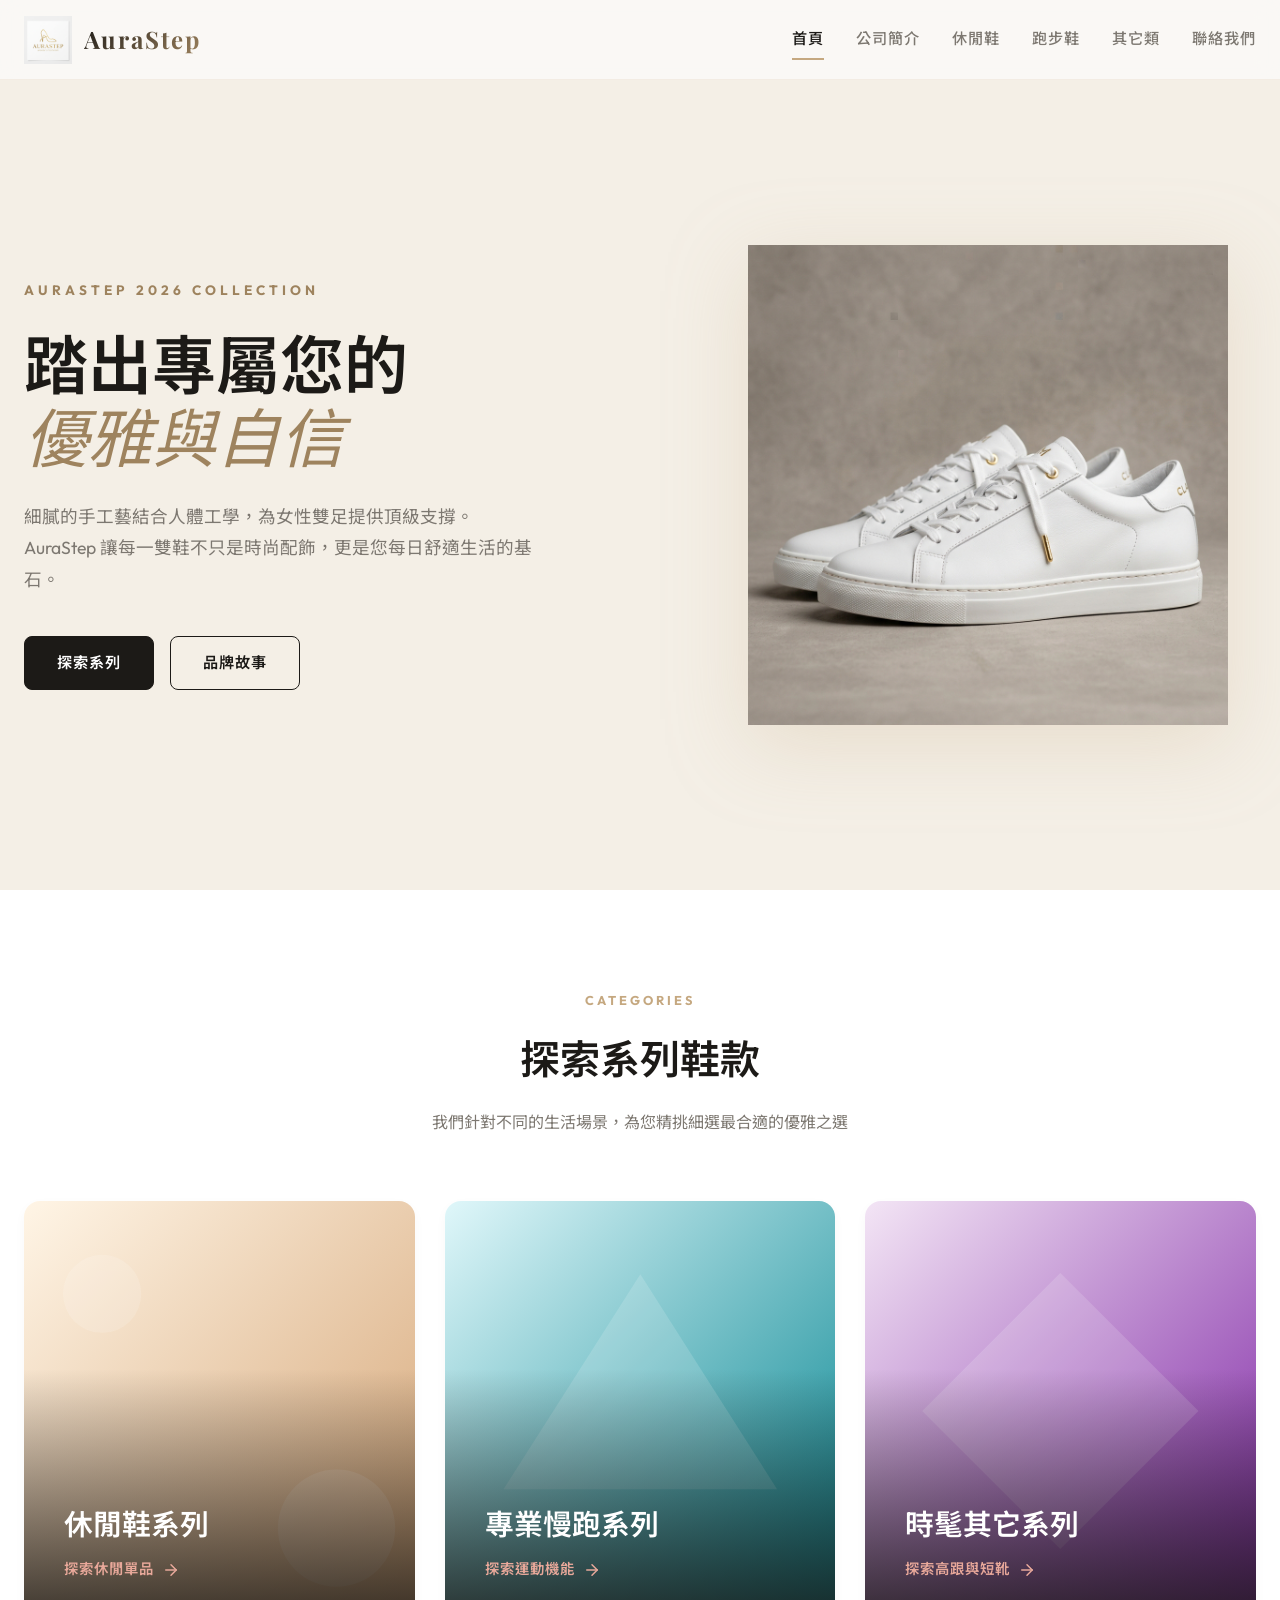
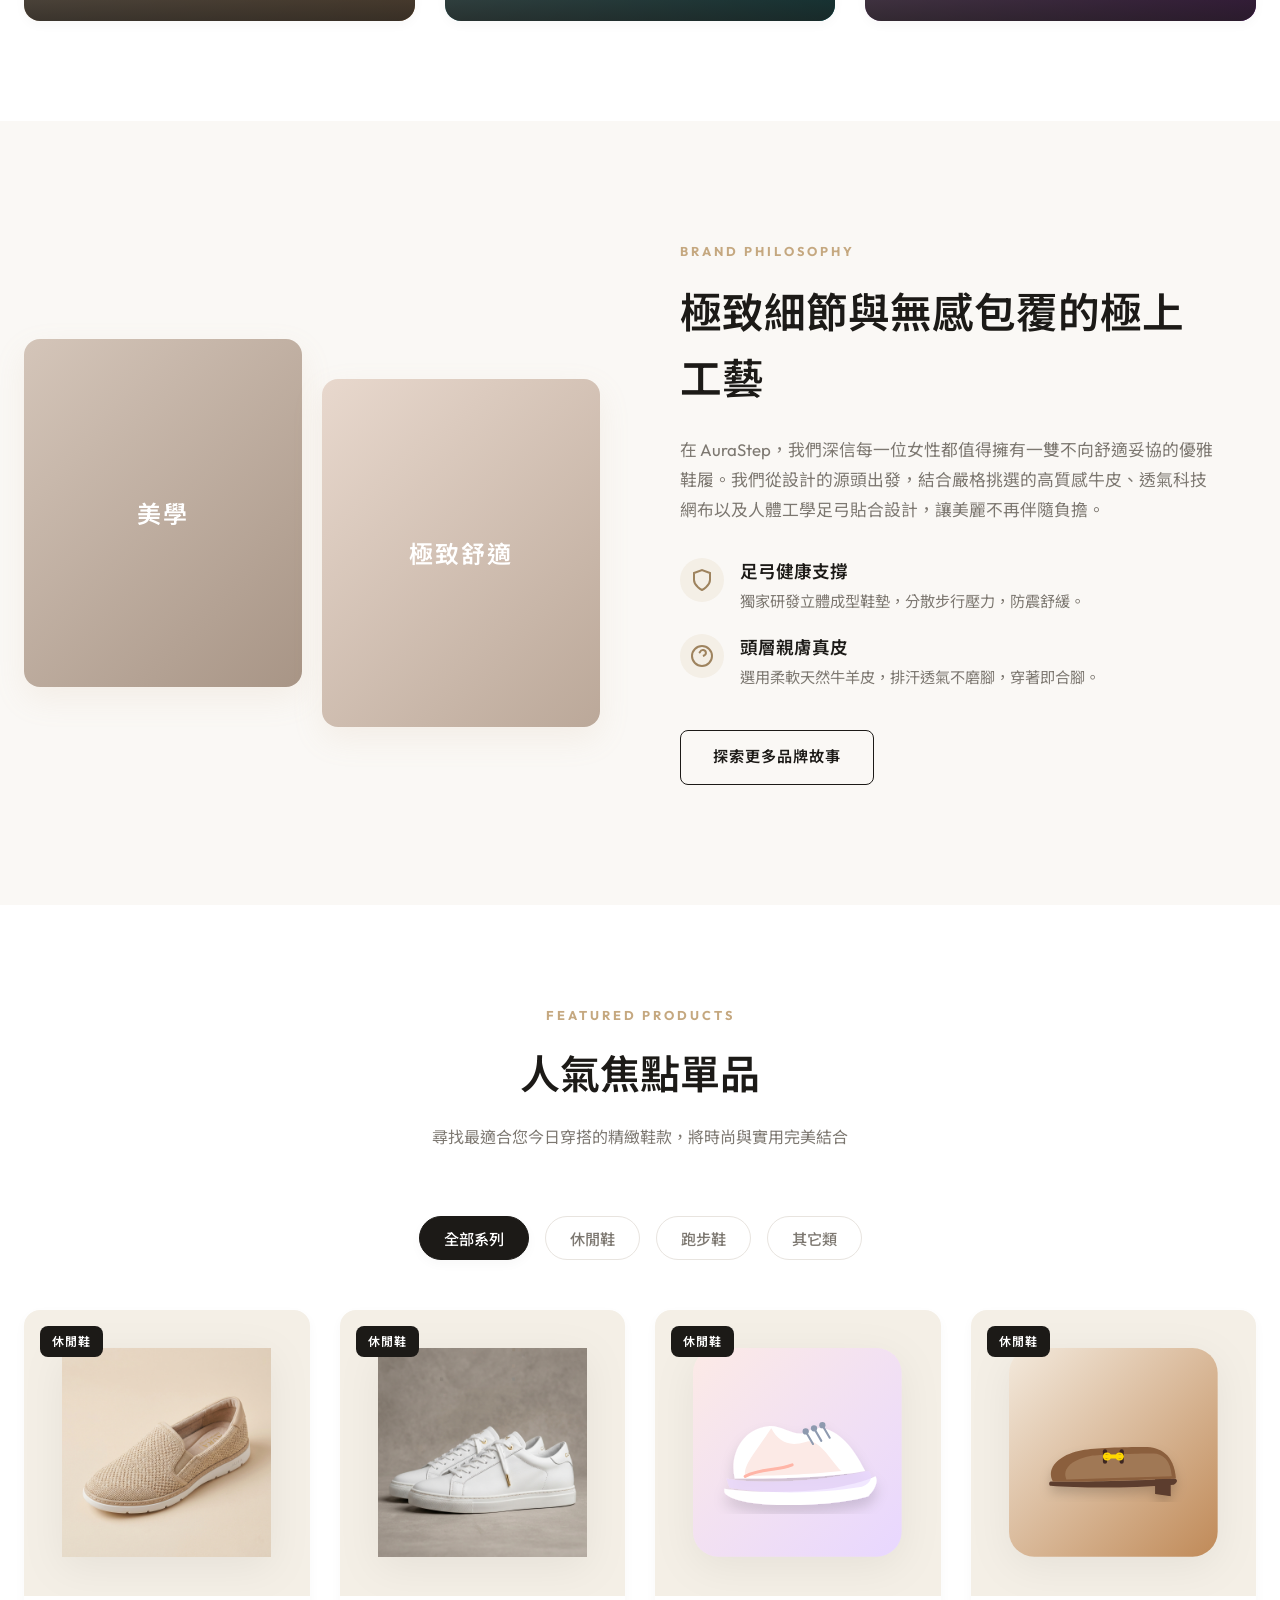
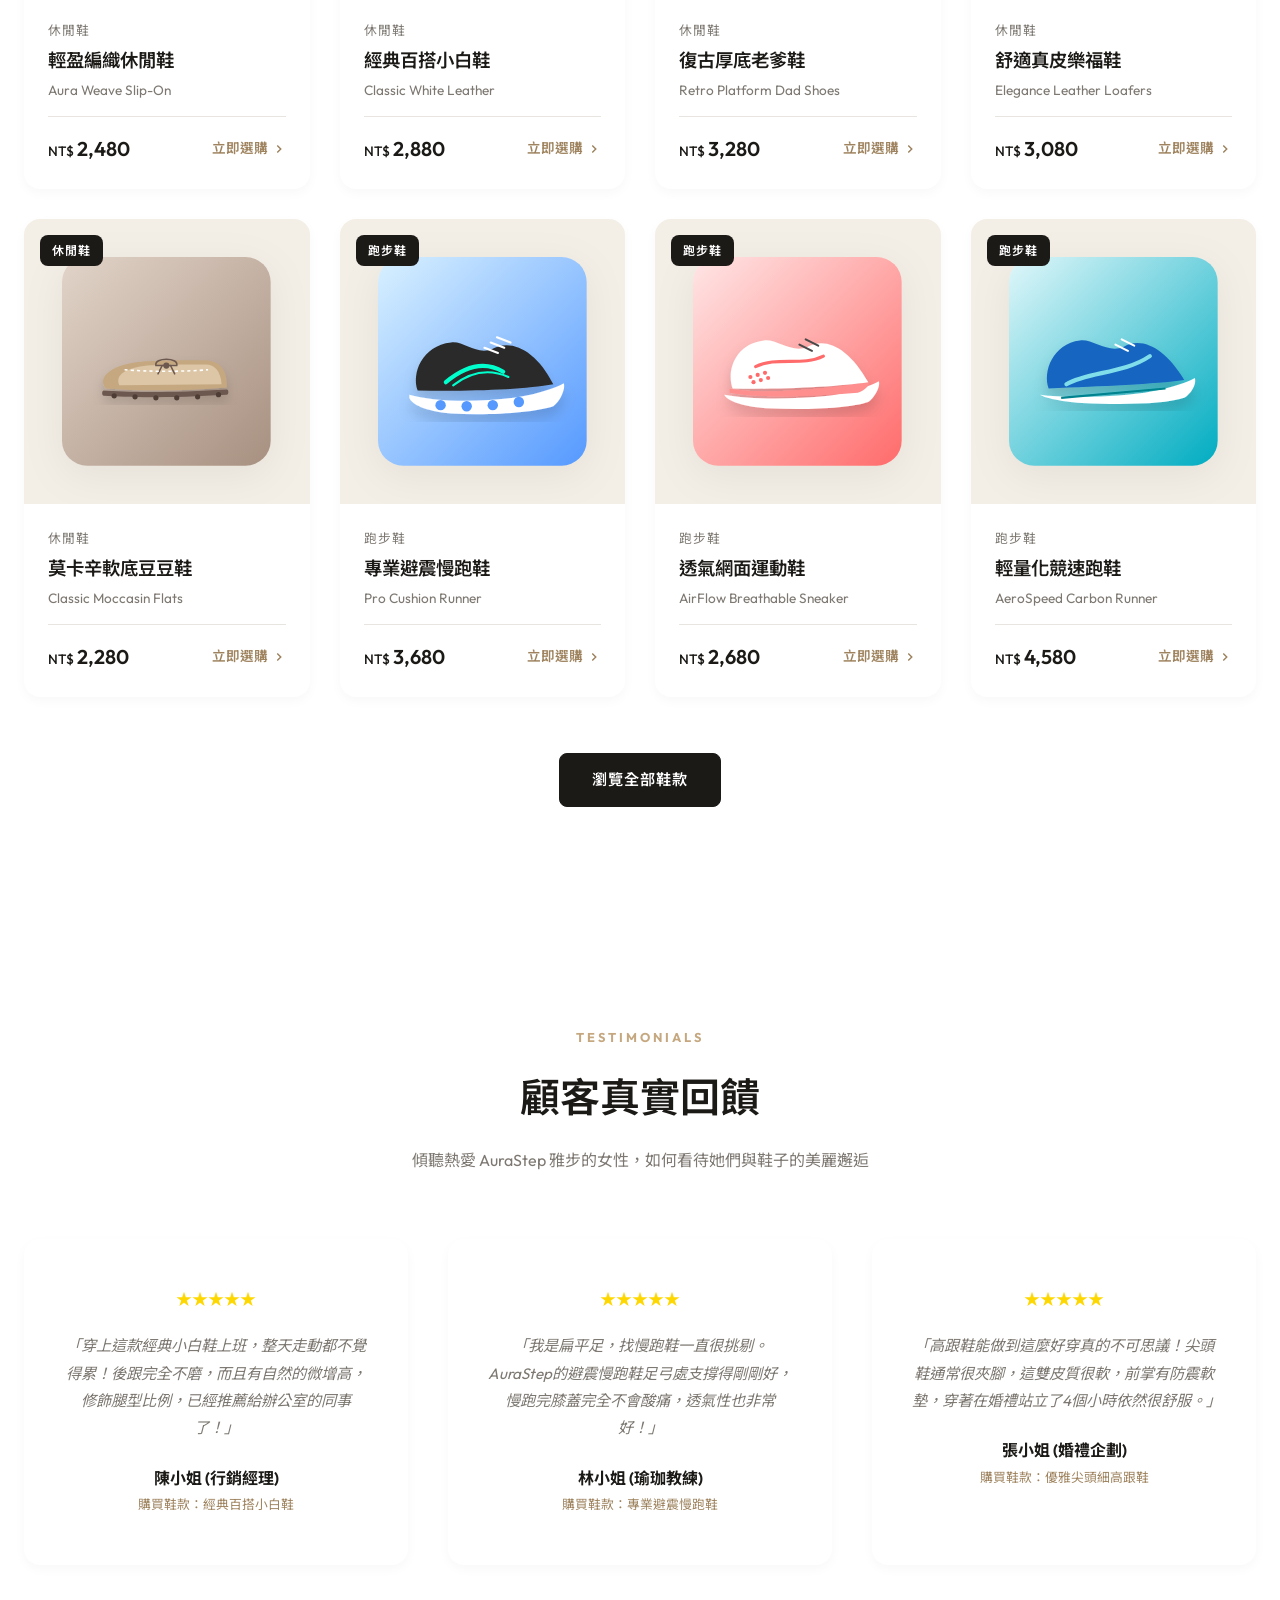
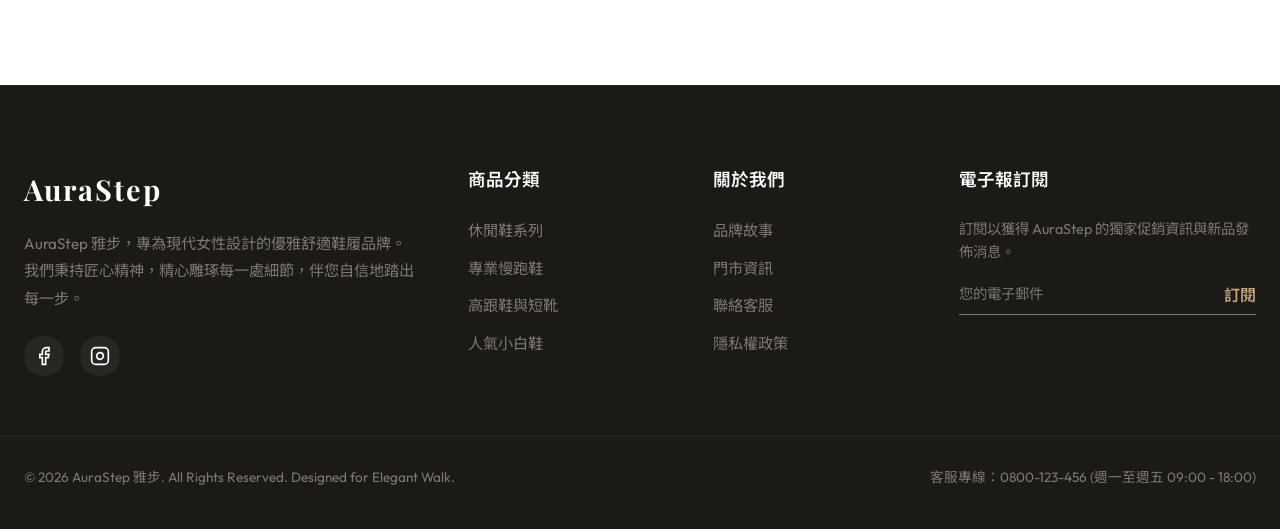
<file: index.html>
<!DOCTYPE html>
<html lang="zh-Hant-TW">
<head>
  <meta charset="UTF-8">
  <meta name="viewport" content="width=device-width, initial-scale=1.0">
  
  <title>若扉 | 女鞋品牌 - 首頁</title>
  <meta name="description" content="精選韓系女鞋、瑪莉珍鞋與百搭小白鞋，讓妳輕鬆打造日常時尚穿搭風格。">
  <meta name="keywords" content="韓系女鞋,厚底鞋,瑪莉珍鞋,小白鞋,流行鞋款,女鞋推薦,女生穿搭">

  <link rel="icon" type="image/png" href="assets/images/logo.png">
  <link rel="stylesheet" href="css/style.css">

  <meta name="google-site-verification" content="f9z-sGEvCYikyAD3snPyMpp1KVEAryxyFhTdiEW4kTY" />


</head>
<body>

  <!-- Header Section -->
  <header>
    <div class="container header-container">
      <div class="logo-wrapper">
        <a href="index.html">
          <img src="assets/images/logo.png" alt="AuraStep Logo" class="logo-img">
          <span class="logo-text">AuraStep</span>
        </a>
      </div>
      
      <!-- Hamburger Menu for Mobile -->
      <button class="hamburger" aria-label="Toggle navigation">
        <span></span>
        <span></span>
        <span></span>
      </button>

      <!-- Navigation links -->
      <nav class="nav-menu">
        <a href="index.html" class="nav-link active">首頁</a>
        <a href="about.html" class="nav-link">公司簡介</a>
        <a href="casual.html" class="nav-link">休閒鞋</a>
        <a href="running.html" class="nav-link">跑步鞋</a>
        <a href="others.html" class="nav-link">其它類</a>
        <a href="contact.html" class="nav-link">聯絡我們</a>
      </nav>
    </div>
  </header>

  <main>
    <!-- Hero Banner Section -->
    <section class="hero">
      <div class="container hero-grid">
        <div class="hero-content">
          <span class="hero-tag">AuraStep 2026 Collection</span>
          <h1 class="hero-title serif-title">
            踏出專屬您的<br>
            <span>優雅與自信</span>
          </h1>
          <p class="hero-description">
            細膩的手工藝結合人體工學，為女性雙足提供頂級支撐。AuraStep 讓每一雙鞋不只是時尚配飾，更是您每日舒適生活的基石。
          </p>
          <div class="hero-cta">
            <a href="casual.html" class="btn btn-primary">探索系列</a>
            <a href="about.html" class="btn btn-secondary">品牌故事</a>
          </div>
        </div>
        <div class="hero-image-wrapper">
          <div class="hero-circle-bg"></div>
          <img src="assets/images/products/雅步小白鞋.png" alt="休閒百搭小白鞋" title="休閒百搭小白鞋" class="hero-img">
        </div>
      </div>
    </section>

    <!-- Category Quick Links Section -->
    <section class="home-categories">
      <div class="container">
        <div class="section-header">
          <span class="section-tag">Categories</span>
          <h2 class="section-title serif-title">探索系列鞋款</h2>
          <p class="section-subtitle">我們針對不同的生活場景，為您精挑細選最合適的優雅之選</p>
        </div>

        <div class="category-grid">
          <!-- Card 1: Casual -->
          <a href="casual.html" class="category-card">
            <!-- Use SVG for card background simulation of custom pattern -->
            <div class="category-card-bg" style="background: linear-gradient(135deg, #FFF5E6 0%, #D4A373 100%);">
              <svg viewBox="0 0 100 100" style="opacity: 0.15; width:100%; height:100%;">
                <circle cx="20" cy="20" r="10" fill="#FFF"/>
                <circle cx="80" cy="80" r="15" fill="#FFF"/>
              </svg>
            </div>
            <div class="category-card-content">
              <h3 class="category-card-title serif-title">休閒鞋系列</h3>
              <span class="category-card-link">
                探索休閒單品 
                <svg width="18" height="18" viewBox="0 0 24 24" fill="none" stroke="currentColor" stroke-width="2" stroke-linecap="round" stroke-linejoin="round"><line x1="5" y1="12" x2="19" y2="12"></line><polyline points="12 5 19 12 12 19"></polyline></svg>
              </span>
            </div>
          </a>

          <!-- Card 2: Running -->
          <a href="running.html" class="category-card">
            <div class="category-card-bg" style="background: linear-gradient(135deg, #E0F7FA 0%, #00838F 100%);">
              <svg viewBox="0 0 100 100" style="opacity: 0.15; width:100%; height:100%;">
                <polygon points="50,15 15,70 85,70" fill="#FFF"/>
              </svg>
            </div>
            <div class="category-card-content">
              <h3 class="category-card-title serif-title">專業慢跑系列</h3>
              <span class="category-card-link">
                探索運動機能
                <svg width="18" height="18" viewBox="0 0 24 24" fill="none" stroke="currentColor" stroke-width="2" stroke-linecap="round" stroke-linejoin="round"><line x1="5" y1="12" x2="19" y2="12"></line><polyline points="12 5 19 12 12 19"></polyline></svg>
              </span>
            </div>
          </a>

          <!-- Card 3: Others -->
          <a href="others.html" class="category-card">
            <div class="category-card-bg" style="background: linear-gradient(135deg, #F3E5F5 0%, #7B1FA2 100%);">
              <svg viewBox="0 0 100 100" style="opacity: 0.15; width:100%; height:100%;">
                <rect x="25" y="25" width="50" height="50" fill="#FFF" transform="rotate(45 50 50)"/>
              </svg>
            </div>
            <div class="category-card-content">
              <h3 class="category-card-title serif-title">時髦其它系列</h3>
              <span class="category-card-link">
                探索高跟與短靴
                <svg width="18" height="18" viewBox="0 0 24 24" fill="none" stroke="currentColor" stroke-width="2" stroke-linecap="round" stroke-linejoin="round"><line x1="5" y1="12" x2="19" y2="12"></line><polyline points="12 5 19 12 12 19"></polyline></svg>
              </span>
            </div>
          </a>
        </div>
      </div>
    </section>

    <!-- Brand Story Teaser Section -->
    <section class="about-teaser">
      <div class="container about-teaser-grid">
        <div class="about-teaser-images">
          <div class="about-teaser-img-box">
            <!-- Simulated background for premium brand image -->
            <div style="width: 100%; aspect-ratio: 0.8; background: linear-gradient(135deg, #D4C5B9 0%, #A89586 100%); display: flex; align-items: center; justify-content: center; color: white;">
              <span class="serif-title" style="font-size: 1.5rem; letter-spacing: 2px;">美學</span>
            </div>
          </div>
          <div class="about-teaser-img-box">
            <!-- Simulated background for premium brand image -->
            <div style="width: 100%; aspect-ratio: 0.8; background: linear-gradient(135deg, #E8D8CD 0%, #BBA899 100%); display: flex; align-items: center; justify-content: center; color: white;">
              <span class="serif-title" style="font-size: 1.5rem; letter-spacing: 2px;">極致舒適</span>
            </div>
          </div>
        </div>
        
        <div class="about-teaser-content">
          <span class="section-tag">Brand Philosophy</span>
          <h2 class="about-teaser-title serif-title">極致細節與無感包覆的極上工藝</h2>
          <p class="about-teaser-text">
            在 AuraStep，我們深信每一位女性都值得擁有一雙不向舒適妥協的優雅鞋履。我們從設計的源頭出發，結合嚴格挑選的高質感牛皮、透氣科技網布以及人體工學足弓貼合設計，讓美麗不再伴隨負擔。
          </p>

          <div class="feature-list">
            <!-- Feature 1 -->
            <div class="feature-item">
              <div class="feature-icon-box">
                <svg width="24" height="24" viewBox="0 0 24 24" fill="none" stroke="currentColor" stroke-width="2"><path d="M12 22s8-4 8-10V5l-8-3-8 3v7c0 6 8 10 8 10z"/></svg>
              </div>
              <div>
                <h4 class="feature-title">足弓健康支撐</h4>
                <p class="feature-desc">獨家研發立體成型鞋墊，分散步行壓力，防震舒緩。</p>
              </div>
            </div>
            <!-- Feature 2 -->
            <div class="feature-item">
              <div class="feature-icon-box">
                <svg width="24" height="24" viewBox="0 0 24 24" fill="none" stroke="currentColor" stroke-width="2"><circle cx="12" cy="12" r="10"/><path d="m9.09 9 1-1a3 3 0 0 1 5.83 1c0 2-3 3-3 3"/><line x1="12" y1="17" x2="12.01" y2="17"/></svg>
              </div>
              <div>
                <h4 class="feature-title">頭層親膚真皮</h4>
                <p class="feature-desc">選用柔軟天然牛羊皮，排汗透氣不磨腳，穿著即合腳。</p>
              </div>
            </div>
          </div>

          <a href="about.html" class="btn btn-secondary">探索更多品牌故事</a>
        </div>
      </div>
    </section>

    <!-- Featured Products Section -->
    <section class="featured-products">
      <div class="container">
        <div class="section-header">
          <span class="section-tag">Featured Products</span>
          <h2 class="section-title serif-title">人氣焦點單品</h2>
          <p class="section-subtitle">尋找最適合您今日穿搭的精緻鞋款，將時尚與實用完美結合</p>
        </div>

        <!-- Tab filter bar -->
        <div class="filter-bar">
          <button class="filter-btn active" data-filter="all">全部系列</button>
          <button class="filter-btn" data-filter="casual">休閒鞋</button>
          <button class="filter-btn" data-filter="running">跑步鞋</button>
          <button class="filter-btn" data-filter="others">其它類</button>
        </div>

        <!-- Target Grid for Dynamic rendering -->
        <div id="home-products-grid" class="products-grid">
          <!-- Dynamically populated by JS -->
        </div>

        <div style="text-align: center; margin-top: 56px;">
          <a href="casual.html" class="btn btn-primary" id="see-more-link">瀏覽全部鞋款</a>
        </div>
      </div>
    </section>

    <!-- Testimonials Slider Section -->
    <section class="about-teaser" style="background-color: var(--neutral-white); padding-bottom: 120px;">
      <div class="container">
        <div class="section-header">
          <span class="section-tag">Testimonials</span>
          <h2 class="section-title serif-title">顧客真實回饋</h2>
          <p class="section-subtitle">傾聽熱愛 AuraStep 雅步的女性，如何看待她們與鞋子的美麗邂逅</p>
        </div>

        <div class="values-grid">
          <!-- Review 1 -->
          <div class="value-card">
            <div style="display:flex; justify-content: center; gap: 4px; color:#FFD700; margin-bottom: 20px;">
              ★★★★★
            </div>
            <p style="font-style: italic; color: var(--neutral-gray); margin-bottom: 24px; font-size: 0.95rem; line-height: 1.8;">
              「穿上這款經典小白鞋上班，整天走動都不覺得累！後跟完全不磨，而且有自然的微增高，修飾腿型比例，已經推薦給辦公室的同事了！」
            </p>
            <h5 style="font-weight:700; font-size: 1rem; color: var(--neutral-dark);">陳小姐 (行銷經理)</h5>
            <span style="font-size:0.8rem; color: var(--primary-dark);">購買鞋款：經典百搭小白鞋</span>
          </div>

          <!-- Review 2 -->
          <div class="value-card">
            <div style="display:flex; justify-content: center; gap: 4px; color:#FFD700; margin-bottom: 20px;">
              ★★★★★
            </div>
            <p style="font-style: italic; color: var(--neutral-gray); margin-bottom: 24px; font-size: 0.95rem; line-height: 1.8;">
              「我是扁平足，找慢跑鞋一直很挑剔。AuraStep的避震慢跑鞋足弓處支撐得剛剛好，慢跑完膝蓋完全不會酸痛，透氣性也非常好！」
            </p>
            <h5 style="font-weight:700; font-size: 1rem; color: var(--neutral-dark);">林小姐 (瑜珈教練)</h5>
            <span style="font-size:0.8rem; color: var(--primary-dark);">購買鞋款：專業避震慢跑鞋</span>
          </div>

          <!-- Review 3 -->
          <div class="value-card">
            <div style="display:flex; justify-content: center; gap: 4px; color:#FFD700; margin-bottom: 20px;">
              ★★★★★
            </div>
            <p style="font-style: italic; color: var(--neutral-gray); margin-bottom: 24px; font-size: 0.95rem; line-height: 1.8;">
              「高跟鞋能做到這麼好穿真的不可思議！尖頭鞋通常很夾腳，這雙皮質很軟，前掌有防震軟墊，穿著在婚禮站立了4個小時依然很舒服。」
            </p>
            <h5 style="font-weight:700; font-size: 1rem; color: var(--neutral-dark);">張小姐 (婚禮企劃)</h5>
            <span style="font-size:0.8rem; color: var(--primary-dark);">購買鞋款：優雅尖頭細高跟鞋</span>
          </div>
        </div>
      </div>
    </section>
  </main>

  <!-- Footer Section -->
  <footer>
    <div class="container footer-grid">
      <!-- Brand column -->
      <div class="footer-brand">
        <h3 class="footer-logo-text">AuraStep</h3>
        <p>AuraStep 雅步，專為現代女性設計的優雅舒適鞋履品牌。我們秉持匠心精神，精心雕琢每一處細節，伴您自信地踏出每一步。</p>
        <div class="footer-socials">
          <a href="#" class="social-icon" aria-label="Facebook">
            <svg width="20" height="20" viewBox="0 0 24 24" fill="none" stroke="currentColor" stroke-width="2"><path d="M18 2h-3a5 5 0 0 0-5 5v3H7v4h3v8h4v-8h3l1-4h-4V7a1 1 0 0 1 1-1h3z"/></svg>
          </a>
          <a href="#" class="social-icon" aria-label="Instagram">
            <svg width="20" height="20" viewBox="0 0 24 24" fill="none" stroke="currentColor" stroke-width="2"><rect x="2" y="2" width="20" height="20" rx="5" ry="5"/><path d="M16 11.37A4 4 0 1 1 12.63 8 4 4 0 0 1 16 11.37z"/><line x1="17.5" y1="6.5" x2="17.51" y2="6.5"/></svg>
          </a>
        </div>
      </div>

      <!-- Links column 1 -->
      <div>
        <h4 class="footer-heading">商品分類</h4>
        <ul class="footer-links">
          <li><a href="casual.html">休閒鞋系列</a></li>
          <li><a href="running.html">專業慢跑鞋</a></li>
          <li><a href="others.html">高跟鞋與短靴</a></li>
          <li><a href="casual.html">人氣小白鞋</a></li>
        </ul>
      </div>

      <!-- Links column 2 -->
      <div>
        <h4 class="footer-heading">關於我們</h4>
        <ul class="footer-links">
          <li><a href="about.html">品牌故事</a></li>
          <li><a href="contact.html">門市資訊</a></li>
          <li><a href="contact.html">聯絡客服</a></li>
          <li><a href="#">隱私權政策</a></li>
        </ul>
      </div>

      <!-- Newsletter column -->
      <div class="footer-newsletter">
        <h4 class="footer-heading">電子報訂閱</h4>
        <p>訂閱以獲得 AuraStep 的獨家促銷資訊與新品發佈消息。</p>
        <form class="newsletter-form">
          <input type="email" placeholder="您的電子郵件" class="newsletter-input" required>
          <button type="submit" class="newsletter-btn">訂閱</button>
        </form>
      </div>
    </div>

    <!-- Bottom copyright -->
    <div class="container footer-bottom">
      <p>&copy; 2026 AuraStep 雅步. All Rights Reserved. Designed for Elegant Walk.</p>
      <p>客服專線：0800-123-456 (週一至週五 09:00 - 18:00)</p>
    </div>
  </footer>

  <!-- Include Scripts -->
  <script src="js/products.js"></script>
  <script src="js/main.js"></script>
  
  <script>
    // Home-specific Dynamic Products Grid Rendering & Filtering
    document.addEventListener('DOMContentLoaded', () => {
      renderHomeProducts('all');
      initTabFilters();
    });

    function renderHomeProducts(filterCategory) {
      const grid = document.getElementById('home-products-grid');
      if (!grid) return;

      grid.innerHTML = '';
      
      // Get products (limit to maximum 8 on homepage)
      let filtered = products;
      if (filterCategory !== 'all') {
        filtered = products.filter(p => p.category === filterCategory);
      }
      
      const displayProducts = filtered.slice(0, 8);

      if (displayProducts.length === 0) {
        grid.innerHTML = '<div style="grid-column: 1/-1; text-align: center; color: var(--neutral-gray); padding: 40px 0;">暫無此分類商品</div>';
        return;
      }

      displayProducts.forEach(product => {
        const card = document.createElement('div');
        card.className = 'product-card';
        
        let mediaContent = '';
        if (product.isSVG) {
          mediaContent = product.svgContent;
        } else {
          mediaContent = `<img src="${product.image}" alt="${product.name}">`;
        }

        const categoryLabels = {
          'casual': '休閒鞋',
          'running': '跑步鞋',
          'others': '其它類'
        };

        card.innerHTML = `
          <div class="product-img-box">
            ${mediaContent}
            <span class="product-tag">${categoryLabels[product.category] || '新品'}</span>
            <div class="product-action-overlay">
              <a href="product.html?id=${product.id}" class="quick-view-btn">查看商品細節</a>
            </div>
          </div>
          <div class="product-info">
            <div>
              <span class="product-category-text">${categoryLabels[product.category]}</span>
              <h3 class="product-name-title">${product.name}</h3>
              <p class="product-en-name">${product.englishName}</p>
            </div>
            <div class="product-footer">
              <span class="product-price">${product.price.toLocaleString()}</span>
              <a href="product.html?id=${product.id}" class="view-detail-link">
                立即選購
                <svg width="14" height="14" viewBox="0 0 24 24" fill="none" stroke="currentColor" stroke-width="2.5"><polyline points="9 18 15 12 9 6"></polyline></svg>
              </a>
            </div>
          </div>
        `;
        
        grid.appendChild(card);
      });

      // Update the "See More" link target category page
      const seeMoreBtn = document.getElementById('see-more-link');
      if (seeMoreBtn) {
        if (filterCategory === 'casual') {
          seeMoreBtn.href = 'casual.html';
          seeMoreBtn.innerText = '瀏覽更多休閒鞋';
        } else if (filterCategory === 'running') {
          seeMoreBtn.href = 'running.html';
          seeMoreBtn.innerText = '瀏覽更多跑步鞋';
        } else if (filterCategory === 'others') {
          seeMoreBtn.href = 'others.html';
          seeMoreBtn.innerText = '瀏覽更多高跟鞋與靴子';
        } else {
          seeMoreBtn.href = 'casual.html';
          seeMoreBtn.innerText = '瀏覽全部鞋款';
        }
      }
    }

    function initTabFilters() {
      const buttons = document.querySelectorAll('.filter-btn');
      buttons.forEach(button => {
        button.addEventListener('click', () => {
          // Remove active class from other buttons
          buttons.forEach(b => b.classList.remove('active'));
          
          // Add active class to clicked button
          button.classList.add('active');
          
          // Render filtered products
          const category = button.getAttribute('data-filter');
          renderHomeProducts(category);
        });
      });
    }
  </script>
</body>
</html>
</file>
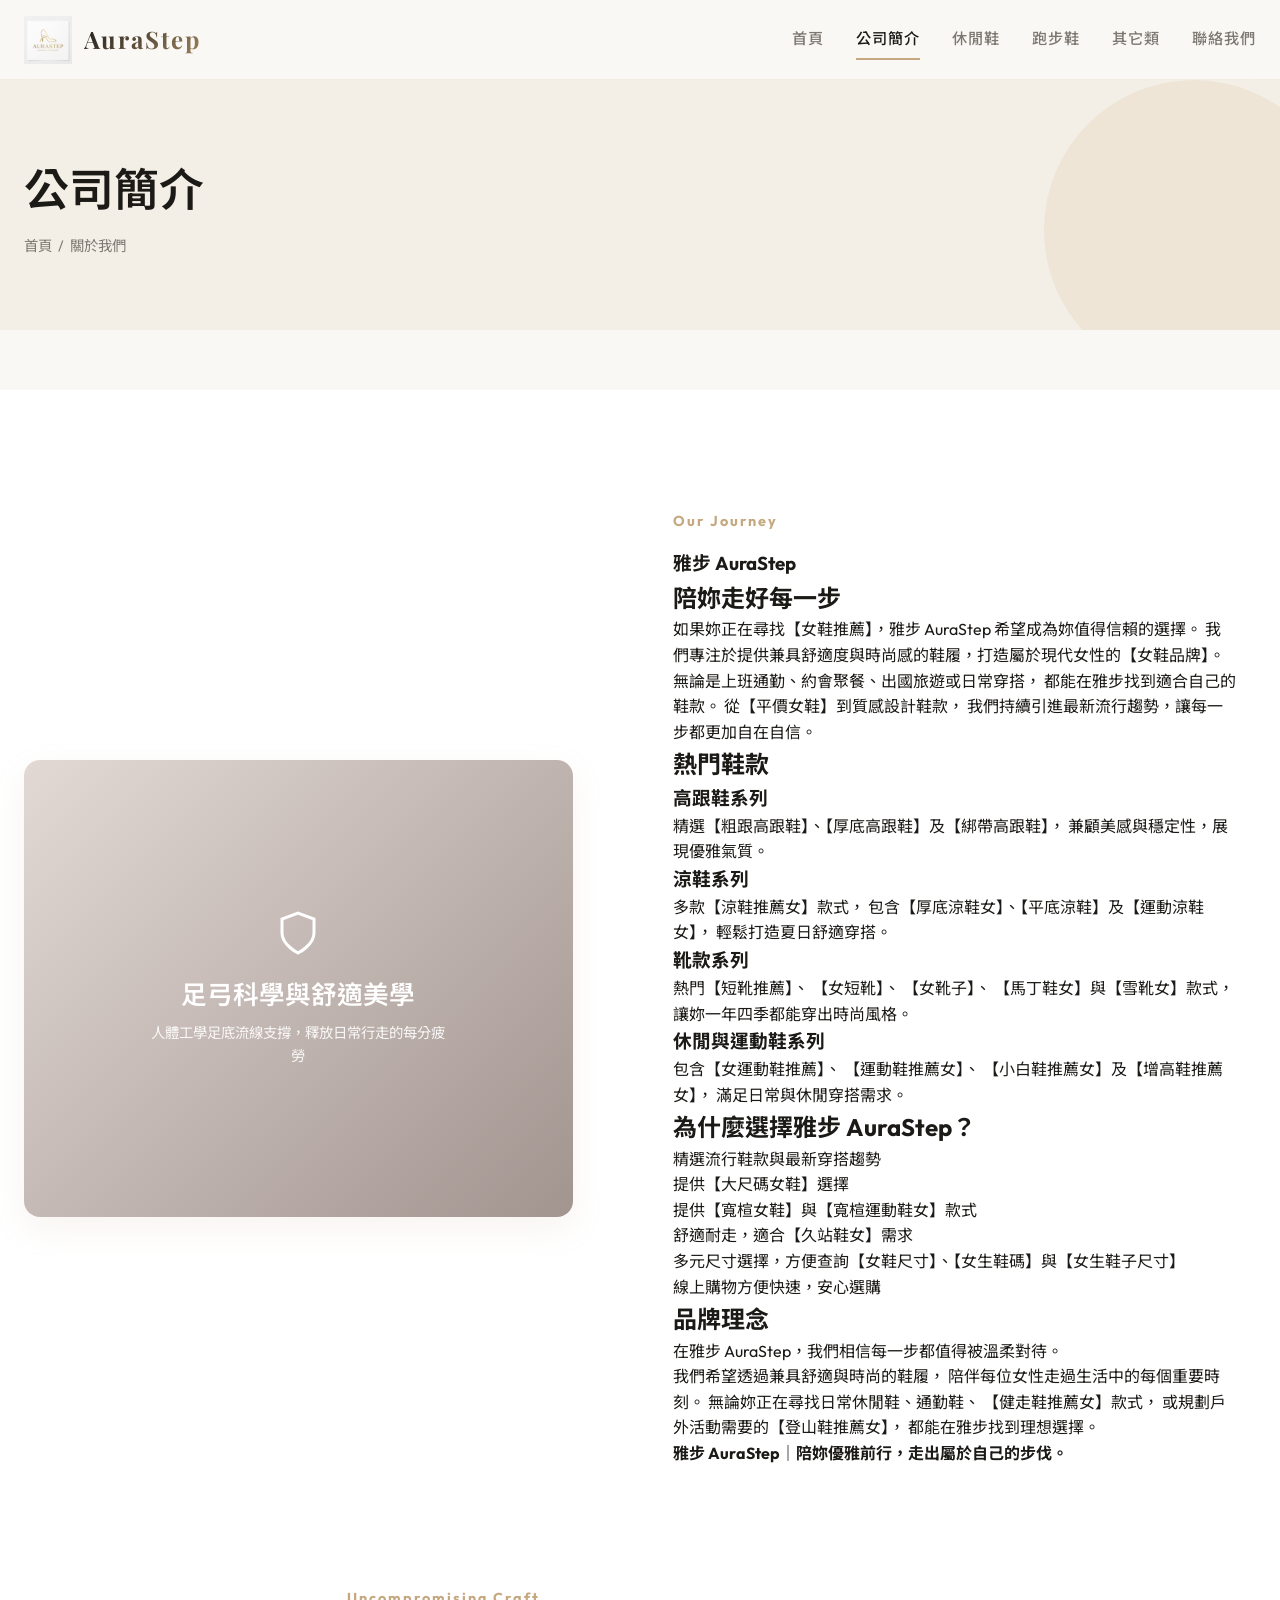
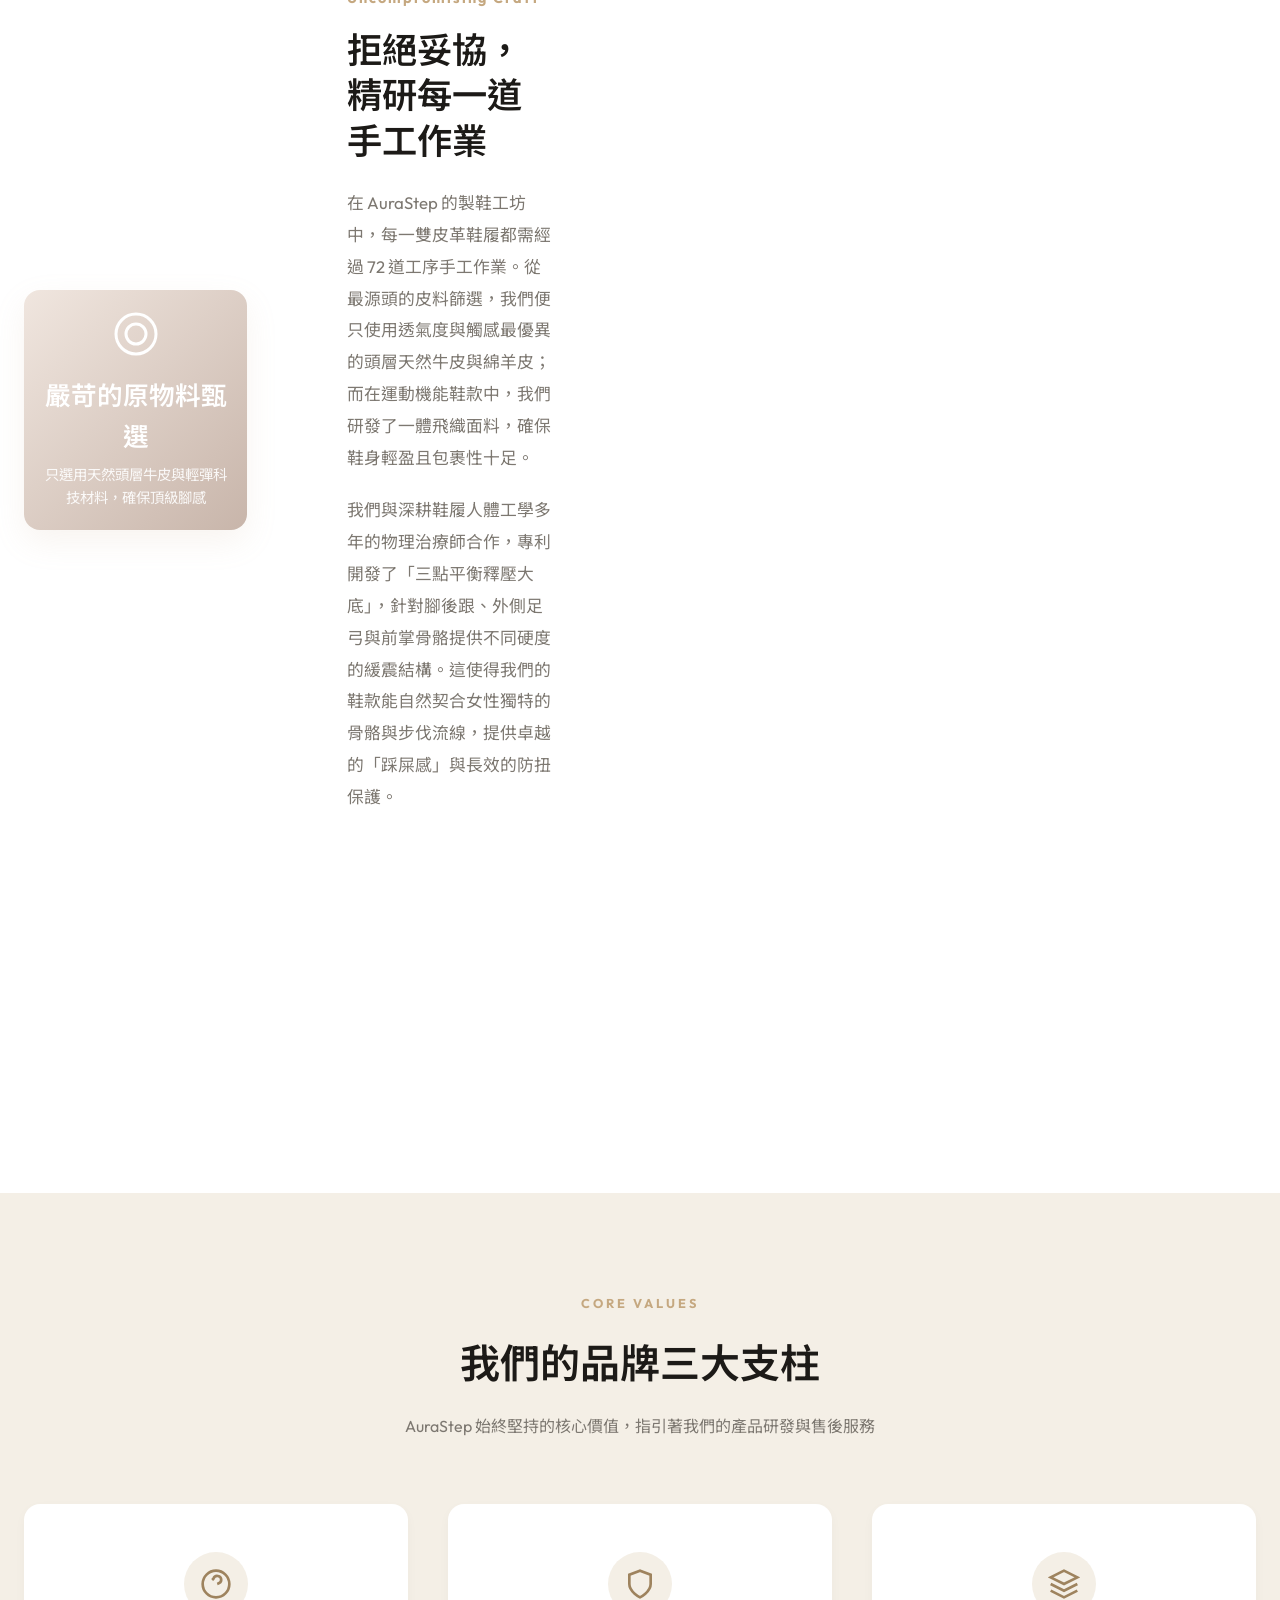
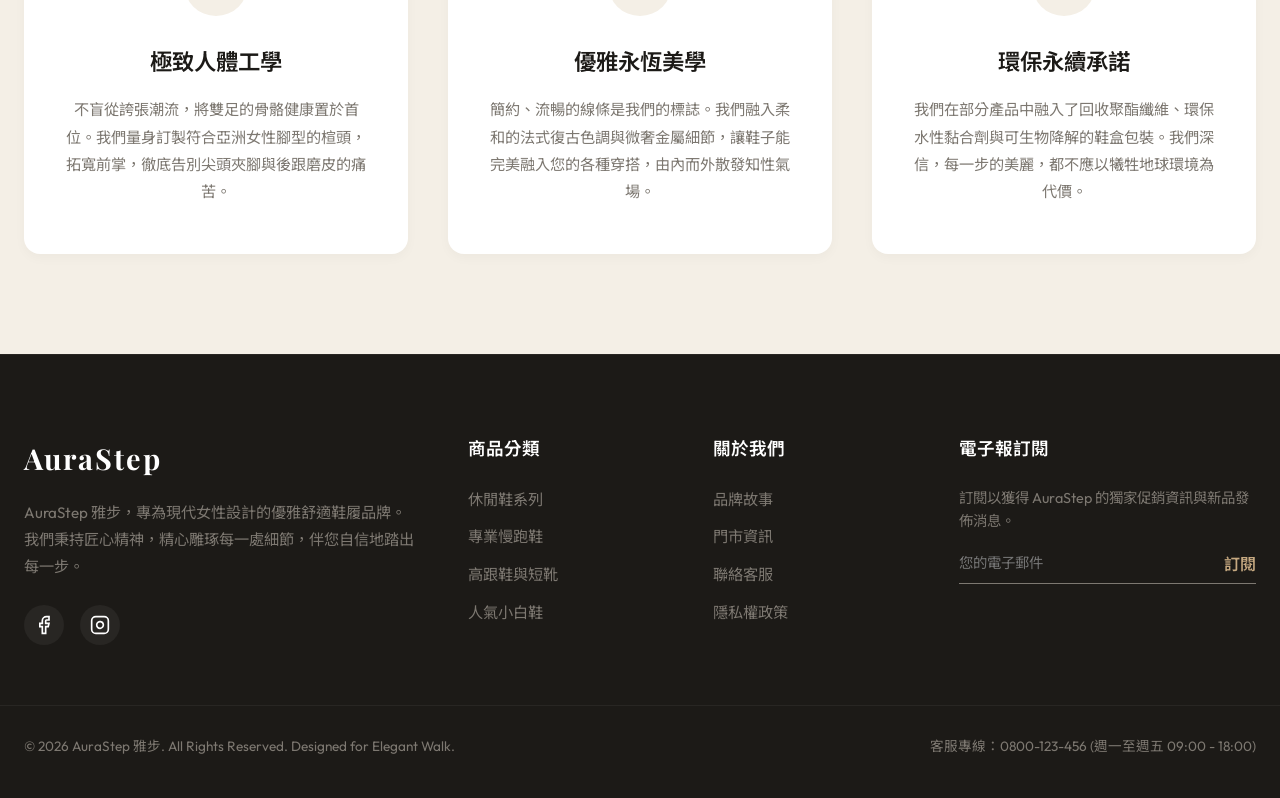
<file: about.html>
<!DOCTYPE html>
<html lang="zh-Hant-TW">
<head>
  <meta charset="UTF-8">
  <meta name="viewport" content="width=device-width, initial-scale=1.0">
  <meta name="description" content="AuraStep 雅步的品牌故事。了解我們如何結合匠人手工工藝、人體工學健康足弓設計與環保永續理念，為每一位現代女性打造極致舒適的足下體驗。">
  <title>AuraStep 雅步 | 關於我們 - 品牌故事與工藝理念</title>
  <link rel="icon" type="image/png" href="assets/images/logo.png">
  <link rel="stylesheet" href="css/style.css">
</head>
<body>

  <!-- Header Section -->
  <header>
    <div class="container header-container">
      <div class="logo-wrapper">
        <a href="index.html">
          <img src="assets/images/logo.png" alt="AuraStep Logo" class="logo-img">
          <span class="logo-text">AuraStep</span>
        </a>
      </div>
      
      <!-- Hamburger Menu for Mobile -->
      <button class="hamburger" aria-label="Toggle navigation">
        <span></span>
        <span></span>
        <span></span>
      </button>

      <!-- Navigation links -->
      <nav class="nav-menu">
        <a href="index.html" class="nav-link">首頁</a>
        <a href="about.html" class="nav-link active">公司簡介</a>
        <a href="casual.html" class="nav-link">休閒鞋</a>
        <a href="running.html" class="nav-link">跑步鞋</a>
        <a href="others.html" class="nav-link">其它類</a>
        <a href="contact.html" class="nav-link">聯絡我們</a>
      </nav>
    </div>
  </header>

  <main>
    <!-- Page Banner -->
    <section class="page-banner">
      <div class="container page-banner-content">
        <h1 class="page-banner-title serif-title">公司簡介</h1>
        <div class="page-banner-breadcrumbs">
          <a href="index.html">首頁</a> &nbsp;/&nbsp; <span>關於我們</span>
        </div>
      </div>
    </section>

    <!-- Brand Story Main Section -->
    <section class="about-story-section">
      <div class="container">
        <!-- Row 1: The Origin -->
        <div class="story-row">
          <div class="story-image-box">
            <!-- Simulated background representing craftsmanship -->
            <div style="width: 100%; aspect-ratio: 1.2; background: linear-gradient(135deg, #E2D9D5 0%, #A2948F 100%); display: flex; flex-direction:column; align-items: center; justify-content: center; color: white; padding: 20px; text-align: center;">
              <svg width="48" height="48" viewBox="0 0 24 24" fill="none" stroke="currentColor" stroke-width="1.5" style="margin-bottom: 16px;"><path d="M12 22s8-4 8-10V5l-8-3-8 3v7c0 6 8 10 8 10z"/></svg>
              <h3 class="serif-title" style="font-size: 1.6rem; margin-bottom: 8px;">足弓科學與舒適美學</h3>
              <p style="font-size: 0.9rem; max-width: 300px; opacity: 0.9;">人體工學足底流線支撐，釋放日常行走的每分疲勞</p>
            </div>
          </div>
          <div class="story-content-box">
            <span class="story-subtitle">Our Journey</span>
           <section class="brand-hero">
  <h1>雅步 AuraStep</h1>
  <h2>陪妳走好每一步</h2>

  <p>
    如果妳正在尋找【女鞋推薦】，雅步 AuraStep 希望成為妳值得信賴的選擇。
    我們專注於提供兼具舒適度與時尚感的鞋履，打造屬於現代女性的【女鞋品牌】。
  </p>

  <p>
    無論是上班通勤、約會聚餐、出國旅遊或日常穿搭，
    都能在雅步找到適合自己的鞋款。
    從【平價女鞋】到質感設計鞋款，
    我們持續引進最新流行趨勢，讓每一步都更加自在自信。
  </p>
</section>

<section class="popular-products">
  <h2>熱門鞋款</h2>

  <div class="product-category">
    <h3>高跟鞋系列</h3>
    <p>
      精選【粗跟高跟鞋】、【厚底高跟鞋】及【綁帶高跟鞋】，
      兼顧美感與穩定性，展現優雅氣質。
    </p>
  </div>

  <div class="product-category">
    <h3>涼鞋系列</h3>
    <p>
      多款【涼鞋推薦女】款式，
      包含【厚底涼鞋女】、【平底涼鞋】及【運動涼鞋女】，
      輕鬆打造夏日舒適穿搭。
    </p>
  </div>

  <div class="product-category">
    <h3>靴款系列</h3>
    <p>
      熱門【短靴推薦】、
      【女短靴】、
      【女靴子】、
      【馬丁鞋女】與【雪靴女】款式，
      讓妳一年四季都能穿出時尚風格。
    </p>
  </div>

  <div class="product-category">
    <h3>休閒與運動鞋系列</h3>
    <p>
      包含【女運動鞋推薦】、
      【運動鞋推薦女】、
      【小白鞋推薦女】及【增高鞋推薦女】，
      滿足日常與休閒穿搭需求。
    </p>
  </div>
</section>

<section class="why-choose-us">
  <h2>為什麼選擇雅步 AuraStep？</h2>

  <ul>
    <li>精選流行鞋款與最新穿搭趨勢</li>
    <li>提供【大尺碼女鞋】選擇</li>
    <li>提供【寬楦女鞋】與【寬楦運動鞋女】款式</li>
    <li>舒適耐走，適合【久站鞋女】需求</li>
    <li>多元尺寸選擇，方便查詢【女鞋尺寸】、【女生鞋碼】與【女生鞋子尺寸】</li>
    <li>線上購物方便快速，安心選購</li>
  </ul>
</section>

<section class="brand-story">
  <h2>品牌理念</h2>

  <p>
    在雅步 AuraStep，我們相信每一步都值得被溫柔對待。
  </p>

  <p>
    我們希望透過兼具舒適與時尚的鞋履，
    陪伴每位女性走過生活中的每個重要時刻。
    無論妳正在尋找日常休閒鞋、通勤鞋、
    【健走鞋推薦女】款式，
    或規劃戶外活動需要的【登山鞋推薦女】，
    都能在雅步找到理想選擇。
  </p>

  <p>
    <strong>雅步 AuraStep｜陪妳優雅前行，走出屬於自己的步伐。</strong>
  </p>
</section>
        </div>

        <!-- Row 2: Craftsmanship -->
        <div class="story-row">
          <div class="story-image-box">
            <!-- Simulated background representing materials selection -->
            <div style="width: 100%; aspect-ratio: 1.2; background: linear-gradient(135deg, #F0E6DF 0%, #C8B5AA 100%); display: flex; flex-direction:column; align-items: center; justify-content: center; color: white; padding: 20px; text-align: center;">
              <svg width="48" height="48" viewBox="0 0 24 24" fill="none" stroke="currentColor" stroke-width="1.5" style="margin-bottom: 16px;"><path d="M12 2a10 10 0 0 1 10 10c0 5.523-4.477 10-10 10S2 17.523 2 12S6.477 2 12 2zm0 5a5 5 0 1 0 0 10 5 5 0 0 0 0-10z"/></svg>
              <h3 class="serif-title" style="font-size: 1.6rem; margin-bottom: 8px;">嚴苛的原物料甄選</h3>
              <p style="font-size: 0.9rem; max-width: 300px; opacity: 0.9;">只選用天然頭層牛皮與輕彈科技材料，確保頂級腳感</p>
            </div>
          </div>
          <div class="story-content-box">
            <span class="story-subtitle">Uncompromising Craft</span>
            <h2 class="story-title serif-title">拒絕妥協，精研每一道手工作業</h2>
            <p class="story-text">
              在 AuraStep 的製鞋工坊中，每一雙皮革鞋履都需經過 72 道工序手工作業。從最源頭的皮料篩選，我們便只使用透氣度與觸感最優異的頭層天然牛皮與綿羊皮；而在運動機能鞋款中，我們研發了一體飛織面料，確保鞋身輕盈且包裹性十足。
            </p>
            <p class="story-text">
              我們與深耕鞋履人體工學多年的物理治療師合作，專利開發了「三點平衡釋壓大底」，針對腳後跟、外側足弓與前掌骨骼提供不同硬度的緩震結構。這使得我們的鞋款能自然契合女性獨特的骨骼與步伐流線，提供卓越的「踩屎感」與長效的防扭保護。
            </p>
          </div>
        </div>
      </div>
    </section>

    <!-- Brand Core Values -->
    <section class="values-section">
      <div class="container">
        <div class="section-header">
          <span class="section-tag">Core Values</span>
          <h2 class="section-title serif-title">我們的品牌三大支柱</h2>
          <p class="section-subtitle">AuraStep 始終堅持的核心價值，指引著我們的產品研發與售後服務</p>
        </div>

        <div class="values-grid">
          <!-- Value 1 -->
          <div class="value-card">
            <div class="value-icon-box">
              <svg width="32" height="32" viewBox="0 0 24 24" fill="none" stroke="currentColor" stroke-width="2"><circle cx="12" cy="12" r="10"/><path d="m9.09 9 1-1a3 3 0 0 1 5.83 1c0 2-3 3-3 3"/><line x1="12" y1="17" x2="12.01" y2="17"/></svg>
            </div>
            <h3 class="value-title serif-title">極致人體工學</h3>
            <p class="value-desc">
              不盲從誇張潮流，將雙足的骨骼健康置於首位。我們量身訂製符合亞洲女性腳型的楦頭，拓寬前掌，徹底告別尖頭夾腳與後跟磨皮的痛苦。
            </p>
          </div>

          <!-- Value 2 -->
          <div class="value-card">
            <div class="value-icon-box">
              <svg width="32" height="32" viewBox="0 0 24 24" fill="none" stroke="currentColor" stroke-width="2"><path d="M12 22s8-4 8-10V5l-8-3-8 3v7c0 6 8 10 8 10z"/></svg>
            </div>
            <h3 class="value-title serif-title">優雅永恆美學</h3>
            <p class="value-desc">
              簡約、流暢的線條是我們的標誌。我們融入柔和的法式復古色調與微奢金屬細節，讓鞋子能完美融入您的各種穿搭，由內而外散發知性氣場。
            </p>
          </div>

          <!-- Value 3 -->
          <div class="value-card">
            <div class="value-icon-box">
              <svg width="32" height="32" viewBox="0 0 24 24" fill="none" stroke="currentColor" stroke-width="2"><path d="M12 2L2 7l10 5 10-5-10-5zM2 17l10 5 10-5M2 12l10 5 10-5"/></svg>
            </div>
            <h3 class="value-title serif-title">環保永續承諾</h3>
            <p class="value-desc">
              我們在部分產品中融入了回收聚酯纖維、環保水性黏合劑與可生物降解的鞋盒包裝。我們深信，每一步的美麗，都不應以犧牲地球環境為代價。
            </p>
          </div>
        </div>
      </div>
    </section>
  </main>

  <!-- Footer Section -->
  <footer>
    <div class="container footer-grid">
      <!-- Brand column -->
      <div class="footer-brand">
        <h3 class="footer-logo-text">AuraStep</h3>
        <p>AuraStep 雅步，專為現代女性設計的優雅舒適鞋履品牌。我們秉持匠心精神，精心雕琢每一處細節，伴您自信地踏出每一步。</p>
        <div class="footer-socials">
          <a href="#" class="social-icon" aria-label="Facebook">
            <svg width="20" height="20" viewBox="0 0 24 24" fill="none" stroke="currentColor" stroke-width="2"><path d="M18 2h-3a5 5 0 0 0-5 5v3H7v4h3v8h4v-8h3l1-4h-4V7a1 1 0 0 1 1-1h3z"/></svg>
          </a>
          <a href="#" class="social-icon" aria-label="Instagram">
            <svg width="20" height="20" viewBox="0 0 24 24" fill="none" stroke="currentColor" stroke-width="2"><rect x="2" y="2" width="20" height="20" rx="5" ry="5"/><path d="M16 11.37A4 4 0 1 1 12.63 8 4 4 0 0 1 16 11.37z"/><line x1="17.5" y1="6.5" x2="17.51" y2="6.5"/></svg>
          </a>
        </div>
      </div>

      <!-- Links column 1 -->
      <div>
        <h4 class="footer-heading">商品分類</h4>
        <ul class="footer-links">
          <li><a href="casual.html">休閒鞋系列</a></li>
          <li><a href="running.html">專業慢跑鞋</a></li>
          <li><a href="others.html">高跟鞋與短靴</a></li>
          <li><a href="casual.html">人氣小白鞋</a></li>
        </ul>
      </div>

      <!-- Links column 2 -->
      <div>
        <h4 class="footer-heading">關於我們</h4>
        <ul class="footer-links">
          <li><a href="about.html">品牌故事</a></li>
          <li><a href="contact.html">門市資訊</a></li>
          <li><a href="contact.html">聯絡客服</a></li>
          <li><a href="#">隱私權政策</a></li>
        </ul>
      </div>

      <!-- Newsletter column -->
      <div class="footer-newsletter">
        <h4 class="footer-heading">電子報訂閱</h4>
        <p>訂閱以獲得 AuraStep 的獨家促銷資訊與新品發佈消息。</p>
        <form class="newsletter-form">
          <input type="email" placeholder="您的電子郵件" class="newsletter-input" required>
          <button type="submit" class="newsletter-btn">訂閱</button>
        </form>
      </div>
    </div>

    <!-- Bottom copyright -->
    <div class="container footer-bottom">
      <p>&copy; 2026 AuraStep 雅步. All Rights Reserved. Designed for Elegant Walk.</p>
      <p>客服專線：0800-123-456 (週一至週五 09:00 - 18:00)</p>
    </div>
  </footer>

  <!-- Include Scripts -->
  <script src="js/products.js"></script>
  <script src="js/main.js"></script>
</body>
</html>
</file>
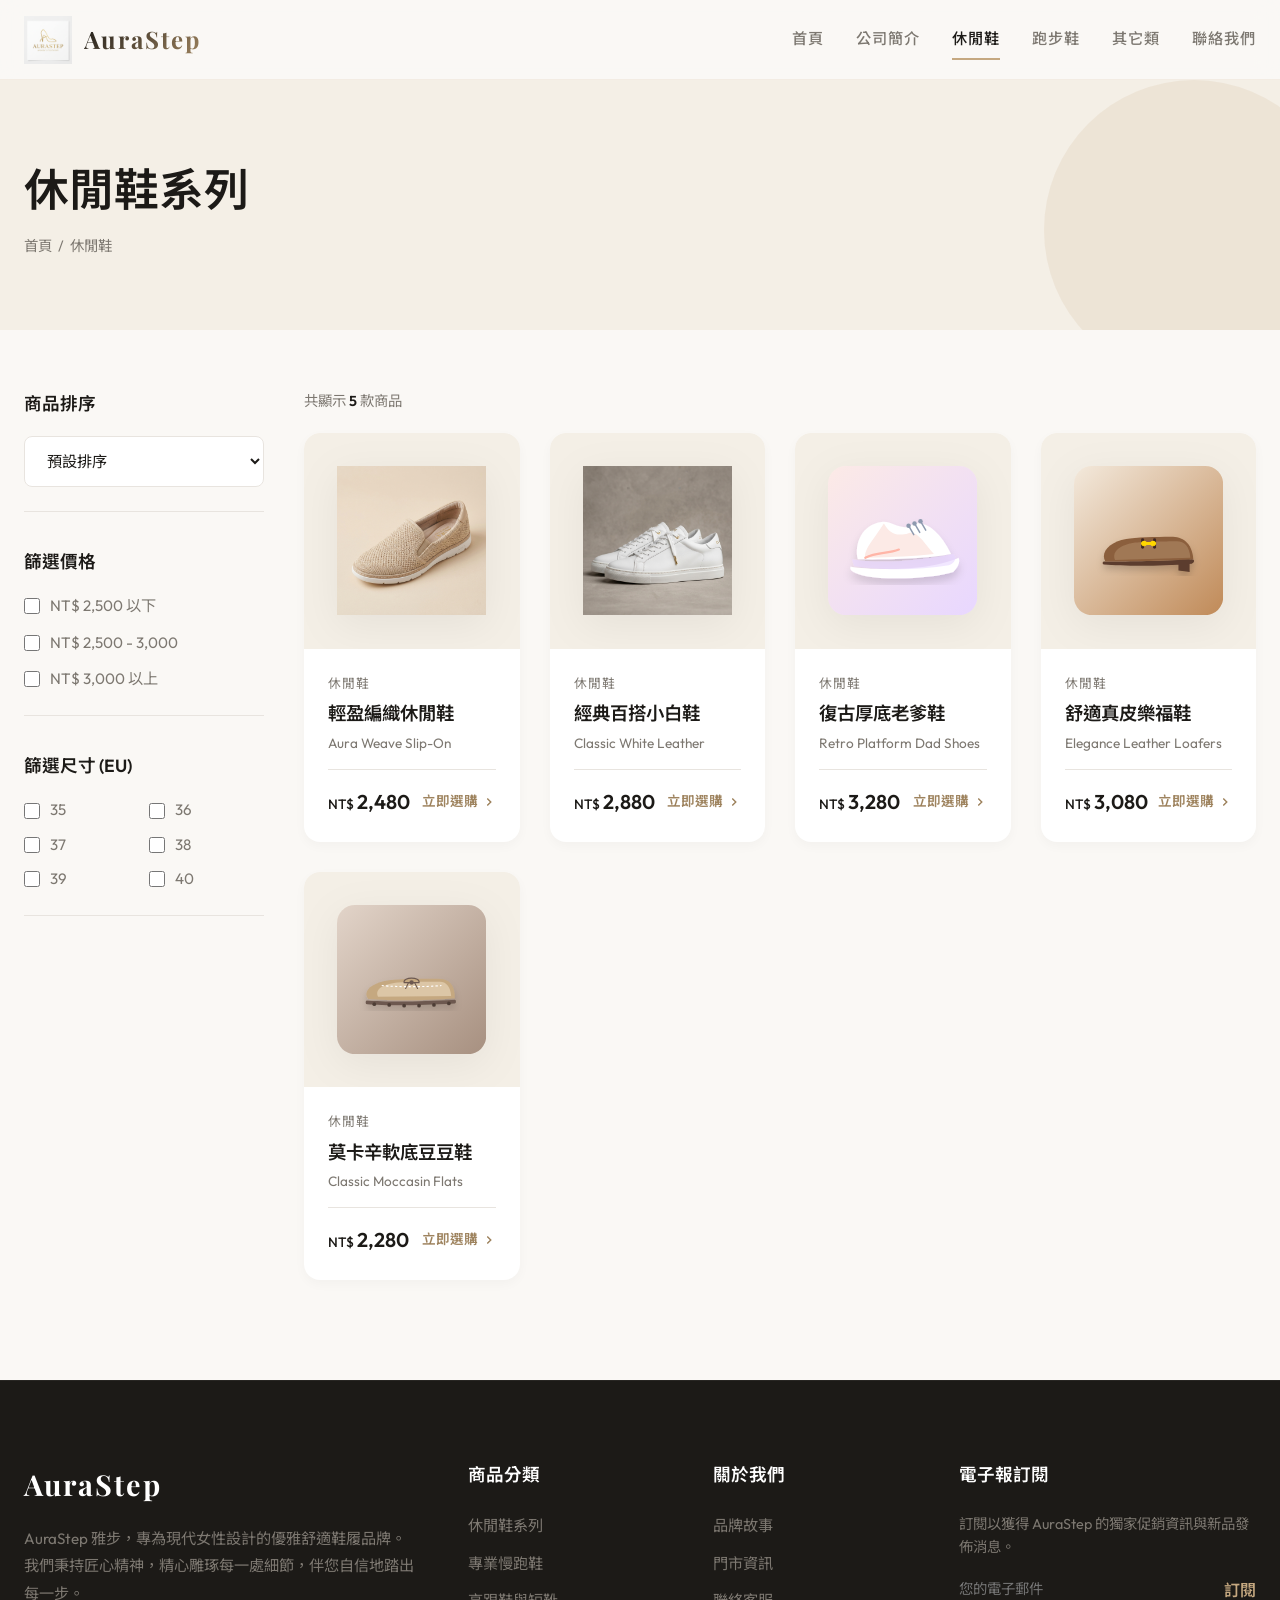
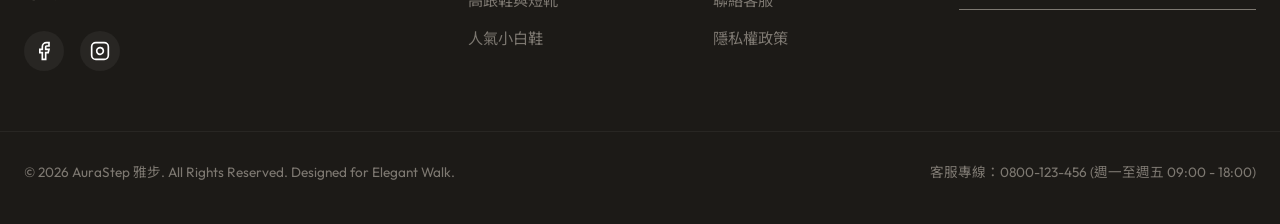
<file: casual.html>
<!DOCTYPE html>
<html lang="zh-Hant-TW">
<head>
  <meta charset="UTF-8">
  <meta name="viewport" content="width=device-width, initial-scale=1.0">
  <meta name="description" content="AuraStep 雅步女性休閒鞋系列。經典小白鞋、編織樂福鞋、復古厚底鞋、莫卡辛豆豆鞋，結合人體工學足弓支撐，為您的日常生活提供最溫柔的舒適陪伴。">
  <title>AuraStep 雅步 | 女性休閒鞋系列 - 舒適樂活行</title>
  <link rel="icon" type="image/png" href="assets/images/logo.png">
  <link rel="stylesheet" href="css/style.css">
</head>
<body>

  <!-- Header Section -->
  <header>
    <div class="container header-container">
      <div class="logo-wrapper">
        <a href="index.html">
          <img src="assets/images/logo.png" alt="AuraStep Logo" class="logo-img">
          <span class="logo-text">AuraStep</span>
        </a>
      </div>
      
      <!-- Hamburger Menu for Mobile -->
      <button class="hamburger" aria-label="Toggle navigation">
        <span></span>
        <span></span>
        <span></span>
      </button>

      <!-- Navigation links -->
      <nav class="nav-menu">
        <a href="index.html" class="nav-link">首頁</a>
        <a href="about.html" class="nav-link">公司簡介</a>
        <a href="casual.html" class="nav-link active">休閒鞋</a>
        <a href="running.html" class="nav-link">跑步鞋</a>
        <a href="others.html" class="nav-link">其它類</a>
        <a href="contact.html" class="nav-link">聯絡我們</a>
      </nav>
    </div>
  </header>

  <main>
    <!-- Page Banner -->
    <section class="page-banner">
      <div class="container page-banner-content">
        <h1 class="page-banner-title serif-title">休閒鞋系列</h1>
        <div class="page-banner-breadcrumbs">
          <a href="index.html">首頁</a> &nbsp;/&nbsp; <span>休閒鞋</span>
        </div>
      </div>
    </section>

    <!-- Main Content Grid with Sidebar Filters -->
    <div class="container category-page-container">
      <!-- Left: Interactive Sidebar Filters -->
      <aside class="sidebar-filters">
        <!-- Sort By Dropdown -->
        <div class="filter-group">
          <h3 class="filter-group-title">商品排序</h3>
          <select id="sort-select" class="form-control" style="background-color: var(--neutral-white);">
            <option value="default">預設排序</option>
            <option value="price-asc">價格：由低到高</option>
            <option value="price-desc">價格：由高到低</option>
          </select>
        </div>

        <!-- Filter 1: Price -->
        <div class="filter-group">
          <h3 class="filter-group-title">篩選價格</h3>
          <div class="filter-options">
            <label class="checkbox-label">
              <input type="checkbox" name="price-range" value="under-2500">
              NT$ 2,500 以下
            </label>
            <label class="checkbox-label">
              <input type="checkbox" name="price-range" value="2500-3000">
              NT$ 2,500 - 3,000
            </label>
            <label class="checkbox-label">
              <input type="checkbox" name="price-range" value="above-3000">
              NT$ 3,000 以上
            </label>
          </div>
        </div>

        <!-- Filter 2: Size -->
        <div class="filter-group">
          <h3 class="filter-group-title">篩選尺寸 (EU)</h3>
          <div class="filter-options" style="display: grid; grid-template-columns: 1fr 1fr; gap: 10px;">
            <label class="checkbox-label"><input type="checkbox" class="size-filter-cb" value="35"> 35</label>
            <label class="checkbox-label"><input type="checkbox" class="size-filter-cb" value="36"> 36</label>
            <label class="checkbox-label"><input type="checkbox" class="size-filter-cb" value="37"> 37</label>
            <label class="checkbox-label"><input type="checkbox" class="size-filter-cb" value="38"> 38</label>
            <label class="checkbox-label"><input type="checkbox" class="size-filter-cb" value="39"> 39</label>
            <label class="checkbox-label"><input type="checkbox" class="size-filter-cb" value="40"> 40</label>
          </div>
        </div>
      </aside>

      <!-- Right: Products Grid -->
      <section>
        <div style="margin-bottom: 20px; font-size: 0.9rem; color: var(--neutral-gray); display: flex; justify-content: space-between; align-items: center;">
          <p>共顯示 <span id="product-count" style="font-weight: 600; color: var(--neutral-dark);">0</span> 款商品</p>
        </div>
        
        <div id="category-products-grid" class="products-grid">
          <!-- Dynamically populated by products.js -->
        </div>
      </section>
    </div>
  </main>

  <!-- Footer Section -->
  <footer>
    <div class="container footer-grid">
      <!-- Brand column -->
      <div class="footer-brand">
        <h3 class="footer-logo-text">AuraStep</h3>
        <p>AuraStep 雅步，專為現代女性設計的優雅舒適鞋履品牌。我們秉持匠心精神，精心雕琢每一處細節，伴您自信地踏出每一步。</p>
        <div class="footer-socials">
          <a href="#" class="social-icon" aria-label="Facebook">
            <svg width="20" height="20" viewBox="0 0 24 24" fill="none" stroke="currentColor" stroke-width="2"><path d="M18 2h-3a5 5 0 0 0-5 5v3H7v4h3v8h4v-8h3l1-4h-4V7a1 1 0 0 1 1-1h3z"/></svg>
          </a>
          <a href="#" class="social-icon" aria-label="Instagram">
            <svg width="20" height="20" viewBox="0 0 24 24" fill="none" stroke="currentColor" stroke-width="2"><rect x="2" y="2" width="20" height="20" rx="5" ry="5"/><path d="M16 11.37A4 4 0 1 1 12.63 8 4 4 0 0 1 16 11.37z"/><line x1="17.5" y1="6.5" x2="17.51" y2="6.5"/></svg>
          </a>
        </div>
      </div>

      <!-- Links column 1 -->
      <div>
        <h4 class="footer-heading">商品分類</h4>
        <ul class="footer-links">
          <li><a href="casual.html">休閒鞋系列</a></li>
          <li><a href="running.html">專業慢跑鞋</a></li>
          <li><a href="others.html">高跟鞋與短靴</a></li>
          <li><a href="casual.html">人氣小白鞋</a></li>
        </ul>
      </div>

      <!-- Links column 2 -->
      <div>
        <h4 class="footer-heading">關於我們</h4>
        <ul class="footer-links">
          <li><a href="about.html">品牌故事</a></li>
          <li><a href="contact.html">門市資訊</a></li>
          <li><a href="contact.html">聯絡客服</a></li>
          <li><a href="#">隱私權政策</a></li>
        </ul>
      </div>

      <!-- Newsletter column -->
      <div class="footer-newsletter">
        <h4 class="footer-heading">電子報訂閱</h4>
        <p>訂閱以獲得 AuraStep 的獨家促銷資訊與新品發佈消息。</p>
        <form class="newsletter-form">
          <input type="email" placeholder="您的電子郵件" class="newsletter-input" required>
          <button type="submit" class="newsletter-btn">訂閱</button>
        </form>
      </div>
    </div>

    <!-- Bottom copyright -->
    <div class="container footer-bottom">
      <p>&copy; 2026 AuraStep 雅步. All Rights Reserved. Designed for Elegant Walk.</p>
      <p>客服專線：0800-123-456 (週一至週五 09:00 - 18:00)</p>
    </div>
  </footer>

  <!-- Include Scripts -->
  <script src="js/products.js"></script>
  <script src="js/main.js"></script>
  
  <script>
    // Category-specific Rendering and Filtering Script
    const CATEGORY = 'casual';

    document.addEventListener('DOMContentLoaded', () => {
      renderProducts();
      initFilters();
    });

    function renderProducts() {
      const grid = document.getElementById('category-products-grid');
      const countEl = document.getElementById('product-count');
      if (!grid) return;

      // Filter base products by category
      let items = getProductsByCategory(CATEGORY);

      // Apply Price filters
      const checkedPrices = Array.from(document.querySelectorAll('input[name="price-range"]:checked')).map(el => el.value);
      if (checkedPrices.length > 0) {
        items = items.filter(p => {
          return checkedPrices.some(range => {
            if (range === 'under-2500') return p.price < 2500;
            if (range === '2500-3000') return p.price >= 2500 && p.price <= 3000;
            if (range === 'above-3000') return p.price > 3000;
            return true;
          });
        });
      }

      // Apply Size filters
      const checkedSizes = Array.from(document.querySelectorAll('.size-filter-cb:checked')).map(el => el.value);
      if (checkedSizes.length > 0) {
        items = items.filter(p => {
          return checkedSizes.some(size => p.specs.sizes.includes(size));
        });
      }

      // Apply Sorting
      const sortVal = document.getElementById('sort-select').value;
      if (sortVal === 'price-asc') {
        items.sort((a, b) => a.price - b.price);
      } else if (sortVal === 'price-desc') {
        items.sort((a, b) => b.price - a.price);
      }

      // Update count
      if (countEl) countEl.innerText = items.length;

      // Render cards
      grid.innerHTML = '';
      if (items.length === 0) {
        grid.innerHTML = '<div style="grid-column: 1/-1; text-align: center; color: var(--neutral-gray); padding: 60px 0;">沒有符合篩選條件的商品</div>';
        return;
      }

      items.forEach(product => {
        const card = document.createElement('div');
        card.className = 'product-card';
        
        let mediaContent = '';
        if (product.isSVG) {
          mediaContent = product.svgContent;
        } else {
          mediaContent = `<img src="${product.image}" alt="${product.name}">`;
        }

        const categoryLabel = '休閒鞋';

        card.innerHTML = `
          <div class="product-img-box">
            ${mediaContent}
            <div class="product-action-overlay">
              <a href="product.html?id=${product.id}" class="quick-view-btn">查看商品細節</a>
            </div>
          </div>
          <div class="product-info">
            <div>
              <span class="product-category-text">${categoryLabel}</span>
              <h3 class="product-name-title">${product.name}</h3>
              <p class="product-en-name">${product.englishName}</p>
            </div>
            <div class="product-footer">
              <span class="product-price">${product.price.toLocaleString()}</span>
              <a href="product.html?id=${product.id}" class="view-detail-link">
                立即選購
                <svg width="14" height="14" viewBox="0 0 24 24" fill="none" stroke="currentColor" stroke-width="2.5"><polyline points="9 18 15 12 9 6"></polyline></svg>
              </a>
            </div>
          </div>
        `;
        grid.appendChild(card);
      });
    }

    function initFilters() {
      // Inputs event listeners
      const inputs = document.querySelectorAll('input[type="checkbox"]');
      inputs.forEach(input => {
        input.addEventListener('change', renderProducts);
      });

      const sortSelect = document.getElementById('sort-select');
      if (sortSelect) {
        sortSelect.addEventListener('change', renderProducts);
      }
    }
  </script>
</body>
</html>
</file>
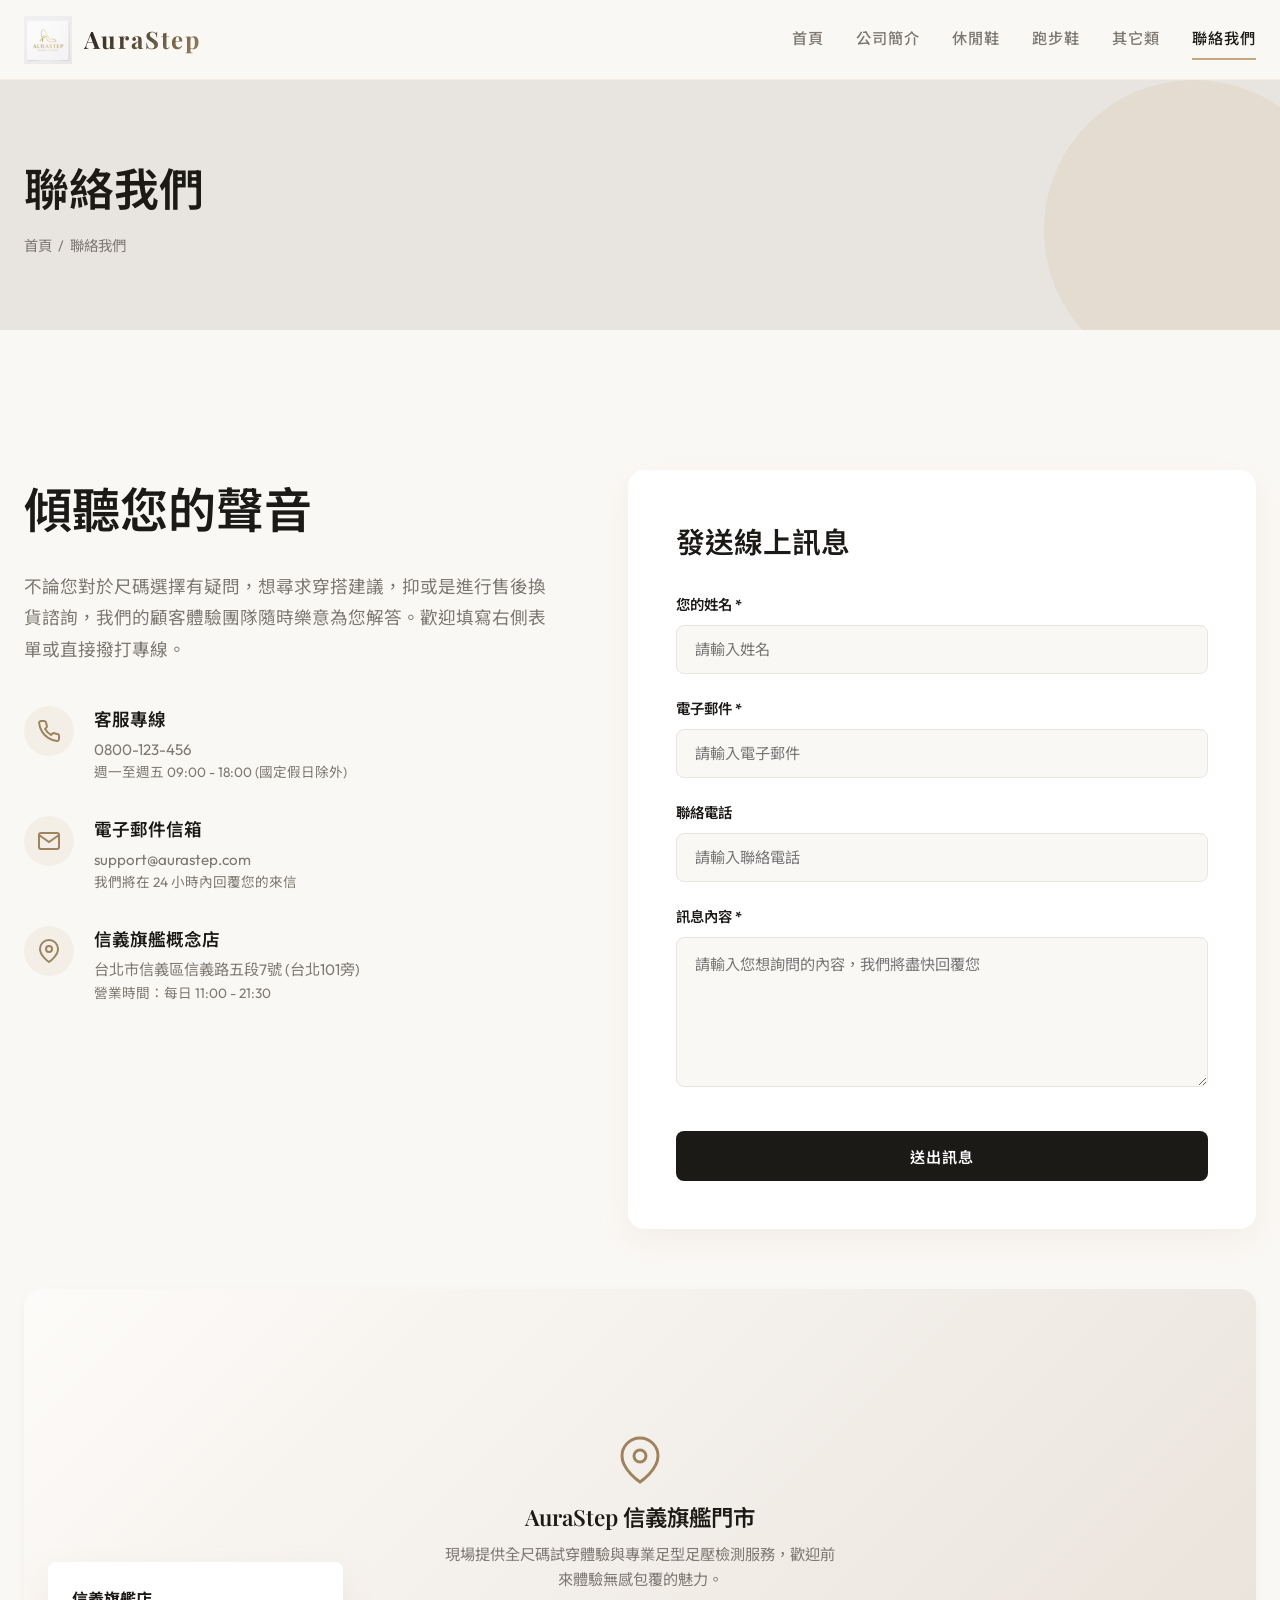
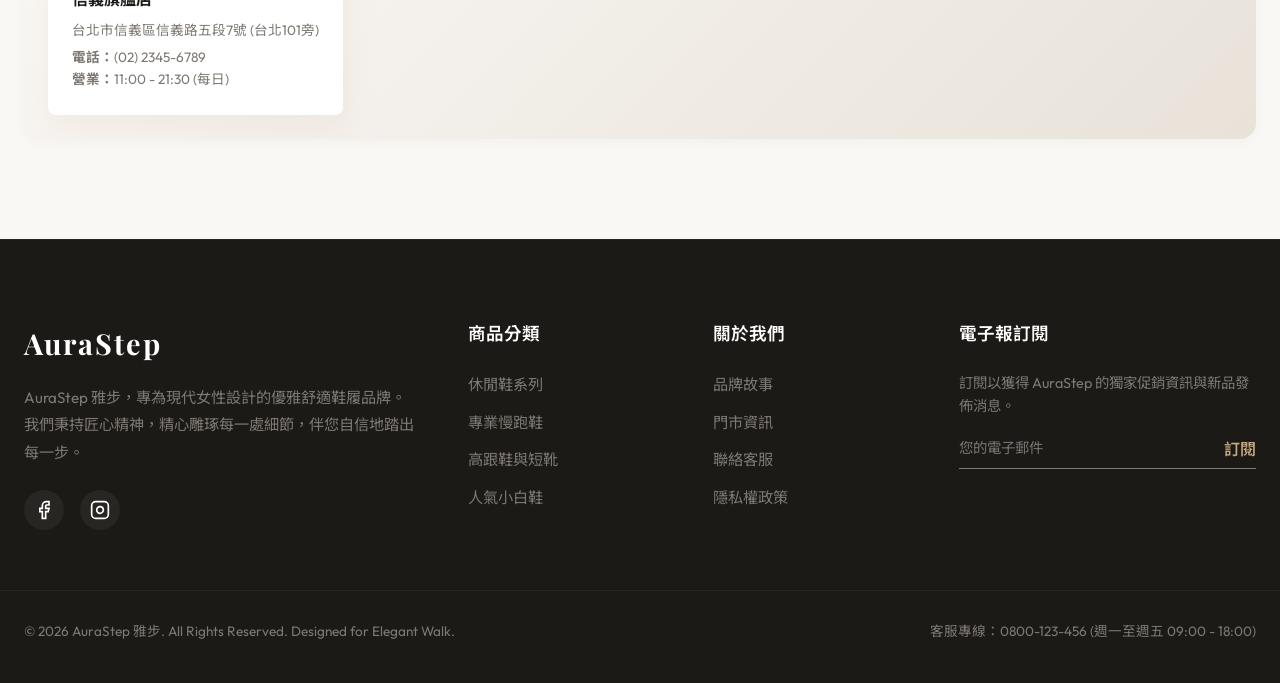
<file: contact.html>
<!DOCTYPE html>
<html lang="zh-Hant-TW">
<head>
  <meta charset="UTF-8">
  <meta name="viewport" content="width=device-width, initial-scale=1.0">
  <meta name="description" content="聯絡 AuraStep 雅步。不論您有商品尺寸問題、退換貨諮詢、大宗採購需求或門市參訪，歡迎透過表單、電話或電子郵件與我們取得聯繫，我們將竭誠為您服務。">
  <title>AuraStep 雅步 | 聯絡我們 - 客服諮詢與旗艦門市資訊</title>
  <link rel="icon" type="image/png" href="assets/images/logo.png">
  <link rel="stylesheet" href="css/style.css">
</head>
<body>

  <!-- Header Section -->
  <header>
    <div class="container header-container">
      <div class="logo-wrapper">
        <a href="index.html">
          <img src="assets/images/logo.png" alt="AuraStep Logo" class="logo-img">
          <span class="logo-text">AuraStep</span>
        </a>
      </div>
      
      <!-- Hamburger Menu for Mobile -->
      <button class="hamburger" aria-label="Toggle navigation">
        <span></span>
        <span></span>
        <span></span>
      </button>

      <!-- Navigation links -->
      <nav class="nav-menu">
        <a href="index.html" class="nav-link">首頁</a>
        <a href="about.html" class="nav-link">公司簡介</a>
        <a href="casual.html" class="nav-link">休閒鞋</a>
        <a href="running.html" class="nav-link">跑步鞋</a>
        <a href="others.html" class="nav-link">其它類</a>
        <a href="contact.html" class="nav-link active">聯絡我們</a>
      </nav>
    </div>
  </header>

  <main>
    <!-- Page Banner -->
    <section class="page-banner" style="background-color: #E8E4DF;">
      <div class="container page-banner-content">
        <h1 class="page-banner-title serif-title">聯絡我們</h1>
        <div class="page-banner-breadcrumbs">
          <a href="index.html">首頁</a> &nbsp;/&nbsp; <span>聯絡我們</span>
        </div>
      </div>
    </section>

    <!-- Main Contact Section -->
    <section class="contact-section">
      <div class="container">
        <div class="contact-grid">
          <!-- Left Column: Contact details -->
          <div class="contact-info-panel">
            <h2 class="contact-main-title serif-title">傾聽您的聲音</h2>
            <p class="contact-intro">
              不論您對於尺碼選擇有疑問，想尋求穿搭建議，抑或是進行售後換貨諮詢，我們的顧客體驗團隊隨時樂意為您解答。歡迎填寫右側表單或直接撥打專線。
            </p>

            <div class="contact-details">
              <!-- Item 1: Phone -->
              <div class="contact-detail-item">
                <div class="contact-detail-icon">
                  <svg width="24" height="24" viewBox="0 0 24 24" fill="none" stroke="currentColor" stroke-width="2"><path d="M22 16.92v3a2 2 0 0 1-2.18 2 19.79 19.79 0 0 1-8.63-3.07 19.5 19.5 0 0 1-6-6 19.79 19.79 0 0 1-3.07-8.67A2 2 0 0 1 4.11 2h3a2 2 0 0 1 2 1.72 12.84 12.84 0 0 0 .7 2.81 2 2 0 0 1-.45 2.11L8.09 9.91a16 16 0 0 0 6 6l1.27-1.27a2 2 0 0 1 2.11-.45 12.84 12.84 0 0 0 2.81.7A2 2 0 0 1 22 16.92z"/></svg>
                </div>
                <div>
                  <h4 class="contact-detail-label">客服專線</h4>
                  <p class="contact-detail-text">0800-123-456</p>
                  <p class="contact-detail-text" style="font-size:0.85rem; color:var(--neutral-gray);">週一至週五 09:00 - 18:00 (國定假日除外)</p>
                </div>
              </div>

              <!-- Item 2: Email -->
              <div class="contact-detail-item">
                <div class="contact-detail-icon">
                  <svg width="24" height="24" viewBox="0 0 24 24" fill="none" stroke="currentColor" stroke-width="2"><path d="M4 4h16c1.1 0 2 .9 2 2v12c0 1.1-.9 2-2 2H4c-1.1 0-2-.9-2-2V6c0-1.1.9-2 2-2z"/><polyline points="22,6 12,13 2,6"/></svg>
                </div>
                <div>
                  <h4 class="contact-detail-label">電子郵件信箱</h4>
                  <p class="contact-detail-text">support@aurastep.com</p>
                  <p class="contact-detail-text" style="font-size:0.85rem; color:var(--neutral-gray);">我們將在 24 小時內回覆您的來信</p>
                </div>
              </div>

              <!-- Item 3: Flagship Store -->
              <div class="contact-detail-item">
                <div class="contact-detail-icon">
                  <svg width="24" height="24" viewBox="0 0 24 24" fill="none" stroke="currentColor" stroke-width="2"><path d="M21 10c0 7-9 13-9 13s-9-6-9-13a9 9 0 0 1 18 0z"/><circle cx="12" cy="10" r="3"/></svg>
                </div>
                <div>
                  <h4 class="contact-detail-label">信義旗艦概念店</h4>
                  <p class="contact-detail-text">台北市信義區信義路五段7號 (台北101旁)</p>
                  <p class="contact-detail-text" style="font-size:0.85rem; color:var(--neutral-gray);">營業時間：每日 11:00 - 21:30</p>
                </div>
              </div>
            </div>
          </div>

          <!-- Right Column: Interactive Form -->
          <div class="contact-form-panel">
            <h3 class="serif-title" style="font-size:1.8rem; margin-bottom: 30px;">發送線上訊息</h3>
            
            <form id="contact-form">
              <!-- Name -->
              <div class="form-group">
                <label for="contact-name" class="form-label">您的姓名 *</label>
                <input type="text" id="contact-name" class="form-control" placeholder="請輸入姓名" required>
              </div>

              <!-- Email -->
              <div class="form-group">
                <label for="contact-email" class="form-label">電子郵件 *</label>
                <input type="email" id="contact-email" class="form-control" placeholder="請輸入電子郵件" required>
              </div>

              <!-- Phone -->
              <div class="form-group">
                <label for="contact-phone" class="form-label">聯絡電話</label>
                <input type="tel" id="contact-phone" class="form-control" placeholder="請輸入聯絡電話">
              </div>

              <!-- Message -->
              <div class="form-group" style="margin-bottom: 36px;">
                <label for="contact-message" class="form-label">訊息內容 *</label>
                <textarea id="contact-message" class="form-control" placeholder="請輸入您想詢問的內容，我們將盡快回覆您" required></textarea>
              </div>

              <!-- Submit button -->
              <button type="submit" class="btn btn-primary submit-btn">送出訊息</button>
            </form>
          </div>
        </div>

        <!-- Google Maps Styled Layout Box -->
        <div class="map-section">
          <div class="map-placeholder">
            <svg class="map-icon" viewBox="0 0 24 24" fill="none" stroke="currentColor" stroke-width="1.5">
              <path d="M21 10c0 7-9 13-9 13s-9-6-9-13a9 9 0 0 1 18 0z"/>
              <circle cx="12" cy="10" r="3"/>
            </svg>
            <h3 class="serif-title" style="font-size: 1.4rem; color: var(--neutral-dark); margin-bottom: 8px;">AuraStep 信義旗艦門市</h3>
            <p style="font-size: 0.95rem; max-width: 400px; line-height: 1.6;">
              現場提供全尺碼試穿體驗與專業足型足壓檢測服務，歡迎前來體驗無感包覆的魅力。
            </p>
          </div>
          
          <!-- Information overlay card in Map -->
          <div class="map-card">
            <h4 class="map-card-title serif-title">信義旗艦店</h4>
            <p class="map-card-text">台北市信義區信義路五段7號 (台北101旁)</p>
            <p class="map-card-text" style="margin-top: 6px;">
              <strong>電話：</strong>(02) 2345-6789<br>
              <strong>營業：</strong>11:00 - 21:30 (每日)
            </p>
          </div>
        </div>

      </div>
    </section>
  </main>

  <!-- Footer Section -->
  <footer>
    <div class="container footer-grid">
      <!-- Brand column -->
      <div class="footer-brand">
        <h3 class="footer-logo-text">AuraStep</h3>
        <p>AuraStep 雅步，專為現代女性設計的優雅舒適鞋履品牌。我們秉持匠心精神，精心雕琢每一處細節，伴您自信地踏出每一步。</p>
        <div class="footer-socials">
          <a href="#" class="social-icon" aria-label="Facebook">
            <svg width="20" height="20" viewBox="0 0 24 24" fill="none" stroke="currentColor" stroke-width="2"><path d="M18 2h-3a5 5 0 0 0-5 5v3H7v4h3v8h4v-8h3l1-4h-4V7a1 1 0 0 1 1-1h3z"/></svg>
          </a>
          <a href="#" class="social-icon" aria-label="Instagram">
            <svg width="20" height="20" viewBox="0 0 24 24" fill="none" stroke="currentColor" stroke-width="2"><rect x="2" y="2" width="20" height="20" rx="5" ry="5"/><path d="M16 11.37A4 4 0 1 1 12.63 8 4 4 0 0 1 16 11.37z"/><line x1="17.5" y1="6.5" x2="17.51" y2="6.5"/></svg>
          </a>
        </div>
      </div>

      <!-- Links column 1 -->
      <div>
        <h4 class="footer-heading">商品分類</h4>
        <ul class="footer-links">
          <li><a href="casual.html">休閒鞋系列</a></li>
          <li><a href="running.html">專業慢跑鞋</a></li>
          <li><a href="others.html">高跟鞋與短靴</a></li>
          <li><a href="casual.html">人氣小白鞋</a></li>
        </ul>
      </div>

      <!-- Links column 2 -->
      <div>
        <h4 class="footer-heading">關於我們</h4>
        <ul class="footer-links">
          <li><a href="about.html">品牌故事</a></li>
          <li><a href="contact.html">門市資訊</a></li>
          <li><a href="contact.html">聯絡客服</a></li>
          <li><a href="#">隱私權政策</a></li>
        </ul>
      </div>

      <!-- Newsletter column -->
      <div class="footer-newsletter">
        <h4 class="footer-heading">電子報訂閱</h4>
        <p>訂閱以獲得 AuraStep 的獨家促銷資訊與新品發佈消息。</p>
        <form class="newsletter-form">
          <input type="email" placeholder="您的電子郵件" class="newsletter-input" required>
          <button type="submit" class="newsletter-btn">訂閱</button>
        </form>
      </div>
    </div>

    <!-- Bottom copyright -->
    <div class="container footer-bottom">
      <p>&copy; 2026 AuraStep 雅步. All Rights Reserved. Designed for Elegant Walk.</p>
      <p>客服專線：0800-123-456 (週一至週五 09:00 - 18:00)</p>
    </div>
  </footer>

  <!-- Include Scripts -->
  <script src="js/products.js"></script>
  <script src="js/main.js"></script>
</body>
</html>
</file>
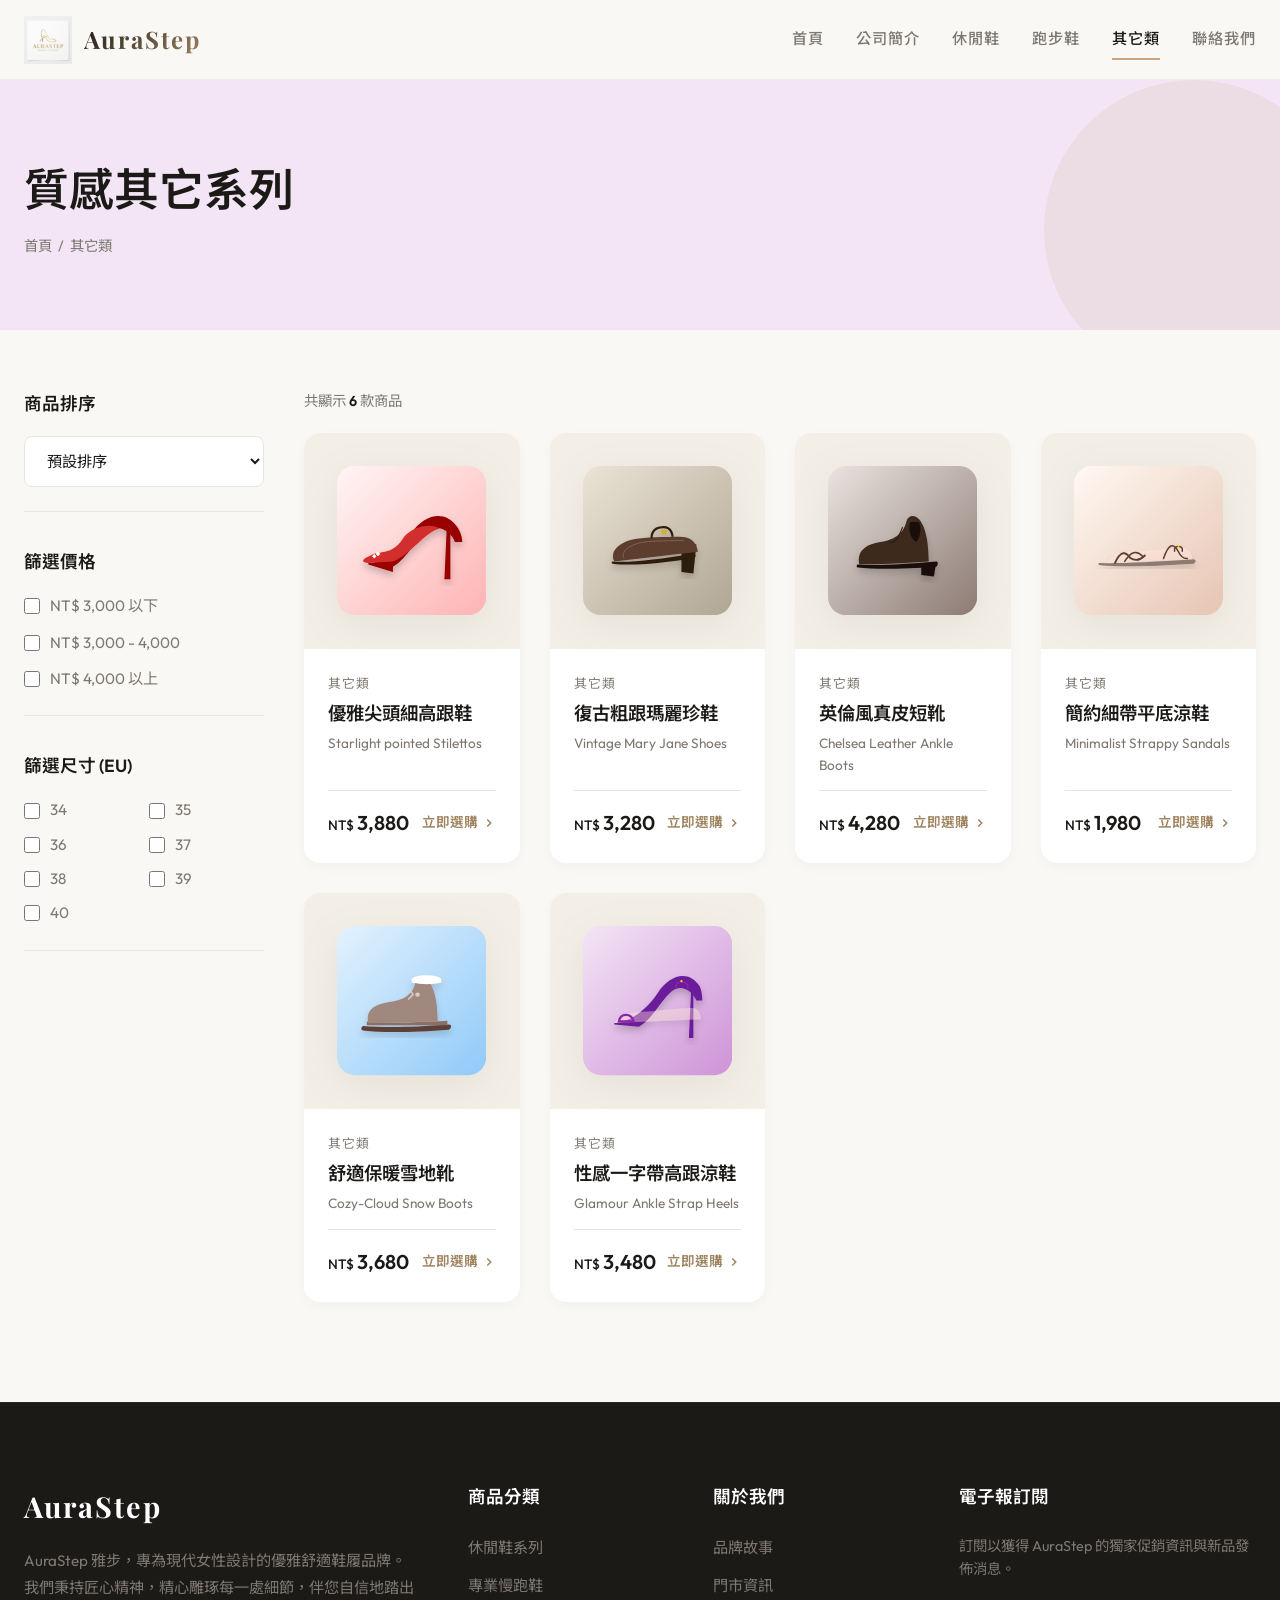
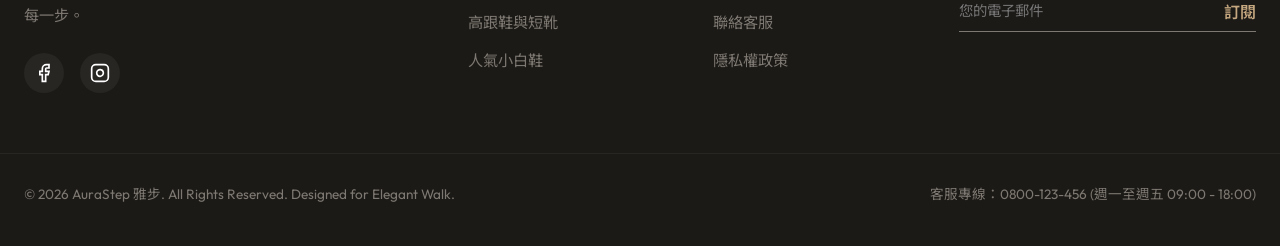
<file: others.html>
<!DOCTYPE html>
<html lang="zh-Hant-TW">
<head>
  <meta charset="UTF-8">
  <meta name="viewport" content="width=device-width, initial-scale=1.0">
  <meta name="description" content="AuraStep 雅步優雅尖頭細高跟鞋、復古粗跟瑪麗珍鞋、英倫風真皮短靴、簡約細帶平底涼鞋等精選系列。融合法式奢華與優越的足底緩震結構，專為都會女性量身打造。">
  <title>AuraStep 雅步 | 精選女性鞋履系列 - 尖頭高跟鞋、瑪麗珍鞋與質感短靴</title>
  <link rel="icon" type="image/png" href="assets/images/logo.png">
  <link rel="stylesheet" href="css/style.css">
</head>
<body>

  <!-- Header Section -->
  <header>
    <div class="container header-container">
      <div class="logo-wrapper">
        <a href="index.html">
          <img src="assets/images/logo.png" alt="AuraStep Logo" class="logo-img">
          <span class="logo-text">AuraStep</span>
        </a>
      </div>
      
      <!-- Hamburger Menu for Mobile -->
      <button class="hamburger" aria-label="Toggle navigation">
        <span></span>
        <span></span>
        <span></span>
      </button>

      <!-- Navigation links -->
      <nav class="nav-menu">
        <a href="index.html" class="nav-link">首頁</a>
        <a href="about.html" class="nav-link">公司簡介</a>
        <a href="casual.html" class="nav-link">休閒鞋</a>
        <a href="running.html" class="nav-link">跑步鞋</a>
        <a href="others.html" class="nav-link active">其它類</a>
        <a href="contact.html" class="nav-link">聯絡我們</a>
      </nav>
    </div>
  </header>

  <main>
    <!-- Page Banner -->
    <section class="page-banner" style="background-color: #F3E5F5;">
      <div class="container page-banner-content">
        <h1 class="page-banner-title serif-title">質感其它系列</h1>
        <div class="page-banner-breadcrumbs">
          <a href="index.html">首頁</a> &nbsp;/&nbsp; <span>其它類</span>
        </div>
      </div>
    </section>

    <!-- Main Content Grid with Sidebar Filters -->
    <div class="container category-page-container">
      <!-- Left: Interactive Sidebar Filters -->
      <aside class="sidebar-filters">
        <!-- Sort By Dropdown -->
        <div class="filter-group">
          <h3 class="filter-group-title">商品排序</h3>
          <select id="sort-select" class="form-control" style="background-color: var(--neutral-white);">
            <option value="default">預設排序</option>
            <option value="price-asc">價格：由低到高</option>
            <option value="price-desc">價格：由高到低</option>
          </select>
        </div>

        <!-- Filter 1: Price -->
        <div class="filter-group">
          <h3 class="filter-group-title">篩選價格</h3>
          <div class="filter-options">
            <label class="checkbox-label">
              <input type="checkbox" name="price-range" value="under-3000">
              NT$ 3,000 以下
            </label>
            <label class="checkbox-label">
              <input type="checkbox" name="price-range" value="3000-4000">
              NT$ 3,000 - 4,000
            </label>
            <label class="checkbox-label">
              <input type="checkbox" name="price-range" value="above-4000">
              NT$ 4,000 以上
            </label>
          </div>
        </div>

        <!-- Filter 2: Size -->
        <div class="filter-group">
          <h3 class="filter-group-title">篩選尺寸 (EU)</h3>
          <div class="filter-options" style="display: grid; grid-template-columns: 1fr 1fr; gap: 10px;">
            <label class="checkbox-label"><input type="checkbox" class="size-filter-cb" value="34"> 34</label>
            <label class="checkbox-label"><input type="checkbox" class="size-filter-cb" value="35"> 35</label>
            <label class="checkbox-label"><input type="checkbox" class="size-filter-cb" value="36"> 36</label>
            <label class="checkbox-label"><input type="checkbox" class="size-filter-cb" value="37"> 37</label>
            <label class="checkbox-label"><input type="checkbox" class="size-filter-cb" value="38"> 38</label>
            <label class="checkbox-label"><input type="checkbox" class="size-filter-cb" value="39"> 39</label>
            <label class="checkbox-label"><input type="checkbox" class="size-filter-cb" value="40"> 40</label>
          </div>
        </div>
      </aside>

      <!-- Right: Products Grid -->
      <section>
        <div style="margin-bottom: 20px; font-size: 0.9rem; color: var(--neutral-gray); display: flex; justify-content: space-between; align-items: center;">
          <p>共顯示 <span id="product-count" style="font-weight: 600; color: var(--neutral-dark);">0</span> 款商品</p>
        </div>
        
        <div id="category-products-grid" class="products-grid">
          <!-- Dynamically populated by products.js -->
        </div>
      </section>
    </div>
  </main>

  <!-- Footer Section -->
  <footer>
    <div class="container footer-grid">
      <!-- Brand column -->
      <div class="footer-brand">
        <h3 class="footer-logo-text">AuraStep</h3>
        <p>AuraStep 雅步，專為現代女性設計的優雅舒適鞋履品牌。我們秉持匠心精神，精心雕琢每一處細節，伴您自信地踏出每一步。</p>
        <div class="footer-socials">
          <a href="#" class="social-icon" aria-label="Facebook">
            <svg width="20" height="20" viewBox="0 0 24 24" fill="none" stroke="currentColor" stroke-width="2"><path d="M18 2h-3a5 5 0 0 0-5 5v3H7v4h3v8h4v-8h3l1-4h-4V7a1 1 0 0 1 1-1h3z"/></svg>
          </a>
          <a href="#" class="social-icon" aria-label="Instagram">
            <svg width="20" height="20" viewBox="0 0 24 24" fill="none" stroke="currentColor" stroke-width="2"><rect x="2" y="2" width="20" height="20" rx="5" ry="5"/><path d="M16 11.37A4 4 0 1 1 12.63 8 4 4 0 0 1 16 11.37z"/><line x1="17.5" y1="6.5" x2="17.51" y2="6.5"/></svg>
          </a>
        </div>
      </div>

      <!-- Links column 1 -->
      <div>
        <h4 class="footer-heading">商品分類</h4>
        <ul class="footer-links">
          <li><a href="casual.html">休閒鞋系列</a></li>
          <li><a href="running.html">專業慢跑鞋</a></li>
          <li><a href="others.html">高跟鞋與短靴</a></li>
          <li><a href="casual.html">人氣小白鞋</a></li>
        </ul>
      </div>

      <!-- Links column 2 -->
      <div>
        <h4 class="footer-heading">關於我們</h4>
        <ul class="footer-links">
          <li><a href="about.html">品牌故事</a></li>
          <li><a href="contact.html">門市資訊</a></li>
          <li><a href="contact.html">聯絡客服</a></li>
          <li><a href="#">隱私權政策</a></li>
        </ul>
      </div>

      <!-- Newsletter column -->
      <div class="footer-newsletter">
        <h4 class="footer-heading">電子報訂閱</h4>
        <p>訂閱以獲得 AuraStep 的獨家促銷資訊與新品發佈消息。</p>
        <form class="newsletter-form">
          <input type="email" placeholder="您的電子郵件" class="newsletter-input" required>
          <button type="submit" class="newsletter-btn">訂閱</button>
        </form>
      </div>
    </div>

    <!-- Bottom copyright -->
    <div class="container footer-bottom">
      <p>&copy; 2026 AuraStep 雅步. All Rights Reserved. Designed for Elegant Walk.</p>
      <p>客服專線：0800-123-456 (週一至週五 09:00 - 18:00)</p>
    </div>
  </footer>

  <!-- Include Scripts -->
  <script src="js/products.js"></script>
  <script src="js/main.js"></script>
  
  <script>
    const CATEGORY = 'others';

    document.addEventListener('DOMContentLoaded', () => {
      renderProducts();
      initFilters();
    });

    function renderProducts() {
      const grid = document.getElementById('category-products-grid');
      const countEl = document.getElementById('product-count');
      if (!grid) return;

      let items = getProductsByCategory(CATEGORY);

      // Apply Price filters
      const checkedPrices = Array.from(document.querySelectorAll('input[name="price-range"]:checked')).map(el => el.value);
      if (checkedPrices.length > 0) {
        items = items.filter(p => {
          return checkedPrices.some(range => {
            if (range === 'under-3000') return p.price < 3000;
            if (range === '3000-4000') return p.price >= 3000 && p.price <= 4000;
            if (range === 'above-4000') return p.price > 4000;
            return true;
          });
        });
      }

      // Apply Size filters
      const checkedSizes = Array.from(document.querySelectorAll('.size-filter-cb:checked')).map(el => el.value);
      if (checkedSizes.length > 0) {
        items = items.filter(p => {
          return checkedSizes.some(size => p.specs.sizes.includes(size));
        });
      }

      // Apply Sorting
      const sortVal = document.getElementById('sort-select').value;
      if (sortVal === 'price-asc') {
        items.sort((a, b) => a.price - b.price);
      } else if (sortVal === 'price-desc') {
        items.sort((a, b) => b.price - a.price);
      }

      if (countEl) countEl.innerText = items.length;

      grid.innerHTML = '';
      if (items.length === 0) {
        grid.innerHTML = '<div style="grid-column: 1/-1; text-align: center; color: var(--neutral-gray); padding: 60px 0;">沒有符合篩選條件的商品</div>';
        return;
      }

      items.forEach(product => {
        const card = document.createElement('div');
        card.className = 'product-card';
        
        let mediaContent = '';
        if (product.isSVG) {
          mediaContent = product.svgContent;
        } else {
          mediaContent = `<img src="${product.image}" alt="${product.name}">`;
        }

        const categoryLabel = '其它類';

        card.innerHTML = `
          <div class="product-img-box">
            ${mediaContent}
            <div class="product-action-overlay">
              <a href="product.html?id=${product.id}" class="quick-view-btn">查看商品細節</a>
            </div>
          </div>
          <div class="product-info">
            <div>
              <span class="product-category-text">${categoryLabel}</span>
              <h3 class="product-name-title">${product.name}</h3>
              <p class="product-en-name">${product.englishName}</p>
            </div>
            <div class="product-footer">
              <span class="product-price">${product.price.toLocaleString()}</span>
              <a href="product.html?id=${product.id}" class="view-detail-link">
                立即選購
                <svg width="14" height="14" viewBox="0 0 24 24" fill="none" stroke="currentColor" stroke-width="2.5"><polyline points="9 18 15 12 9 6"></polyline></svg>
              </a>
            </div>
          </div>
        `;
        grid.appendChild(card);
      });
    }

    function initFilters() {
      const inputs = document.querySelectorAll('input[type="checkbox"]');
      inputs.forEach(input => {
        input.addEventListener('change', renderProducts);
      });

      const sortSelect = document.getElementById('sort-select');
      if (sortSelect) {
        sortSelect.addEventListener('change', renderProducts);
      }
    }
  </script>
</body>
</html>
</file>
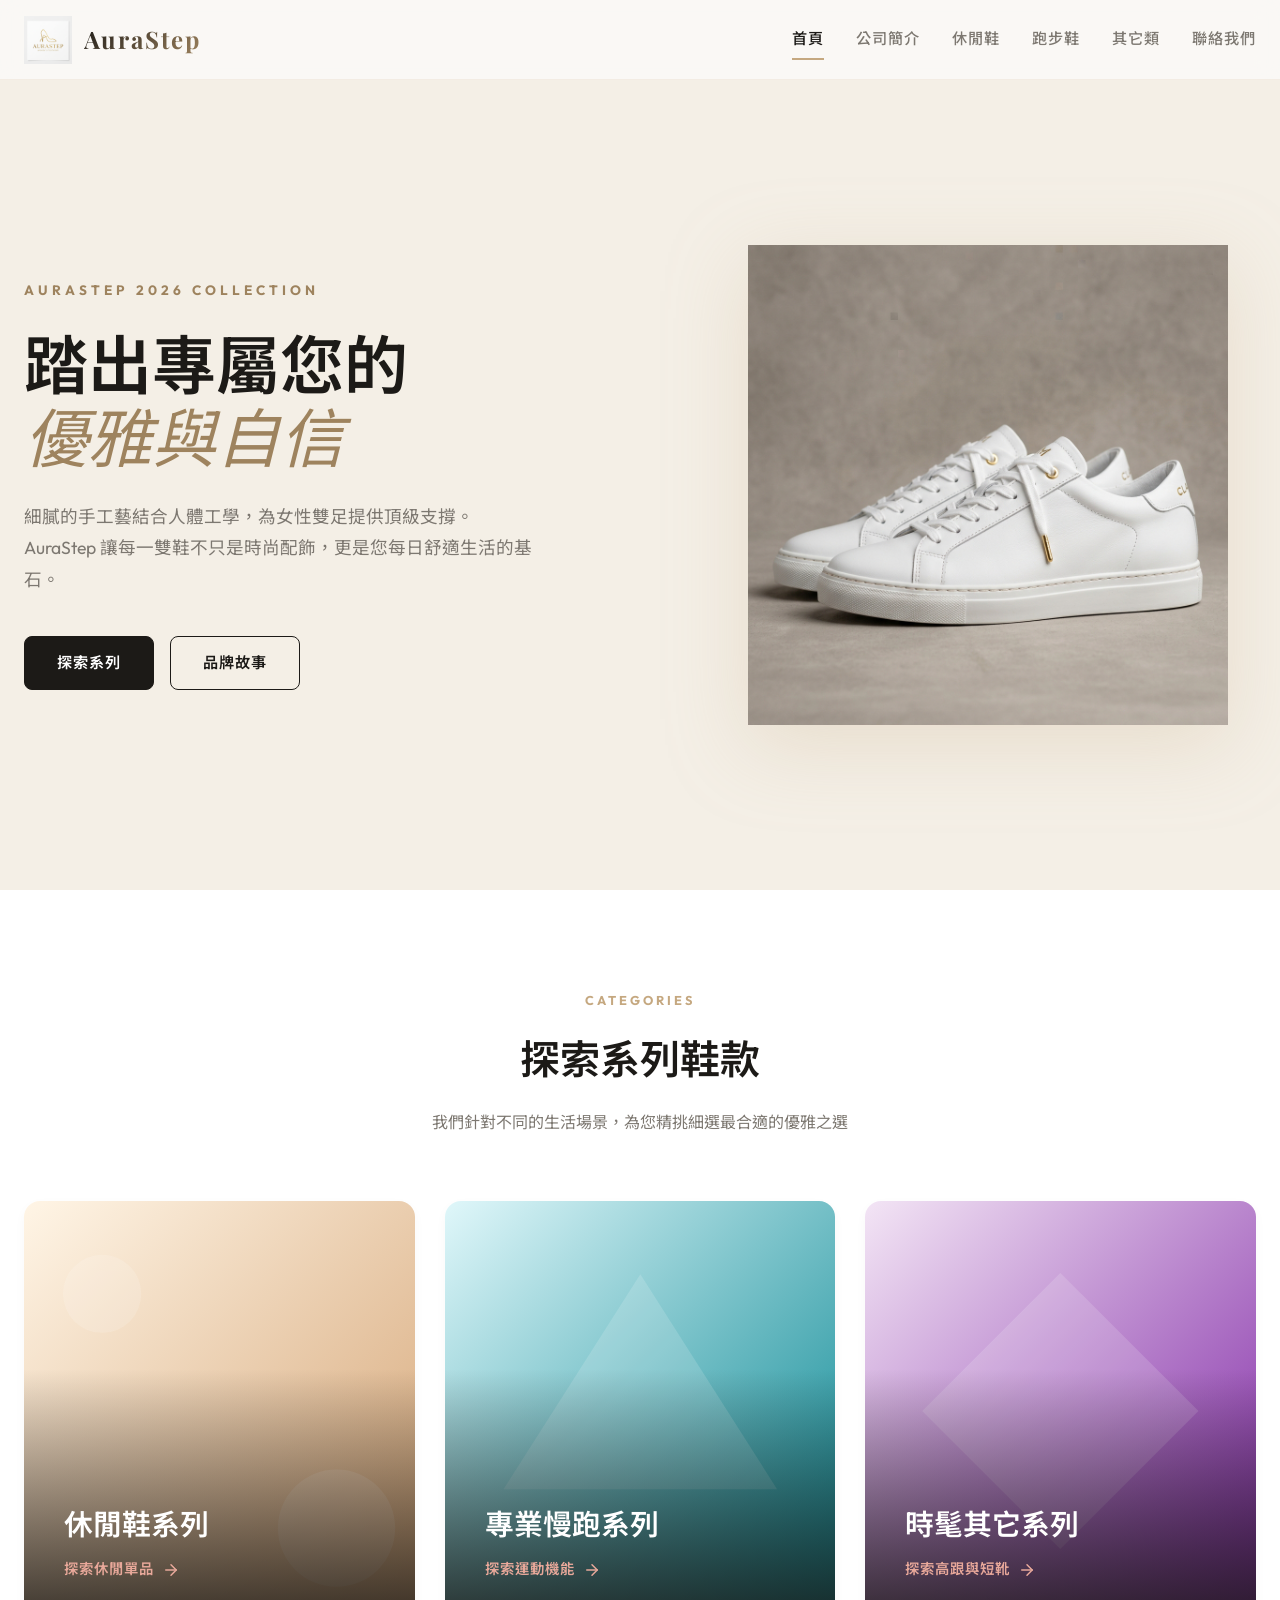
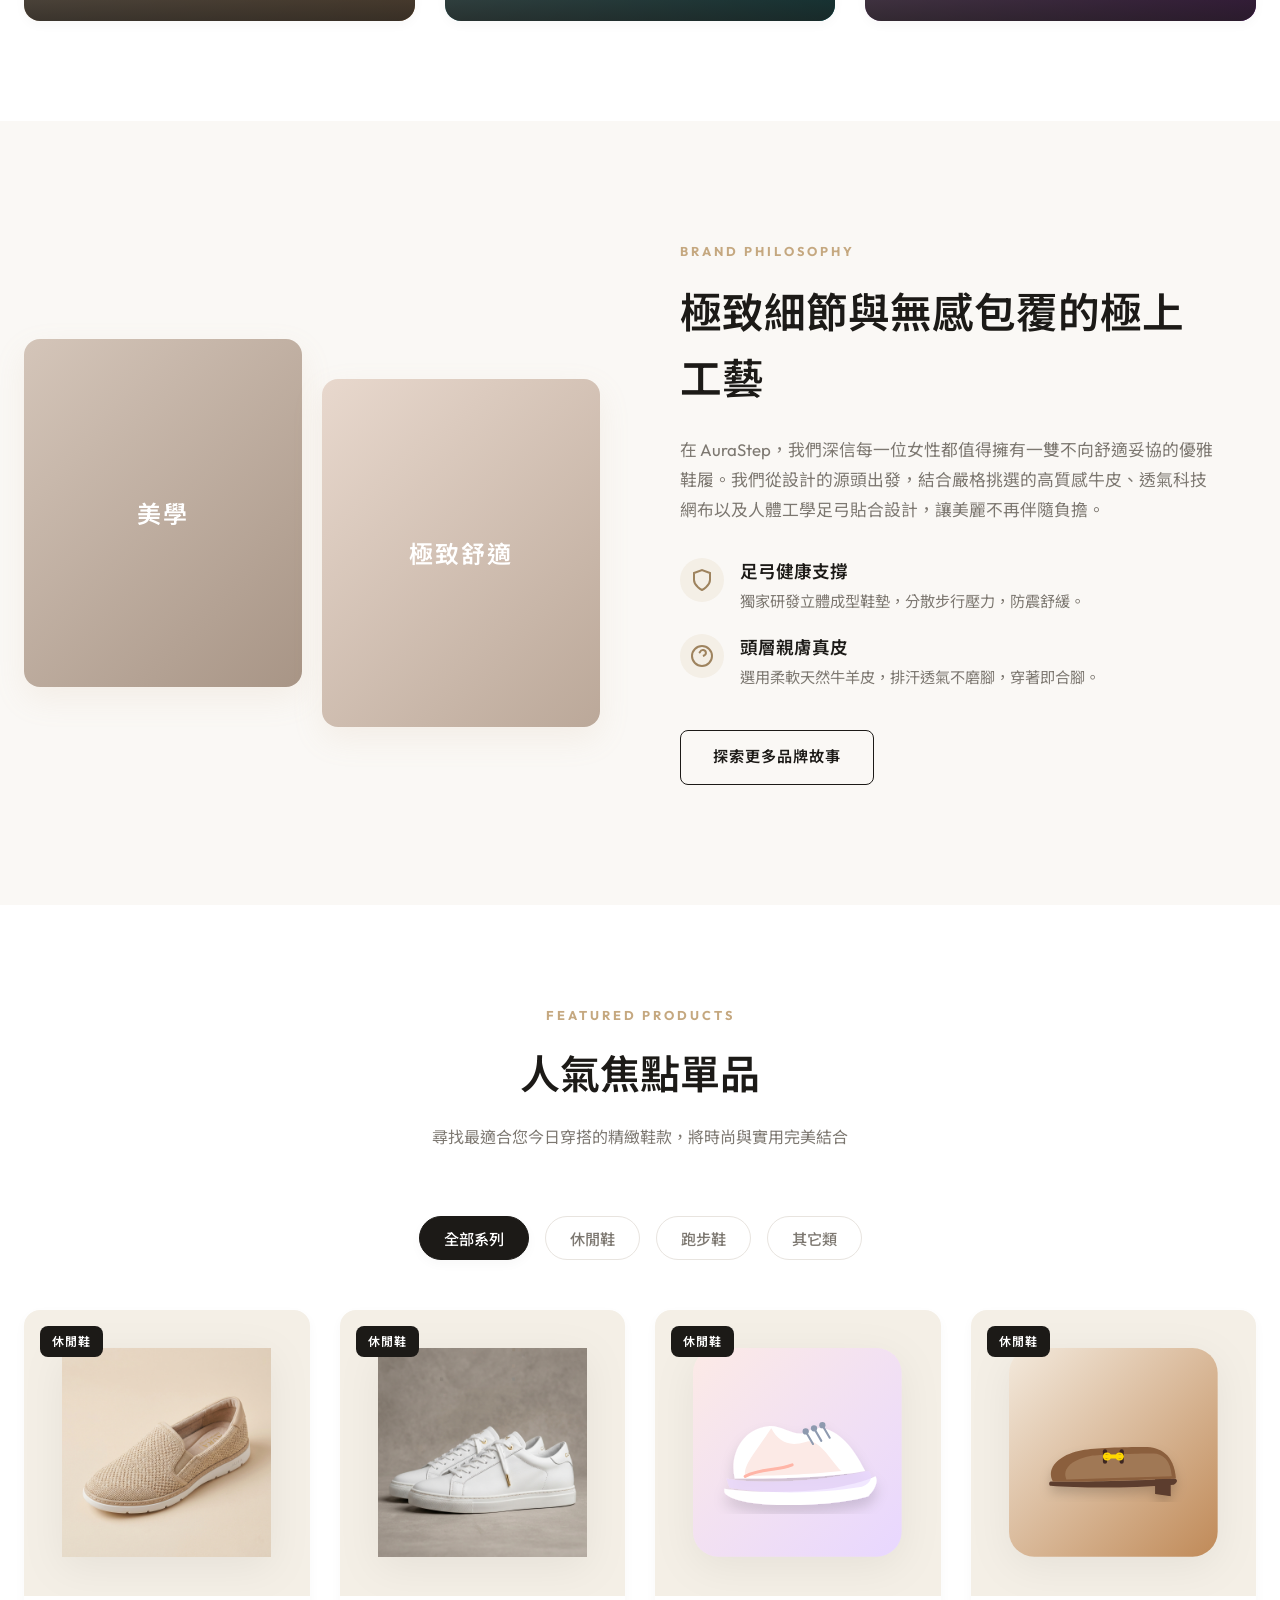
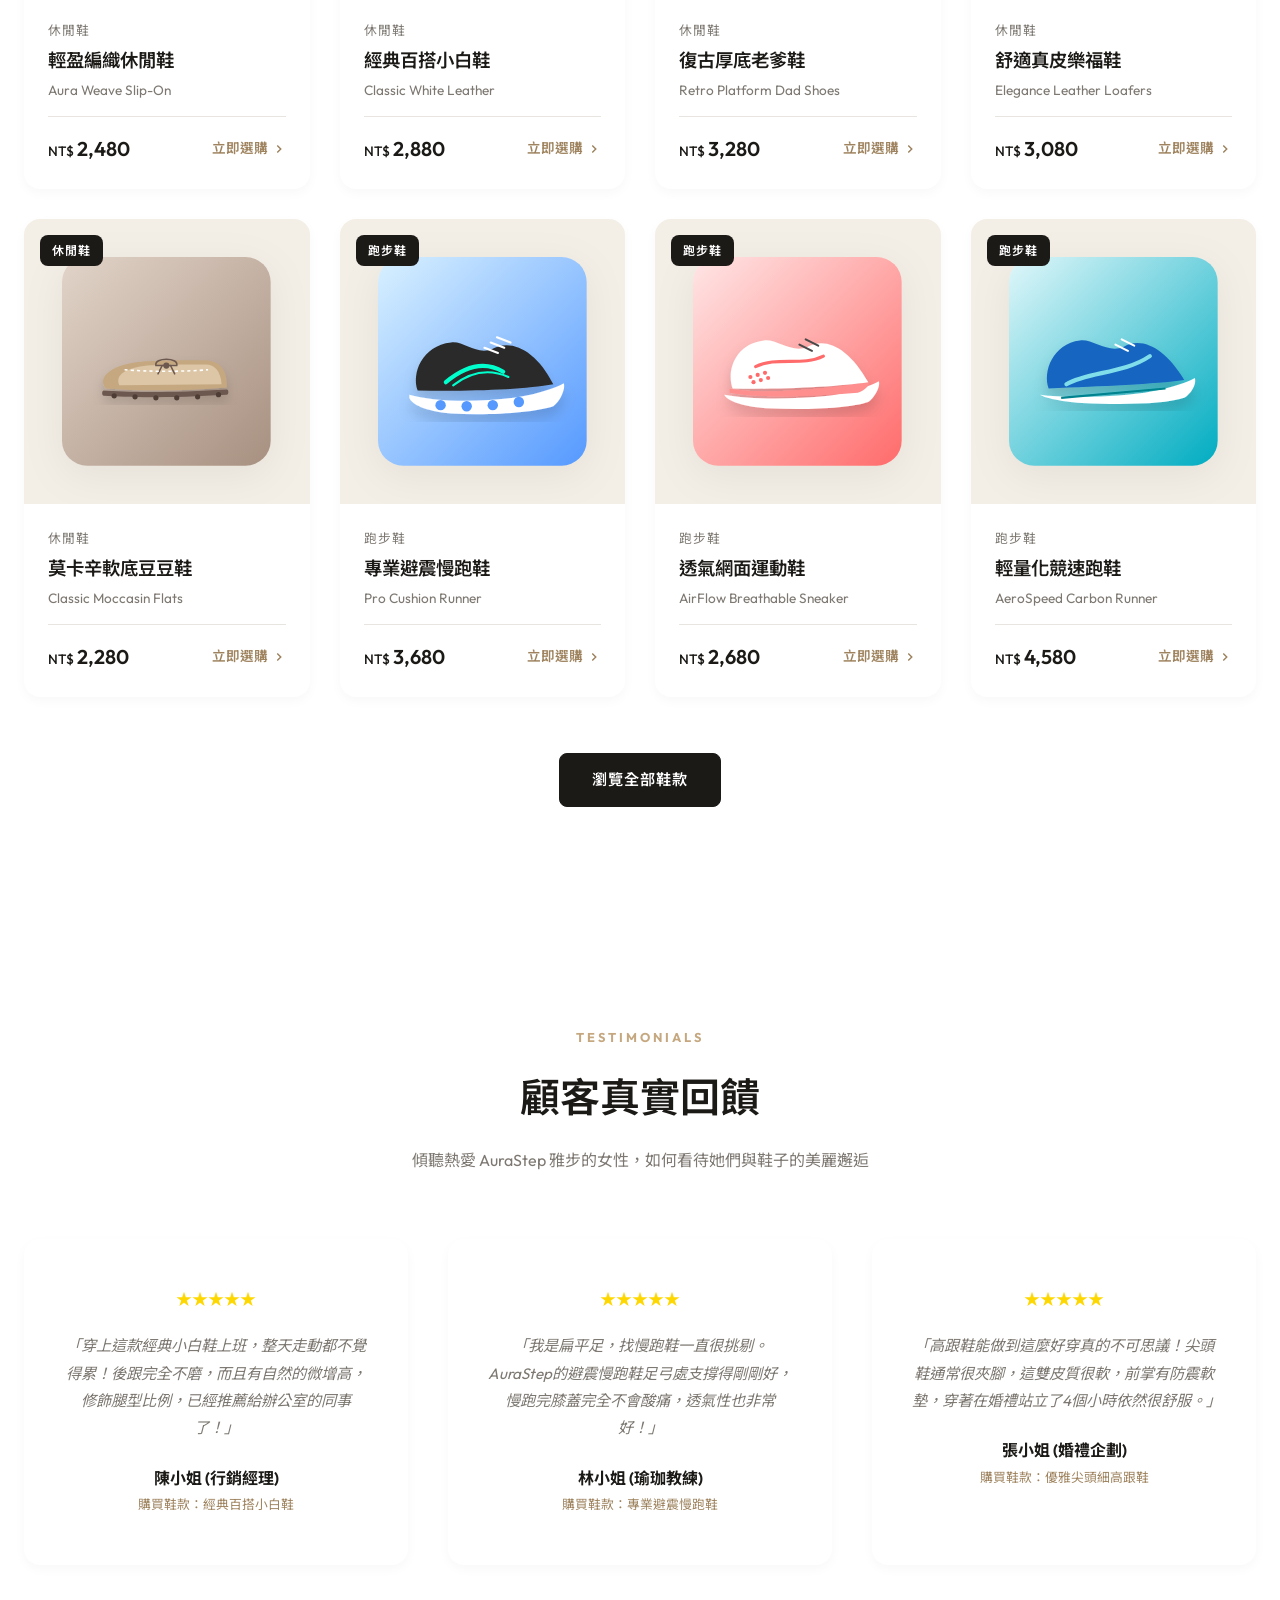
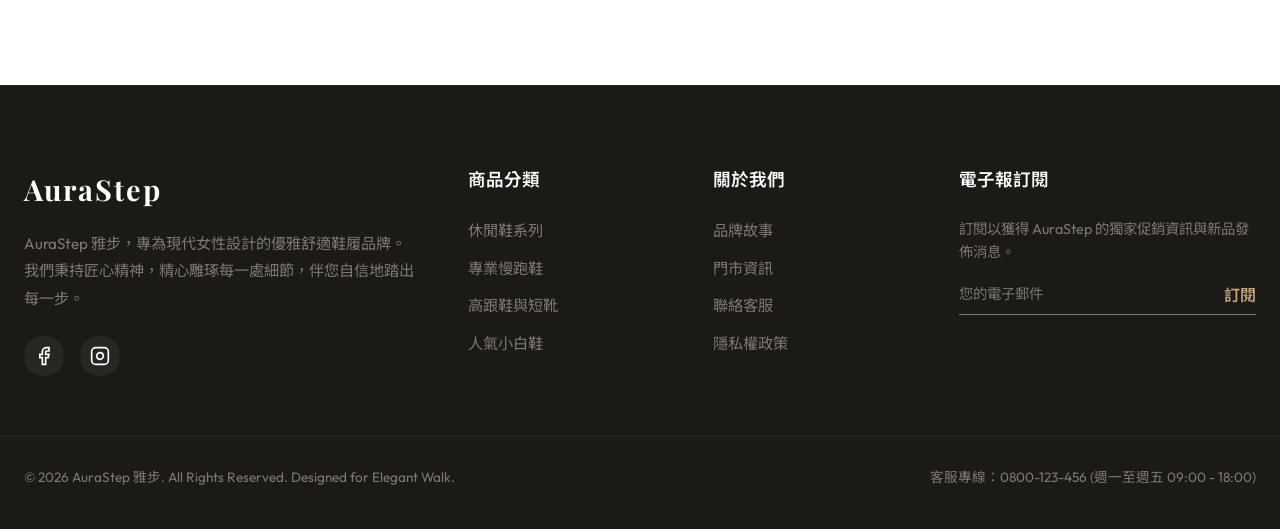
<file: product.html>
<!DOCTYPE html>
<html lang="zh-Hant-TW">
<head>
  <meta charset="UTF-8">
  <meta name="viewport" content="width=device-width, initial-scale=1.0">
  <meta name="description" content="AuraStep 雅步單品詳細頁。查看產品材質細節、特殊人體工學設計與尺寸對照，支持顏色尺寸選購。">
  <title>AuraStep 雅步 | 商品詳情</title>
  <link rel="icon" type="image/png" href="assets/images/logo.png">
  <link rel="stylesheet" href="css/style.css">
</head>
<body>

  <!-- Header Section -->
  <header>
    <div class="container header-container">
      <div class="logo-wrapper">
        <a href="index.html">
          <img src="assets/images/logo.png" alt="AuraStep Logo" class="logo-img">
          <span class="logo-text">AuraStep</span>
        </a>
      </div>
      
      <!-- Hamburger Menu for Mobile -->
      <button class="hamburger" aria-label="Toggle navigation">
        <span></span>
        <span></span>
        <span></span>
      </button>

      <!-- Navigation links -->
      <nav class="nav-menu">
        <a href="index.html" class="nav-link">首頁</a>
        <a href="about.html" class="nav-link">公司簡介</a>
        <a href="casual.html" class="nav-link">休閒鞋</a>
        <a href="running.html" class="nav-link">跑步鞋</a>
        <a href="others.html" class="nav-link">其它類</a>
        <a href="contact.html" class="nav-link">聯絡我們</a>
      </nav>
    </div>
  </header>

  <main>
    <section class="product-detail-container">
      <div class="container">
        <!-- Breadcrumbs -->
        <div class="page-banner-breadcrumbs" style="margin-bottom: 40px;">
          <a href="index.html">首頁</a> &nbsp;/&nbsp; 
          <a id="breadcrumb-category-link" href="#">分類</a> &nbsp;/&nbsp; 
          <span id="breadcrumb-product-name" style="color: var(--neutral-dark);">商品</span>
        </div>

        <!-- Detail Layout Grid -->
        <div class="product-detail-grid">
          <!-- Left Column: Gallery/Image Box -->
          <div class="detail-gallery">
            <div class="detail-main-img-box" id="detail-image-box">
              <!-- Dynamically populated by JS -->
            </div>
          </div>

          <!-- Right Column: Product Information and Options -->
          <div class="detail-info">
            <span class="detail-category" id="detail-category-label">分類</span>
            <h1 class="detail-name serif-title" id="detail-product-name">商品名稱</h1>
            <p class="detail-en-name" id="detail-product-en-name">English Name</p>
            
            <p class="detail-price" id="detail-product-price">0</p>
            
            <p class="detail-desc" id="detail-product-desc">商品描述將會在這裡顯示。</p>
            
            <!-- Selector 1: Colors -->
            <div class="selector-group">
              <h4 class="selector-title">選擇顏色：<span id="selected-color-text" style="font-weight: 500; color: var(--primary-dark);">請選擇</span></h4>
              <div class="color-options" id="detail-color-options">
                <!-- Dynamically populated by JS -->
              </div>
            </div>

            <!-- Selector 2: Sizes -->
            <div class="selector-group" style="margin-bottom: 40px;">
              <h4 class="selector-title">選擇尺寸 (EU)：<span id="selected-size-text" style="font-weight: 500; color: var(--primary-dark);">請選擇</span></h4>
              <div class="size-options" id="detail-size-options">
                <!-- Dynamically populated by JS -->
              </div>
            </div>

            <!-- Quantity & CTA Actions -->
            <div class="detail-actions">
              <div class="qty-selector">
                <button class="qty-btn" id="qty-minus" aria-label="Decrease quantity">-</button>
                <div class="qty-val" id="qty-value">1</div>
                <button class="qty-btn" id="qty-plus" aria-label="Increase quantity">+</button>
              </div>
              <button class="btn btn-primary add-to-cart-btn" id="add-to-cart-action">加入購物車</button>
            </div>

            <!-- Features list inside details -->
            <div class="detail-features">
              <h4 class="detail-features-title">商品重點特性</h4>
              <div class="detail-features-list" id="detail-features-list">
                <!-- Dynamically populated by JS -->
              </div>
            </div>

            <!-- Specifications Table -->
            <h4 class="selector-title" style="border-bottom:1px solid var(--neutral-light-gray); padding-bottom:12px; margin-bottom:16px;">商品規格</h4>
            <table class="detail-specs-table">
              <tbody>
                <tr>
                  <td>商品材質</td>
                  <td id="spec-material">-</td>
                </tr>
                <tr>
                  <td>可選尺寸</td>
                  <td id="spec-sizes">-</td>
                </tr>
                <tr>
                  <td>可選顏色</td>
                  <td id="spec-colors">-</td>
                </tr>
              </tbody>
            </table>
          </div>
        </div>
      </div>
    </section>

    <!-- You May Also Like (Recommended items of same category) -->
    <section class="featured-products related-products">
      <div class="container">
        <div class="section-header" style="margin-bottom: 50px;">
          <span class="section-tag">Recommendations</span>
          <h2 class="section-title serif-title">您可能也會喜歡</h2>
          <p class="section-subtitle">為您推薦同系列的人氣暢銷鞋款，探索更多搭配樂趣</p>
        </div>

        <div id="related-products-grid" class="products-grid">
          <!-- Dynamically populated by JS -->
        </div>
      </div>
    </section>
  </main>

  <!-- Footer Section -->
  <footer>
    <div class="container footer-grid">
      <!-- Brand column -->
      <div class="footer-brand">
        <h3 class="footer-logo-text">AuraStep</h3>
        <p>AuraStep 雅步，專為現代女性設計的優雅舒適鞋履品牌。我們秉持匠心精神，精心雕琢每一處細節，伴您自信地踏出每一步。</p>
        <div class="footer-socials">
          <a href="#" class="social-icon" aria-label="Facebook">
            <svg width="20" height="20" viewBox="0 0 24 24" fill="none" stroke="currentColor" stroke-width="2"><path d="M18 2h-3a5 5 0 0 0-5 5v3H7v4h3v8h4v-8h3l1-4h-4V7a1 1 0 0 1 1-1h3z"/></svg>
          </a>
          <a href="#" class="social-icon" aria-label="Instagram">
            <svg width="20" height="20" viewBox="0 0 24 24" fill="none" stroke="currentColor" stroke-width="2"><rect x="2" y="2" width="20" height="20" rx="5" ry="5"/><path d="M16 11.37A4 4 0 1 1 12.63 8 4 4 0 0 1 16 11.37z"/><line x1="17.5" y1="6.5" x2="17.51" y2="6.5"/></svg>
          </a>
        </div>
      </div>

      <!-- Links column 1 -->
      <div>
        <h4 class="footer-heading">商品分類</h4>
        <ul class="footer-links">
          <li><a href="casual.html">休閒鞋系列</a></li>
          <li><a href="running.html">專業慢跑鞋</a></li>
          <li><a href="others.html">高跟鞋與短靴</a></li>
          <li><a href="casual.html">人氣小白鞋</a></li>
        </ul>
      </div>

      <!-- Links column 2 -->
      <div>
        <h4 class="footer-heading">關於我們</h4>
        <ul class="footer-links">
          <li><a href="about.html">品牌故事</a></li>
          <li><a href="contact.html">門市資訊</a></li>
          <li><a href="contact.html">聯絡客服</a></li>
          <li><a href="#">隱私權政策</a></li>
        </ul>
      </div>

      <!-- Newsletter column -->
      <div class="footer-newsletter">
        <h4 class="footer-heading">電子報訂閱</h4>
        <p>訂閱以獲得 AuraStep 的獨家促銷資訊與新品發佈消息。</p>
        <form class="newsletter-form">
          <input type="email" placeholder="您的電子郵件" class="newsletter-input" required>
          <button type="submit" class="newsletter-btn">訂閱</button>
        </form>
      </div>
    </div>

    <!-- Bottom copyright -->
    <div class="container footer-bottom">
      <p>&copy; 2026 AuraStep 雅步. All Rights Reserved. Designed for Elegant Walk.</p>
      <p>客服專線：0800-123-456 (週一至週五 09:00 - 18:00)</p>
    </div>
  </footer>

  <!-- Include Scripts -->
  <script src="js/products.js"></script>
  <script src="js/main.js"></script>
  
  <script>
    // Product Detail Engine
    let currentProduct = null;
    let selectedColor = null;
    let selectedSize = null;
    let quantity = 1;

    document.addEventListener('DOMContentLoaded', () => {
      // Parse query parameters
      const urlParams = new URLSearchParams(window.location.search);
      const productId = urlParams.get('id');
      
      if (!productId) {
        window.location.href = 'index.html';
        return;
      }

      currentProduct = getProductById(productId);
      
      if (!currentProduct) {
        window.location.href = 'index.html';
        return;
      }

      renderProductDetail();
      initDetailInteractions();
      renderRelatedProducts();
    });

    function renderProductDetail() {
      // Document title
      document.title = `AuraStep 雅步 | ${currentProduct.name}`;

      // Breadcrumbs
      const categoryLinks = {
        'casual': { label: '休閒鞋', href: 'casual.html' },
        'running': { label: '跑步鞋', href: 'running.html' },
        'others': { label: '其它類', href: 'others.html' }
      };
      
      const catInfo = categoryLinks[currentProduct.category];
      const categoryLinkEl = document.getElementById('breadcrumb-category-link');
      if (categoryLinkEl && catInfo) {
        categoryLinkEl.innerText = catInfo.label;
        categoryLinkEl.href = catInfo.href;
      }
      
      const breadProductNameEl = document.getElementById('breadcrumb-product-name');
      if (breadProductNameEl) breadProductNameEl.innerText = currentProduct.name;

      // Image
      const imageBox = document.getElementById('detail-image-box');
      if (imageBox) {
        if (currentProduct.isSVG) {
          imageBox.innerHTML = currentProduct.svgContent;
        } else {
          imageBox.innerHTML = `<img src="${currentProduct.image}" alt="${currentProduct.name}">`;
        }
      }

      // Title & Price
      document.getElementById('detail-category-label').innerText = catInfo ? catInfo.label : '新品';
      document.getElementById('detail-product-name').innerText = currentProduct.name;
      document.getElementById('detail-product-en-name').innerText = currentProduct.englishName;
      document.getElementById('detail-product-price').innerText = currentProduct.price.toLocaleString();
      document.getElementById('detail-product-desc').innerText = currentProduct.description;

      // Color options
      const colorContainer = document.getElementById('detail-color-options');
      if (colorContainer) {
        colorContainer.innerHTML = '';
        
        // Define color hex codes for dots simulation
        const colorHexMap = {
          '燕麥杏': '#E8D7C3',
          '曜石黑': '#1C1A17',
          '櫻花粉': '#F8C1C6',
          '經典純白': '#FFFFFF',
          '奶油白': '#FFFDF9',
          '金標白': '#FCF6E5',
          '復古燕麥': '#EBE3D5',
          '溫柔粉鹽': '#FFD1DC',
          '經典黑白': '#4E4D4A',
          '太妃焦糖': '#C08A58',
          '經典深黑': '#1A110B',
          '象牙奶油': '#FFF9F2',
          '暖沙杏': '#E5D3C3',
          '薄荷綠': '#C8E6C9',
          '霧霾藍': '#B0BEC5',
          '極光藍': '#5393FF',
          '瑩光粉': '#FF4081',
          '極簡白黑': '#E0E0E0',
          '珊瑚粉': '#FF8A80',
          '星耀黑': '#212121',
          '極速藍': '#00838F',
          '閃電螢光': '#EEFF41',
          '白金限定': '#FFFDD0',
          '魅惑紫': '#7B1FA2',
          '櫻花淡粉': '#FCE4EC',
          '曜石沉黑': '#111111',
          '軍野綠': '#2E7D32',
          '沉穩灰黑': '#37474F',
          '熔岩粉橘': '#FF7043',
          '魅惑正紅': '#D32F2F',
          '高貴奧利黑': '#0D0D0D',
          '奢華香檳金': '#E3C16F',
          '復古漆皮紅': '#880E4F',
          '氣質亮面黑': '#121212',
          '優雅杏仁奶': '#F5EBE6',
          '復古深褐': '#4E3629',
          '百搭霧黑': '#1A1A1A',
          '知性暖卡其': '#C2B280',
          '氣質米白': '#FAF5F0',
          '極簡深黑': '#121212',
          '奢華玫瑰金': '#B76E79',
          '栗子褐': '#6D4C41',
          '溫柔煙粉': '#E8A7A1',
          '奧利深黑': '#050505',
          '魅惑暗紅': '#720917'
        };

        currentProduct.specs.colors.forEach((color, index) => {
          const dot = document.createElement('div');
          dot.className = 'color-dot';
          const hex = colorHexMap[color] || '#D3D3D3';
          dot.style.backgroundColor = hex;
          dot.setAttribute('data-color', color);
          
          dot.innerHTML = `<span class="color-dot-tooltip">${color}</span>`;
          colorContainer.appendChild(dot);
        });
      }

      // Size options
      const sizeContainer = document.getElementById('detail-size-options');
      if (sizeContainer) {
        sizeContainer.innerHTML = '';
        currentProduct.specs.sizes.forEach(size => {
          const box = document.createElement('div');
          box.className = 'size-box';
          box.innerText = size;
          box.setAttribute('data-size', size);
          sizeContainer.appendChild(box);
        });
      }

      // Features list
      const featureListContainer = document.getElementById('detail-features-list');
      if (featureListContainer) {
        featureListContainer.innerHTML = '';
        currentProduct.features.forEach(feat => {
          const item = document.createElement('div');
          item.className = 'detail-feature-item';
          item.innerHTML = `
            <svg viewBox="0 0 24 24" fill="none" stroke="currentColor" stroke-width="2.5"><polyline points="20 6 9 17 4 12"></polyline></svg>
            <span>${feat}</span>
          `;
          featureListContainer.appendChild(item);
        });
      }

      // Specs Table
      document.getElementById('spec-material').innerText = currentProduct.specs.material;
      document.getElementById('spec-sizes').innerText = currentProduct.specs.sizes.join(', ');
      document.getElementById('spec-colors').innerText = currentProduct.specs.colors.join(', ');
    }

    function initDetailInteractions() {
      // Color selectors
      const colorDots = document.querySelectorAll('.color-dot');
      const selectedColorText = document.getElementById('selected-color-text');
      colorDots.forEach(dot => {
        dot.addEventListener('click', () => {
          colorDots.forEach(d => d.classList.remove('active'));
          dot.classList.add('active');
          selectedColor = dot.getAttribute('data-color');
          selectedColorText.innerText = selectedColor;
        });
      });

      // Size selectors
      const sizeBoxes = document.querySelectorAll('.size-box');
      const selectedSizeText = document.getElementById('selected-size-text');
      sizeBoxes.forEach(box => {
        box.addEventListener('click', () => {
          sizeBoxes.forEach(b => b.classList.remove('active'));
          box.classList.add('active');
          selectedSize = box.getAttribute('data-size');
          selectedSizeText.innerText = `EU ${selectedSize}`;
        });
      });

      // Quantity buttons
      const qtyValEl = document.getElementById('qty-value');
      document.getElementById('qty-plus').addEventListener('click', () => {
        quantity++;
        qtyValEl.innerText = quantity;
      });
      document.getElementById('qty-minus').addEventListener('click', () => {
        if (quantity > 1) {
          quantity--;
          qtyValEl.innerText = quantity;
        }
      });

      // Add to Cart Action
      const cartBtn = document.getElementById('add-to-cart-action');
      cartBtn.addEventListener('click', () => {
        if (!selectedColor) {
          showToast('請先選擇一個顏色！', 'error');
          return;
        }
        if (!selectedSize) {
          showToast('請先選擇您的尺寸！', 'error');
          return;
        }

        showToast(`成功將 ${quantity} 雙 ${currentProduct.name} (${selectedColor} / EU ${selectedSize}) 加入購物車！`);
      });
    }

    function renderRelatedProducts() {
      const grid = document.getElementById('related-products-grid');
      if (!grid) return;

      // Filter same category products, excluding current one
      const related = products.filter(p => p.category === currentProduct.category && p.id !== currentProduct.id).slice(0, 4);

      grid.innerHTML = '';
      
      if (related.length === 0) {
        grid.innerHTML = '<div style="grid-column:1/-1; text-align:center; color:var(--neutral-gray);">無同系列推薦商品</div>';
        return;
      }

      const categoryLabels = {
        'casual': '休閒鞋',
        'running': '跑步鞋',
        'others': '其它類'
      };

      related.forEach(product => {
        const card = document.createElement('div');
        card.className = 'product-card';
        
        let mediaContent = '';
        if (product.isSVG) {
          mediaContent = product.svgContent;
        } else {
          mediaContent = `<img src="${product.image}" alt="${product.name}">`;
        }

        card.innerHTML = `
          <div class="product-img-box">
            ${mediaContent}
            <div class="product-action-overlay">
              <a href="product.html?id=${product.id}" class="quick-view-btn">查看商品細節</a>
            </div>
          </div>
          <div class="product-info">
            <div>
              <span class="product-category-text">${categoryLabels[product.category]}</span>
              <h3 class="product-name-title">${product.name}</h3>
              <p class="product-en-name">${product.englishName}</p>
            </div>
            <div class="product-footer">
              <span class="product-price">${product.price.toLocaleString()}</span>
              <a href="product.html?id=${product.id}" class="view-detail-link">
                立即選購
                <svg width="14" height="14" viewBox="0 0 24 24" fill="none" stroke="currentColor" stroke-width="2.5"><polyline points="9 18 15 12 9 6"></polyline></svg>
              </a>
            </div>
          </div>
        `;
        grid.appendChild(card);
      });
    }
  </script>
</body>
</html>
</file>
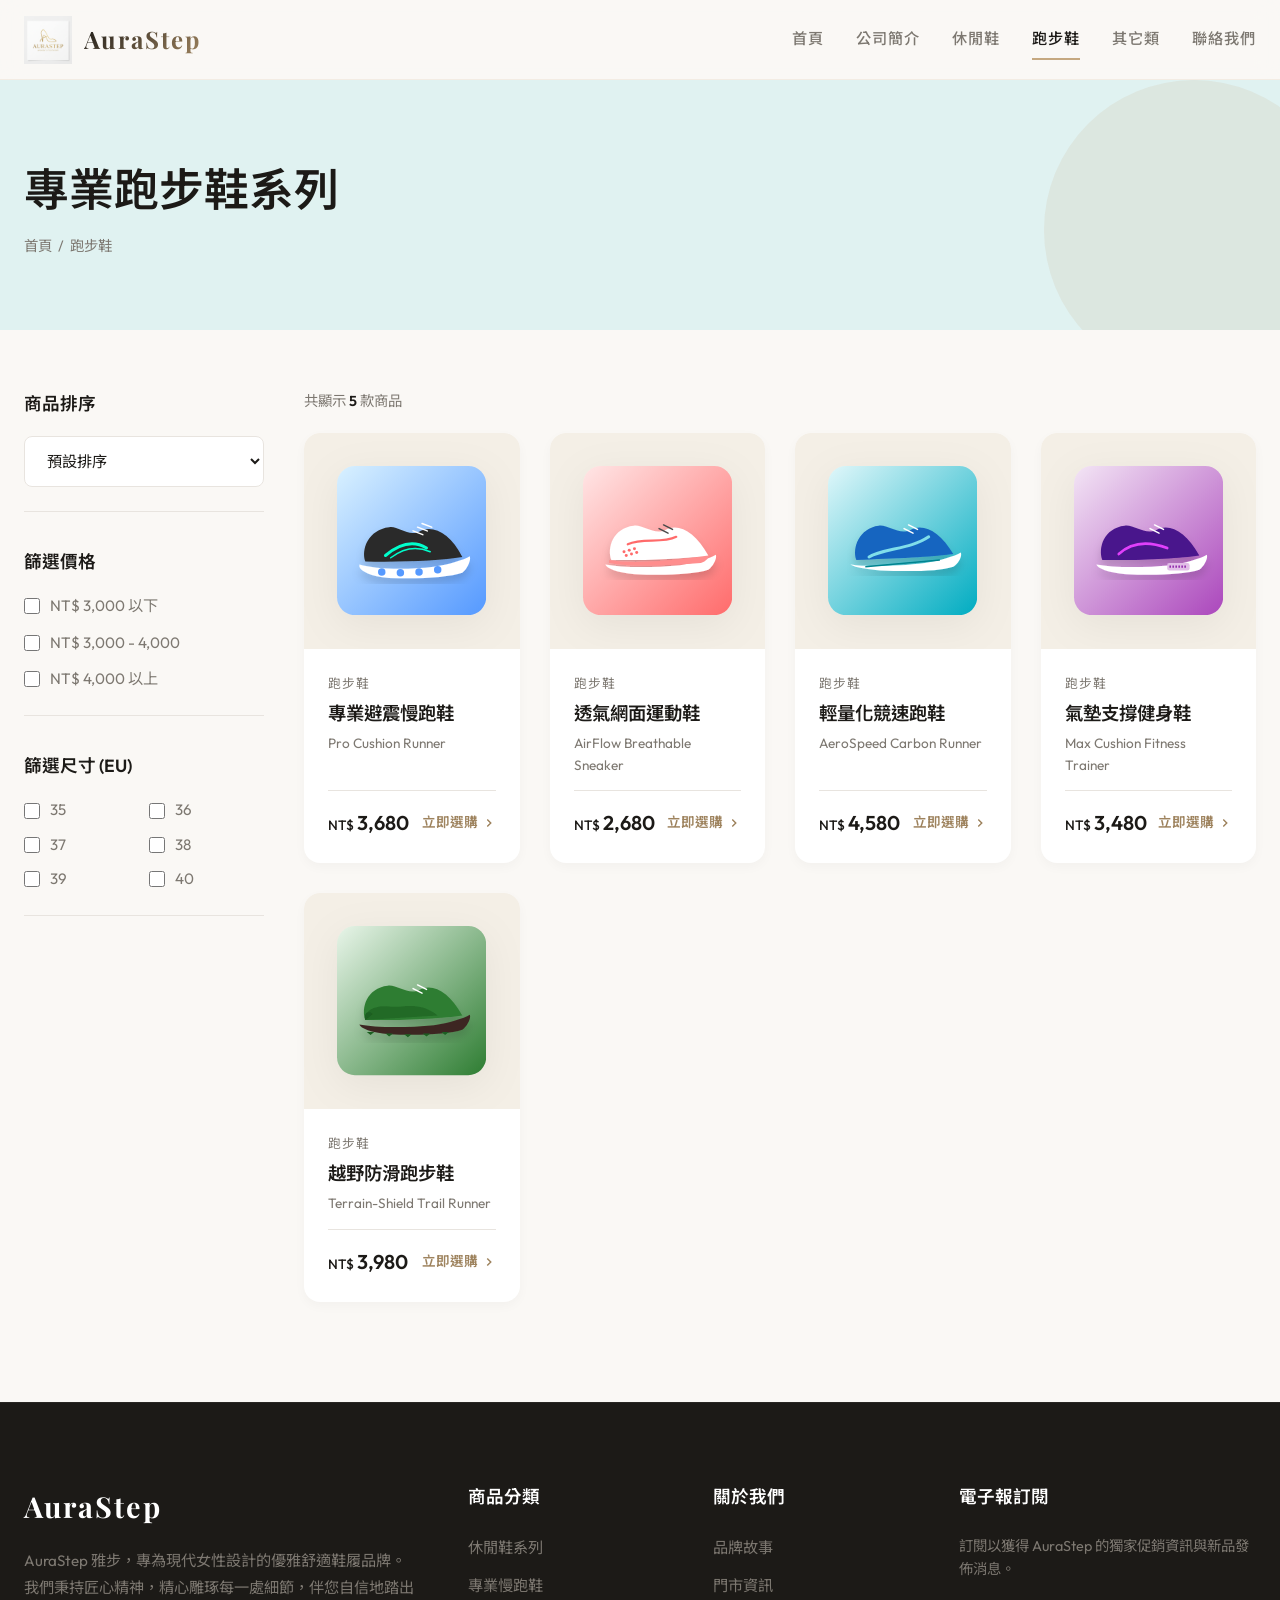
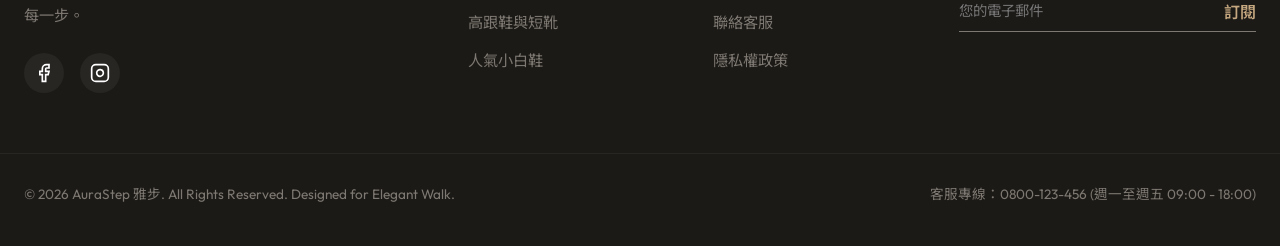
<file: running.html>
<!DOCTYPE html>
<html lang="zh-Hant-TW">
<head>
  <meta charset="UTF-8">
  <meta name="viewport" content="width=device-width, initial-scale=1.0">
  <meta name="description" content="AuraStep 雅步女性專業慢跑鞋與健身訓練鞋款。一體飛織透氣網布、專利科技氣墊避震中底、防滑抓地越野外底，為您的健康生活與運動提供最專業的安全防護。">
  <title>AuraStep 雅步 | 女性專業慢跑鞋系列 - 動能輕盈跑</title>
  <link rel="icon" type="image/png" href="assets/images/logo.png">
  <link rel="stylesheet" href="css/style.css">
</head>
<body>

  <!-- Header Section -->
  <header>
    <div class="container header-container">
      <div class="logo-wrapper">
        <a href="index.html">
          <img src="assets/images/logo.png" alt="AuraStep Logo" class="logo-img">
          <span class="logo-text">AuraStep</span>
        </a>
      </div>
      
      <!-- Hamburger Menu for Mobile -->
      <button class="hamburger" aria-label="Toggle navigation">
        <span></span>
        <span></span>
        <span></span>
      </button>

      <!-- Navigation links -->
      <nav class="nav-menu">
        <a href="index.html" class="nav-link">首頁</a>
        <a href="about.html" class="nav-link">公司簡介</a>
        <a href="casual.html" class="nav-link">休閒鞋</a>
        <a href="running.html" class="nav-link active">跑步鞋</a>
        <a href="others.html" class="nav-link">其它類</a>
        <a href="contact.html" class="nav-link">聯絡我們</a>
      </nav>
    </div>
  </header>

  <main>
    <!-- Page Banner -->
    <section class="page-banner" style="background-color: #E0F2F1;">
      <div class="container page-banner-content">
        <h1 class="page-banner-title serif-title">專業跑步鞋系列</h1>
        <div class="page-banner-breadcrumbs">
          <a href="index.html">首頁</a> &nbsp;/&nbsp; <span>跑步鞋</span>
        </div>
      </div>
    </section>

    <!-- Main Content Grid with Sidebar Filters -->
    <div class="container category-page-container">
      <!-- Left: Interactive Sidebar Filters -->
      <aside class="sidebar-filters">
        <!-- Sort By Dropdown -->
        <div class="filter-group">
          <h3 class="filter-group-title">商品排序</h3>
          <select id="sort-select" class="form-control" style="background-color: var(--neutral-white);">
            <option value="default">預設排序</option>
            <option value="price-asc">價格：由低到高</option>
            <option value="price-desc">價格：由高到低</option>
          </select>
        </div>

        <!-- Filter 1: Price -->
        <div class="filter-group">
          <h3 class="filter-group-title">篩選價格</h3>
          <div class="filter-options">
            <label class="checkbox-label">
              <input type="checkbox" name="price-range" value="under-3000">
              NT$ 3,000 以下
            </label>
            <label class="checkbox-label">
              <input type="checkbox" name="price-range" value="3000-4000">
              NT$ 3,000 - 4,000
            </label>
            <label class="checkbox-label">
              <input type="checkbox" name="price-range" value="above-4000">
              NT$ 4,000 以上
            </label>
          </div>
        </div>

        <!-- Filter 2: Size -->
        <div class="filter-group">
          <h3 class="filter-group-title">篩選尺寸 (EU)</h3>
          <div class="filter-options" style="display: grid; grid-template-columns: 1fr 1fr; gap: 10px;">
            <label class="checkbox-label"><input type="checkbox" class="size-filter-cb" value="35"> 35</label>
            <label class="checkbox-label"><input type="checkbox" class="size-filter-cb" value="36"> 36</label>
            <label class="checkbox-label"><input type="checkbox" class="size-filter-cb" value="37"> 37</label>
            <label class="checkbox-label"><input type="checkbox" class="size-filter-cb" value="38"> 38</label>
            <label class="checkbox-label"><input type="checkbox" class="size-filter-cb" value="39"> 39</label>
            <label class="checkbox-label"><input type="checkbox" class="size-filter-cb" value="40"> 40</label>
          </div>
        </div>
      </aside>

      <!-- Right: Products Grid -->
      <section>
        <div style="margin-bottom: 20px; font-size: 0.9rem; color: var(--neutral-gray); display: flex; justify-content: space-between; align-items: center;">
          <p>共顯示 <span id="product-count" style="font-weight: 600; color: var(--neutral-dark);">0</span> 款商品</p>
        </div>
        
        <div id="category-products-grid" class="products-grid">
          <!-- Dynamically populated by products.js -->
        </div>
      </section>
    </div>
  </main>

  <!-- Footer Section -->
  <footer>
    <div class="container footer-grid">
      <!-- Brand column -->
      <div class="footer-brand">
        <h3 class="footer-logo-text">AuraStep</h3>
        <p>AuraStep 雅步，專為現代女性設計的優雅舒適鞋履品牌。我們秉持匠心精神，精心雕琢每一處細節，伴您自信地踏出每一步。</p>
        <div class="footer-socials">
          <a href="#" class="social-icon" aria-label="Facebook">
            <svg width="20" height="20" viewBox="0 0 24 24" fill="none" stroke="currentColor" stroke-width="2"><path d="M18 2h-3a5 5 0 0 0-5 5v3H7v4h3v8h4v-8h3l1-4h-4V7a1 1 0 0 1 1-1h3z"/></svg>
          </a>
          <a href="#" class="social-icon" aria-label="Instagram">
            <svg width="20" height="20" viewBox="0 0 24 24" fill="none" stroke="currentColor" stroke-width="2"><rect x="2" y="2" width="20" height="20" rx="5" ry="5"/><path d="M16 11.37A4 4 0 1 1 12.63 8 4 4 0 0 1 16 11.37z"/><line x1="17.5" y1="6.5" x2="17.51" y2="6.5"/></svg>
          </a>
        </div>
      </div>

      <!-- Links column 1 -->
      <div>
        <h4 class="footer-heading">商品分類</h4>
        <ul class="footer-links">
          <li><a href="casual.html">休閒鞋系列</a></li>
          <li><a href="running.html">專業慢跑鞋</a></li>
          <li><a href="others.html">高跟鞋與短靴</a></li>
          <li><a href="casual.html">人氣小白鞋</a></li>
        </ul>
      </div>

      <!-- Links column 2 -->
      <div>
        <h4 class="footer-heading">關於我們</h4>
        <ul class="footer-links">
          <li><a href="about.html">品牌故事</a></li>
          <li><a href="contact.html">門市資訊</a></li>
          <li><a href="contact.html">聯絡客服</a></li>
          <li><a href="#">隱私權政策</a></li>
        </ul>
      </div>

      <!-- Newsletter column -->
      <div class="footer-newsletter">
        <h4 class="footer-heading">電子報訂閱</h4>
        <p>訂閱以獲得 AuraStep 的獨家促銷資訊與新品發佈消息。</p>
        <form class="newsletter-form">
          <input type="email" placeholder="您的電子郵件" class="newsletter-input" required>
          <button type="submit" class="newsletter-btn">訂閱</button>
        </form>
      </div>
    </div>

    <!-- Bottom copyright -->
    <div class="container footer-bottom">
      <p>&copy; 2026 AuraStep 雅步. All Rights Reserved. Designed for Elegant Walk.</p>
      <p>客服專線：0800-123-456 (週一至週五 09:00 - 18:00)</p>
    </div>
  </footer>

  <!-- Include Scripts -->
  <script src="js/products.js"></script>
  <script src="js/main.js"></script>
  
  <script>
    const CATEGORY = 'running';

    document.addEventListener('DOMContentLoaded', () => {
      renderProducts();
      initFilters();
    });

    function renderProducts() {
      const grid = document.getElementById('category-products-grid');
      const countEl = document.getElementById('product-count');
      if (!grid) return;

      let items = getProductsByCategory(CATEGORY);

      // Apply Price filters
      const checkedPrices = Array.from(document.querySelectorAll('input[name="price-range"]:checked')).map(el => el.value);
      if (checkedPrices.length > 0) {
        items = items.filter(p => {
          return checkedPrices.some(range => {
            if (range === 'under-3000') return p.price < 3000;
            if (range === '3000-4000') return p.price >= 3000 && p.price <= 4000;
            if (range === 'above-4000') return p.price > 4000;
            return true;
          });
        });
      }

      // Apply Size filters
      const checkedSizes = Array.from(document.querySelectorAll('.size-filter-cb:checked')).map(el => el.value);
      if (checkedSizes.length > 0) {
        items = items.filter(p => {
          return checkedSizes.some(size => p.specs.sizes.includes(size));
        });
      }

      // Apply Sorting
      const sortVal = document.getElementById('sort-select').value;
      if (sortVal === 'price-asc') {
        items.sort((a, b) => a.price - b.price);
      } else if (sortVal === 'price-desc') {
        items.sort((a, b) => b.price - a.price);
      }

      if (countEl) countEl.innerText = items.length;

      grid.innerHTML = '';
      if (items.length === 0) {
        grid.innerHTML = '<div style="grid-column: 1/-1; text-align: center; color: var(--neutral-gray); padding: 60px 0;">沒有符合篩選條件的商品</div>';
        return;
      }

      items.forEach(product => {
        const card = document.createElement('div');
        card.className = 'product-card';
        
        let mediaContent = '';
        if (product.isSVG) {
          mediaContent = product.svgContent;
        } else {
          mediaContent = `<img src="${product.image}" alt="${product.name}">`;
        }

        const categoryLabel = '跑步鞋';

        card.innerHTML = `
          <div class="product-img-box">
            ${mediaContent}
            <div class="product-action-overlay">
              <a href="product.html?id=${product.id}" class="quick-view-btn">查看商品細節</a>
            </div>
          </div>
          <div class="product-info">
            <div>
              <span class="product-category-text">${categoryLabel}</span>
              <h3 class="product-name-title">${product.name}</h3>
              <p class="product-en-name">${product.englishName}</p>
            </div>
            <div class="product-footer">
              <span class="product-price">${product.price.toLocaleString()}</span>
              <a href="product.html?id=${product.id}" class="view-detail-link">
                立即選購
                <svg width="14" height="14" viewBox="0 0 24 24" fill="none" stroke="currentColor" stroke-width="2.5"><polyline points="9 18 15 12 9 6"></polyline></svg>
              </a>
            </div>
          </div>
        `;
        grid.appendChild(card);
      });
    }

    function initFilters() {
      const inputs = document.querySelectorAll('input[type="checkbox"]');
      inputs.forEach(input => {
        input.addEventListener('change', renderProducts);
      });

      const sortSelect = document.getElementById('sort-select');
      if (sortSelect) {
        sortSelect.addEventListener('change', renderProducts);
      }
    }
  </script>
</body>
</html>
</file>
<file: css/style.css>
/* AuraStep Global Stylesheet & Design System */
@import url('https://fonts.googleapis.com/css2?family=Noto+Sans+TC:wght@300;400;500;700&family=Outfit:wght@300;400;500;600;700&family=Playfair+Display:ital,wght@0,400;0,600;1,400&display=swap');

:root {
  /* Color Palette */
  --primary: #C5A880;
  --primary-dark: #9E835E;
  --primary-light: #F4EFE6;
  --neutral-dark: #1C1A17;
  --neutral-light: #FAF8F5;
  --neutral-white: #FFFFFF;
  --neutral-gray: #7D7871;
  --neutral-light-gray: #E8E4DF;
  --accent: #E8A89A; /* Soft rose gold/peach */
  
  /* Font Family */
  --font-serif: 'Playfair Display', 'Noto Sans TC', serif;
  --font-sans: 'Outfit', 'Noto Sans TC', sans-serif;
  
  /* Transitions */
  --transition-fast: all 0.2s ease;
  --transition-normal: all 0.4s cubic-bezier(0.16, 1, 0.3, 1);
  --transition-slow: all 0.8s cubic-bezier(0.16, 1, 0.3, 1);
  
  /* Shadows */
  --shadow-sm: 0 4px 12px rgba(28, 26, 23, 0.03);
  --shadow-md: 0 12px 32px rgba(197, 168, 128, 0.12);
  --shadow-lg: 0 24px 64px rgba(197, 168, 128, 0.18);
  
  /* Border Radius */
  --radius-sm: 8px;
  --radius-md: 16px;
  --radius-lg: 32px;
  --radius-full: 9999px;
  
  /* Layout constraints */
  --max-width: 1320px;
  --header-height: 80px;
}

/* Reset and Base Styles */
*, *::before, *::after {
  box-sizing: border-box;
  margin: 0;
  padding: 0;
}

html {
  scroll-behavior: smooth;
  font-size: 16px;
}

body {
  font-family: var(--font-sans);
  background-color: var(--neutral-light);
  color: var(--neutral-dark);
  line-height: 1.6;
  overflow-x: hidden;
  -webkit-font-smoothing: antialiased;
}

a {
  text-decoration: none;
  color: inherit;
  transition: var(--transition-fast);
}

img, svg {
  max-width: 100%;
  height: auto;
  display: block;
}

ul {
  list-style: none;
}

input, textarea, select, button {
  font-family: inherit;
  font-size: inherit;
  border: none;
  outline: none;
  background: none;
}

button {
  cursor: pointer;
}

/* Typography Utility */
.serif-title {
  font-family: var(--font-serif);
  font-weight: 600;
}

/* Global Container */
.container {
  width: 100%;
  max-width: var(--max-width);
  margin: 0 auto;
  padding: 0 24px;
}

/* Header & Navigation */
header {
  position: fixed;
  top: 0;
  left: 0;
  width: 100%;
  height: var(--header-height);
  background-color: rgba(250, 248, 245, 0.85);
  backdrop-filter: blur(12px);
  -webkit-backdrop-filter: blur(12px);
  z-index: 1000;
  border-bottom: 1px solid rgba(197, 168, 128, 0.15);
  transition: var(--transition-normal);
}

header.scrolled {
  height: 70px;
  box-shadow: var(--shadow-sm);
  background-color: rgba(250, 248, 245, 0.95);
}

.header-container {
  display: flex;
  align-items: center;
  justify-content: space-between;
  height: 100%;
}

.logo-wrapper a {
  display: flex;
  align-items: center;
  gap: 12px;
}

.logo-img {
  height: 48px;
  width: auto;
}

.logo-text {
  font-family: var(--font-serif);
  font-size: 1.5rem;
  font-weight: 700;
  letter-spacing: 2px;
  color: var(--neutral-dark);
  background: linear-gradient(135deg, var(--neutral-dark) 0%, var(--primary-dark) 100%);
  -webkit-background-clip: text;
  -webkit-text-fill-color: transparent;
}

.nav-menu {
  display: flex;
  align-items: center;
  gap: 32px;
}

.nav-link {
  font-size: 0.95rem;
  font-weight: 500;
  letter-spacing: 1px;
  padding: 8px 0;
  position: relative;
  color: var(--neutral-gray);
}

.nav-link::after {
  content: '';
  position: absolute;
  bottom: 0;
  left: 0;
  width: 0;
  height: 2px;
  background-color: var(--primary);
  transition: var(--transition-normal);
}

.nav-link:hover, .nav-link.active {
  color: var(--neutral-dark);
}

.nav-link:hover::after, .nav-link.active::after {
  width: 100%;
}

/* Hamburger Menu button */
.hamburger {
  display: none;
  flex-direction: column;
  justify-content: space-between;
  width: 24px;
  height: 18px;
  z-index: 1001;
}

.hamburger span {
  display: block;
  height: 2px;
  width: 100%;
  background-color: var(--neutral-dark);
  border-radius: 2px;
  transition: var(--transition-normal);
}

/* Hamburger Active Animation */
.hamburger.active span:nth-child(1) {
  transform: translateY(8px) rotate(45deg);
}

.hamburger.active span:nth-child(2) {
  opacity: 0;
}

.hamburger.active span:nth-child(3) {
  transform: translateY(-8px) rotate(-45deg);
}

/* Page Spacing wrapper */
main {
  padding-top: var(--header-height);
  min-height: calc(100vh - 400px);
}

/* Footer Section */
footer {
  background-color: var(--neutral-dark);
  color: var(--neutral-light-gray);
  padding: 80px 0 40px 0;
  border-top: 1px solid rgba(255, 255, 255, 0.05);
}

.footer-grid {
  display: grid;
  grid-template-columns: 2fr 1fr 1fr 1.5fr;
  gap: 48px;
  margin-bottom: 60px;
}

.footer-brand .footer-logo-text {
  font-family: var(--font-serif);
  font-size: 1.8rem;
  font-weight: 700;
  letter-spacing: 2px;
  color: var(--neutral-white);
  margin-bottom: 18px;
}

.footer-brand p {
  color: var(--neutral-gray);
  font-size: 0.95rem;
  line-height: 1.8;
  margin-bottom: 24px;
}

.footer-socials {
  display: flex;
  gap: 16px;
}

.social-icon {
  width: 40px;
  height: 40px;
  border-radius: 50%;
  background-color: rgba(255, 255, 255, 0.05);
  display: flex;
  align-items: center;
  justify-content: center;
  transition: var(--transition-normal);
  color: var(--neutral-white);
}

.social-icon:hover {
  background-color: var(--primary);
  transform: translateY(-3px);
}

.footer-heading {
  font-size: 1.1rem;
  font-weight: 600;
  color: var(--neutral-white);
  margin-bottom: 24px;
  position: relative;
}

.footer-links li {
  margin-bottom: 12px;
}

.footer-links a {
  font-size: 0.95rem;
  color: var(--neutral-gray);
}

.footer-links a:hover {
  color: var(--primary);
  padding-left: 4px;
}

.footer-contact-info p {
  font-size: 0.95rem;
  color: var(--neutral-gray);
  margin-bottom: 16px;
  display: flex;
  align-items: flex-start;
  gap: 12px;
}

.footer-contact-info svg {
  width: 18px;
  height: 18px;
  flex-shrink: 0;
  margin-top: 3px;
  stroke: var(--primary);
}

.footer-newsletter p {
  font-size: 0.9rem;
  color: var(--neutral-gray);
  margin-bottom: 18px;
}

.newsletter-form {
  display: flex;
  border-bottom: 1px solid var(--neutral-gray);
  padding-bottom: 8px;
}

.newsletter-input {
  flex-grow: 1;
  color: var(--neutral-white);
  font-size: 0.9rem;
}

.newsletter-btn {
  color: var(--primary);
  font-weight: 600;
  transition: var(--transition-fast);
}

.newsletter-btn:hover {
  color: var(--neutral-white);
}

.footer-bottom {
  border-top: 1px solid rgba(255, 255, 255, 0.05);
  padding-top: 30px;
  display: flex;
  justify-content: space-between;
  align-items: center;
  font-size: 0.85rem;
  color: var(--neutral-gray);
}

/* Premium Buttons */
.btn {
  display: inline-flex;
  align-items: center;
  justify-content: center;
  padding: 14px 32px;
  font-size: 0.95rem;
  font-weight: 600;
  letter-spacing: 1px;
  border-radius: var(--radius-sm);
  transition: var(--transition-normal);
  position: relative;
  overflow: hidden;
  z-index: 1;
}

.btn-primary {
  background-color: var(--neutral-dark);
  color: var(--neutral-white);
  border: 1px solid var(--neutral-dark);
}

.btn-primary::before {
  content: '';
  position: absolute;
  top: 0;
  left: -100%;
  width: 100%;
  height: 100%;
  background: linear-gradient(90deg, transparent, rgba(255,255,255,0.2), transparent);
  transition: var(--transition-slow);
  z-index: -1;
}

.btn-primary:hover::before {
  left: 100%;
}

.btn-primary:hover {
  background-color: var(--primary);
  border-color: var(--primary);
}

.btn-secondary {
  border: 1px solid var(--neutral-dark);
  color: var(--neutral-dark);
}

.btn-secondary:hover {
  background-color: var(--neutral-dark);
  color: var(--neutral-white);
}

/* Hero Section */
.hero {
  position: relative;
  height: 90vh;
  min-height: 600px;
  background-color: var(--primary-light);
  display: flex;
  align-items: center;
  overflow: hidden;
}

.hero-grid {
  display: grid;
  grid-template-columns: 1.1fr 0.9fr;
  align-items: center;
  gap: 40px;
  height: 100%;
}

.hero-content {
  opacity: 0;
  transform: translateY(30px);
  animation: fadeInUp 1s cubic-bezier(0.16, 1, 0.3, 1) forwards;
}

.hero-tag {
  font-size: 0.85rem;
  font-weight: 700;
  letter-spacing: 4px;
  text-transform: uppercase;
  color: var(--primary-dark);
  margin-bottom: 24px;
  display: block;
}

.hero-title {
  font-size: 4rem;
  line-height: 1.15;
  color: var(--neutral-dark);
  margin-bottom: 28px;
}

.hero-title span {
  font-style: italic;
  font-weight: 400;
  color: var(--primary-dark);
}

.hero-description {
  font-size: 1.1rem;
  color: var(--neutral-gray);
  margin-bottom: 40px;
  max-width: 520px;
  line-height: 1.8;
}

.hero-cta {
  display: flex;
  gap: 16px;
}

.hero-image-wrapper {
  position: relative;
  display: flex;
  justify-content: center;
  align-items: center;
  height: 100%;
  opacity: 0;
  transform: scale(0.9);
  animation: scaleIn 1.2s cubic-bezier(0.16, 1, 0.3, 1) 0.2s forwards;
}

.hero-circle-bg {
  position: absolute;
  width: 420px;
  height: 420px;
  border-radius: 50%;
  background: linear-gradient(135deg, var(--neutral-white) 0%, var(--primary-light) 100%);
  box-shadow: var(--shadow-md);
  z-index: 1;
}

.hero-img {
  position: relative;
  z-index: 2;
  max-height: 480px;
  filter: drop-shadow(0 20px 40px rgba(197,168,128,0.25));
  animation: floatShoe 6s ease-in-out infinite;
}

/* Floating Animations */
@keyframes floatShoe {
  0%, 100% {
    transform: translateY(0) rotate(0deg);
  }
  50% {
    transform: translateY(-15px) rotate(-3deg);
  }
}

@keyframes fadeInUp {
  to {
    opacity: 1;
    transform: translateY(0);
  }
}

@keyframes scaleIn {
  to {
    opacity: 1;
    transform: scale(1);
  }
}

/* Category Quick Links Section */
.home-categories {
  padding: 100px 0;
  background-color: var(--neutral-white);
}

.section-header {
  text-align: center;
  max-width: 600px;
  margin: 0 auto 64px auto;
}

.section-tag {
  font-size: 0.8rem;
  font-weight: 700;
  color: var(--primary);
  text-transform: uppercase;
  letter-spacing: 3px;
  margin-bottom: 16px;
  display: block;
}

.section-title {
  font-size: 2.5rem;
  color: var(--neutral-dark);
  margin-bottom: 18px;
}

.section-subtitle {
  font-size: 1rem;
  color: var(--neutral-gray);
  line-height: 1.8;
}

.category-grid {
  display: grid;
  grid-template-columns: repeat(3, 1fr);
  gap: 30px;
}

.category-card {
  position: relative;
  height: 420px;
  border-radius: var(--radius-md);
  overflow: hidden;
  box-shadow: var(--shadow-sm);
  display: flex;
  flex-direction: column;
  justify-content: flex-end;
  padding: 40px;
  color: var(--neutral-white);
  z-index: 1;
  transition: var(--transition-normal);
}

.category-card::before {
  content: '';
  position: absolute;
  top: 0;
  left: 0;
  width: 100%;
  height: 100%;
  background: linear-gradient(180deg, rgba(28,26,23,0) 40%, rgba(28,26,23,0.85) 100%);
  z-index: 2;
  transition: var(--transition-normal);
}

.category-card-bg {
  position: absolute;
  top: 0;
  left: 0;
  width: 100%;
  height: 100%;
  background-size: cover;
  background-position: center;
  transition: var(--transition-slow);
  z-index: 1;
}

.category-card:hover .category-card-bg {
  transform: scale(1.1);
}

.category-card:hover::before {
  background: linear-gradient(180deg, rgba(28,26,23,0.1) 20%, rgba(28,26,23,0.9) 100%);
}

.category-card-content {
  position: relative;
  z-index: 3;
}

.category-card-title {
  font-size: 1.8rem;
  margin-bottom: 12px;
}

.category-card-link {
  font-size: 0.9rem;
  font-weight: 600;
  letter-spacing: 1px;
  display: flex;
  align-items: center;
  gap: 8px;
  color: var(--accent);
}

.category-card-link svg {
  transition: var(--transition-fast);
  stroke: var(--accent);
}

.category-card:hover .category-card-link svg {
  transform: translateX(6px);
}

/* Feature Highlights */
.about-teaser {
  padding: 120px 0;
  background-color: var(--neutral-light);
}

.about-teaser-grid {
  display: grid;
  grid-template-columns: 1fr 1fr;
  align-items: center;
  gap: 80px;
}

.about-teaser-images {
  position: relative;
  display: grid;
  grid-template-columns: repeat(2, 1fr);
  gap: 20px;
}

.about-teaser-img-box {
  border-radius: var(--radius-md);
  overflow: hidden;
  box-shadow: var(--shadow-md);
}

.about-teaser-img-box:nth-child(2) {
  transform: translateY(40px);
}

.about-teaser-content {
  padding-right: 40px;
}

.about-teaser-title {
  font-size: 2.6rem;
  margin-bottom: 24px;
}

.about-teaser-text {
  font-size: 1.05rem;
  color: var(--neutral-gray);
  line-height: 1.8;
  margin-bottom: 32px;
}

.feature-list {
  margin-bottom: 40px;
}

.feature-item {
  display: flex;
  align-items: flex-start;
  gap: 16px;
  margin-bottom: 20px;
}

.feature-icon-box {
  width: 44px;
  height: 44px;
  border-radius: 50%;
  background-color: var(--primary-light);
  display: flex;
  align-items: center;
  justify-content: center;
  flex-shrink: 0;
  color: var(--primary-dark);
}

.feature-title {
  font-weight: 600;
  font-size: 1.1rem;
  margin-bottom: 4px;
}

.feature-desc {
  font-size: 0.95rem;
  color: var(--neutral-gray);
}

/* New Arrivals / Featured Products Grid */
.featured-products {
  padding: 100px 0;
  background-color: var(--neutral-white);
}

/* Category Filter Bar */
.filter-bar {
  display: flex;
  justify-content: center;
  gap: 16px;
  margin-bottom: 50px;
}

.filter-btn {
  padding: 10px 24px;
  font-size: 0.95rem;
  font-weight: 500;
  color: var(--neutral-gray);
  border-radius: var(--radius-full);
  border: 1px solid var(--neutral-light-gray);
  transition: var(--transition-normal);
}

.filter-btn:hover, .filter-btn.active {
  background-color: var(--neutral-dark);
  color: var(--neutral-white);
  border-color: var(--neutral-dark);
  box-shadow: var(--shadow-sm);
}

/* Product Cards Grid */
.products-grid {
  display: grid;
  grid-template-columns: repeat(4, 1fr);
  gap: 30px;
}

.product-card {
  background-color: var(--neutral-white);
  border-radius: var(--radius-md);
  overflow: hidden;
  box-shadow: var(--shadow-sm);
  transition: var(--transition-normal);
  display: flex;
  flex-direction: column;
}

.product-card:hover {
  transform: translateY(-8px);
  box-shadow: var(--shadow-md);
}

.product-img-box {
  position: relative;
  background-color: var(--primary-light);
  aspect-ratio: 1;
  overflow: hidden;
  display: flex;
  align-items: center;
  justify-content: center;
  padding: 20px;
}

.product-img-box img, .product-img-box svg {
  max-height: 85%;
  width: auto;
  object-fit: contain;
  transition: var(--transition-slow);
  filter: drop-shadow(0 10px 20px rgba(0,0,0,0.06));
}

.product-card:hover .product-img-box img,
.product-card:hover .product-img-box svg {
  transform: scale(1.08) rotate(-4deg);
  filter: drop-shadow(0 15px 30px rgba(197,168,128,0.2));
}

.product-tag {
  position: absolute;
  top: 16px;
  left: 16px;
  background-color: var(--neutral-dark);
  color: var(--neutral-white);
  padding: 6px 12px;
  font-size: 0.75rem;
  font-weight: 600;
  border-radius: var(--radius-sm);
  letter-spacing: 1px;
}

.product-action-overlay {
  position: absolute;
  bottom: 0;
  left: 0;
  width: 100%;
  height: 50px;
  background-color: rgba(28, 26, 23, 0.85);
  backdrop-filter: blur(4px);
  display: flex;
  justify-content: center;
  align-items: center;
  transform: translateY(100%);
  transition: var(--transition-normal);
}

.product-card:hover .product-action-overlay {
  transform: translateY(0);
}

.quick-view-btn {
  color: var(--neutral-white);
  font-size: 0.9rem;
  font-weight: 600;
  letter-spacing: 1px;
  width: 100%;
  height: 100%;
  display: flex;
  align-items: center;
  justify-content: center;
}

.quick-view-btn:hover {
  background-color: var(--primary);
}

.product-info {
  padding: 24px;
  flex-grow: 1;
  display: flex;
  flex-direction: column;
  justify-content: space-between;
}

.product-category-text {
  font-size: 0.8rem;
  color: var(--neutral-gray);
  text-transform: uppercase;
  letter-spacing: 1px;
  margin-bottom: 8px;
  display: block;
}

.product-name-title {
  font-size: 1.15rem;
  font-weight: 600;
  color: var(--neutral-dark);
  margin-bottom: 6px;
  line-height: 1.4;
}

.product-en-name {
  font-size: 0.85rem;
  color: var(--neutral-gray);
  margin-bottom: 14px;
}

.product-footer {
  display: flex;
  justify-content: space-between;
  align-items: center;
  margin-top: auto;
  border-top: 1px solid var(--neutral-light-gray);
  padding-top: 16px;
}

.product-price {
  font-size: 1.25rem;
  font-weight: 600;
  color: var(--neutral-dark);
  font-family: 'Outfit', sans-serif;
}

.product-price::before {
  content: 'NT$ ';
  font-size: 0.85rem;
  font-weight: 500;
}

.view-detail-link {
  font-size: 0.85rem;
  font-weight: 600;
  color: var(--primary-dark);
  display: flex;
  align-items: center;
  gap: 4px;
}

.view-detail-link svg {
  transition: var(--transition-fast);
  stroke: var(--primary-dark);
}

.product-card:hover .view-detail-link svg {
  transform: translateX(4px);
}

/* Category Pages Header Banner */
.page-banner {
  height: 250px;
  background-color: var(--primary-light);
  display: flex;
  align-items: center;
  position: relative;
  overflow: hidden;
  margin-bottom: 60px;
}

.page-banner::before {
  content: '';
  position: absolute;
  right: -5%;
  bottom: -20%;
  width: 300px;
  height: 300px;
  border-radius: 50%;
  background-color: rgba(197, 168, 128, 0.15);
  z-index: 1;
}

.page-banner-content {
  position: relative;
  z-index: 2;
}

.page-banner-title {
  font-size: 2.8rem;
  margin-bottom: 12px;
}

.page-banner-breadcrumbs {
  font-size: 0.9rem;
  color: var(--neutral-gray);
}

.page-banner-breadcrumbs a:hover {
  color: var(--primary);
}

/* Category Filter Layout (Sidebar + Grid) */
.category-page-container {
  display: grid;
  grid-template-columns: 240px 1fr;
  gap: 40px;
  padding-bottom: 100px;
}

.sidebar-filters {
  position: sticky;
  top: 100px;
  height: fit-content;
}

.filter-group {
  margin-bottom: 36px;
  border-bottom: 1px solid var(--neutral-light-gray);
  padding-bottom: 24px;
}

.filter-group-title {
  font-size: 1.1rem;
  font-weight: 600;
  margin-bottom: 18px;
}

.filter-options {
  display: flex;
  flex-direction: column;
  gap: 12px;
}

.checkbox-label {
  display: flex;
  align-items: center;
  gap: 10px;
  font-size: 0.95rem;
  color: var(--neutral-gray);
  cursor: pointer;
}

.checkbox-label input {
  width: 16px;
  height: 16px;
  border: 1px solid var(--neutral-light-gray);
  border-radius: 3px;
  accent-color: var(--primary);
}

.checkbox-label:hover {
  color: var(--neutral-dark);
}

/* About Page Styles */
.about-hero {
  padding: 80px 0;
  text-align: center;
  max-width: 800px;
  margin: 0 auto;
}

.about-hero-title {
  font-size: 3.5rem;
  margin-bottom: 24px;
}

.about-hero-intro {
  font-size: 1.2rem;
  color: var(--neutral-gray);
  line-height: 1.8;
}

.about-story-section {
  padding: 100px 0;
  background-color: var(--neutral-white);
}

.story-row {
  display: grid;
  grid-template-columns: 1fr 1.1fr;
  align-items: center;
  gap: 80px;
  margin-bottom: 120px;
}

.story-row:nth-child(even) {
  grid-template-columns: 1.1fr 1fr;
}

.story-row:nth-child(even) .story-image-box {
  order: 2;
}

.story-image-box {
  border-radius: var(--radius-md);
  overflow: hidden;
  box-shadow: var(--shadow-md);
}

.story-content-box {
  padding: 20px;
}

.story-subtitle {
  font-size: 0.9rem;
  font-weight: 700;
  color: var(--primary);
  letter-spacing: 2px;
  margin-bottom: 16px;
  display: block;
}

.story-title {
  font-size: 2.2rem;
  margin-bottom: 24px;
  line-height: 1.3;
}

.story-text {
  font-size: 1.05rem;
  color: var(--neutral-gray);
  line-height: 1.9;
  margin-bottom: 20px;
}

/* Core Values Grid */
.values-section {
  padding: 100px 0;
  background-color: var(--primary-light);
}

.values-grid {
  display: grid;
  grid-template-columns: repeat(3, 1fr);
  gap: 40px;
}

.value-card {
  background-color: var(--neutral-white);
  padding: 48px 40px;
  border-radius: var(--radius-md);
  box-shadow: var(--shadow-sm);
  text-align: center;
  transition: var(--transition-normal);
}

.value-card:hover {
  transform: translateY(-8px);
  box-shadow: var(--shadow-md);
}

.value-icon-box {
  width: 64px;
  height: 64px;
  background-color: var(--primary-light);
  border-radius: 50%;
  display: flex;
  align-items: center;
  justify-content: center;
  margin: 0 auto 28px auto;
  color: var(--primary-dark);
}

.value-title {
  font-size: 1.4rem;
  margin-bottom: 16px;
}

.value-desc {
  font-size: 0.95rem;
  color: var(--neutral-gray);
  line-height: 1.8;
}

/* Contact Page Styles */
.contact-section {
  padding: 80px 0 100px 0;
}

.contact-grid {
  display: grid;
  grid-template-columns: 1fr 1.2fr;
  gap: 80px;
}

.contact-info-panel {
  display: flex;
  flex-direction: column;
}

.contact-main-title {
  font-size: 3rem;
  margin-bottom: 24px;
}

.contact-intro {
  font-size: 1.1rem;
  color: var(--neutral-gray);
  line-height: 1.8;
  margin-bottom: 40px;
}

.contact-details {
  display: flex;
  flex-direction: column;
  gap: 32px;
  margin-bottom: 48px;
}

.contact-detail-item {
  display: flex;
  gap: 20px;
  align-items: flex-start;
}

.contact-detail-icon {
  width: 50px;
  height: 50px;
  border-radius: 50%;
  background-color: var(--primary-light);
  display: flex;
  align-items: center;
  justify-content: center;
  flex-shrink: 0;
  color: var(--primary-dark);
}

.contact-detail-label {
  font-weight: 600;
  font-size: 1.1rem;
  margin-bottom: 4px;
}

.contact-detail-text {
  font-size: 0.95rem;
  color: var(--neutral-gray);
}

/* Interactive Contact Form */
.contact-form-panel {
  background-color: var(--neutral-white);
  padding: 48px;
  border-radius: var(--radius-md);
  box-shadow: var(--shadow-md);
}

.form-group {
  margin-bottom: 24px;
}

.form-label {
  display: block;
  font-size: 0.9rem;
  font-weight: 600;
  color: var(--neutral-dark);
  margin-bottom: 8px;
}

.form-control {
  width: 100%;
  padding: 14px 18px;
  border-radius: var(--radius-sm);
  border: 1px solid var(--neutral-light-gray);
  background-color: var(--neutral-light);
  color: var(--neutral-dark);
  font-size: 0.95rem;
  transition: var(--transition-fast);
}

.form-control:focus {
  border-color: var(--primary);
  background-color: var(--neutral-white);
  box-shadow: 0 0 0 4px rgba(197, 168, 128, 0.15);
}

textarea.form-control {
  resize: vertical;
  min-height: 150px;
}

.submit-btn {
  width: 100%;
  border: none;
}

/* Form success message popup */
.form-toast {
  position: fixed;
  bottom: 40px;
  right: 40px;
  background-color: var(--neutral-dark);
  color: var(--neutral-white);
  padding: 16px 28px;
  border-radius: var(--radius-sm);
  box-shadow: var(--shadow-lg);
  transform: translateY(120%);
  opacity: 0;
  transition: var(--transition-normal);
  z-index: 1100;
  display: flex;
  align-items: center;
  gap: 12px;
}

.form-toast.show {
  transform: translateY(0);
  opacity: 1;
}

.form-toast-success-icon {
  width: 20px;
  height: 20px;
  stroke: var(--accent);
}

/* Beautiful Interactive Map Placeholder */
.map-section {
  width: 100%;
  height: 450px;
  background-color: var(--primary-light);
  position: relative;
  overflow: hidden;
  border-radius: var(--radius-md);
  margin-top: 60px;
  box-shadow: var(--shadow-sm);
}

.map-placeholder {
  width: 100%;
  height: 100%;
  display: flex;
  flex-direction: column;
  justify-content: center;
  align-items: center;
  background: linear-gradient(135deg, #FDFBF9 0%, #E8E2D9 100%);
  color: var(--neutral-gray);
  text-align: center;
  padding: 24px;
}

.map-icon {
  width: 48px;
  height: 48px;
  stroke: var(--primary-dark);
  margin-bottom: 16px;
  animation: bounceMapMarker 2s ease-in-out infinite;
}

@keyframes bounceMapMarker {
  0%, 100% {
    transform: translateY(0);
  }
  50% {
    transform: translateY(-8px);
  }
}

.map-card {
  background-color: var(--neutral-white);
  padding: 24px;
  border-radius: var(--radius-sm);
  box-shadow: var(--shadow-md);
  position: absolute;
  bottom: 24px;
  left: 24px;
  max-width: 320px;
  z-index: 5;
}

.map-card-title {
  font-weight: 700;
  margin-bottom: 8px;
}

.map-card-text {
  font-size: 0.85rem;
  color: var(--neutral-gray);
  line-height: 1.6;
}

/* Product Detail Page Styles */
.product-detail-container {
  padding: 60px 0 120px 0;
}

.product-detail-grid {
  display: grid;
  grid-template-columns: 1.1fr 0.9fr;
  gap: 80px;
  align-items: flex-start;
}

/* Left: Gallery Image Showcase */
.detail-gallery {
  display: flex;
  flex-direction: column;
  gap: 20px;
}

.detail-main-img-box {
  background-color: var(--primary-light);
  border-radius: var(--radius-md);
  aspect-ratio: 1.1;
  display: flex;
  align-items: center;
  justify-content: center;
  padding: 40px;
  box-shadow: var(--shadow-sm);
  overflow: hidden;
}

.detail-main-img-box img, .detail-main-img-box svg {
  max-height: 90%;
  width: auto;
  object-fit: contain;
  filter: drop-shadow(0 15px 30px rgba(0, 0, 0, 0.08));
  transition: var(--transition-normal);
}

.detail-main-img-box:hover img, .detail-main-img-box:hover svg {
  transform: scale(1.05) rotate(-2deg);
}

/* Right: Info and selectors */
.detail-info {
  display: flex;
  flex-direction: column;
}

.detail-category {
  font-size: 0.85rem;
  color: var(--primary-dark);
  font-weight: 600;
  letter-spacing: 2px;
  text-transform: uppercase;
  margin-bottom: 12px;
}

.detail-name {
  font-size: 2.8rem;
  line-height: 1.2;
  margin-bottom: 8px;
}

.detail-en-name {
  font-size: 1.1rem;
  color: var(--neutral-gray);
  margin-bottom: 24px;
}

.detail-price {
  font-size: 2rem;
  font-weight: 600;
  color: var(--neutral-dark);
  font-family: 'Outfit', sans-serif;
  margin-bottom: 28px;
  border-bottom: 1px solid var(--neutral-light-gray);
  padding-bottom: 24px;
}

.detail-price::before {
  content: 'NT$ ';
  font-size: 1.2rem;
}

.detail-desc {
  font-size: 1.05rem;
  color: var(--neutral-gray);
  line-height: 1.8;
  margin-bottom: 36px;
}

/* Color and Size interactive options */
.selector-group {
  margin-bottom: 28px;
}

.selector-title {
  font-size: 0.95rem;
  font-weight: 600;
  margin-bottom: 12px;
}

.color-options {
  display: flex;
  gap: 12px;
}

.color-dot {
  width: 36px;
  height: 36px;
  border-radius: 50%;
  border: 2px solid var(--neutral-white);
  box-shadow: 0 0 0 1px var(--neutral-light-gray);
  cursor: pointer;
  transition: var(--transition-fast);
  position: relative;
}

.color-dot.active {
  box-shadow: 0 0 0 2px var(--neutral-dark);
}

.color-dot-tooltip {
  position: absolute;
  bottom: 120%;
  left: 50%;
  transform: translateX(-50%) translateY(10px);
  background-color: var(--neutral-dark);
  color: var(--neutral-white);
  font-size: 0.75rem;
  padding: 4px 8px;
  border-radius: 4px;
  opacity: 0;
  pointer-events: none;
  white-space: nowrap;
  transition: var(--transition-fast);
}

.color-dot:hover .color-dot-tooltip {
  opacity: 1;
  transform: translateX(-50%) translateY(0);
}

.size-options {
  display: flex;
  flex-wrap: wrap;
  gap: 10px;
}

.size-box {
  width: 46px;
  height: 46px;
  border-radius: var(--radius-sm);
  border: 1px solid var(--neutral-light-gray);
  display: flex;
  align-items: center;
  justify-content: center;
  font-size: 0.95rem;
  font-weight: 600;
  cursor: pointer;
  transition: var(--transition-fast);
  background-color: var(--neutral-white);
}

.size-box:hover {
  border-color: var(--neutral-dark);
}

.size-box.active {
  background-color: var(--neutral-dark);
  color: var(--neutral-white);
  border-color: var(--neutral-dark);
}

/* Add to cart / Action buttons */
.detail-actions {
  display: flex;
  gap: 16px;
  margin-top: 20px;
  border-top: 1px solid var(--neutral-light-gray);
  padding-top: 36px;
  margin-bottom: 48px;
}

.qty-selector {
  display: flex;
  align-items: center;
  border: 1px solid var(--neutral-light-gray);
  border-radius: var(--radius-sm);
  background-color: var(--neutral-white);
}

.qty-btn {
  width: 50px;
  height: 50px;
  display: flex;
  align-items: center;
  justify-content: center;
  font-size: 1.2rem;
  color: var(--neutral-gray);
  transition: var(--transition-fast);
}

.qty-btn:hover {
  color: var(--neutral-dark);
  background-color: var(--neutral-light);
}

.qty-val {
  width: 40px;
  text-align: center;
  font-weight: 600;
}

.add-to-cart-btn {
  flex-grow: 1;
}

/* Product features list inside details */
.detail-features {
  background-color: var(--primary-light);
  padding: 32px;
  border-radius: var(--radius-md);
  margin-bottom: 48px;
}

.detail-features-title {
  font-size: 1.1rem;
  font-weight: 600;
  margin-bottom: 18px;
}

.detail-features-list {
  display: flex;
  flex-direction: column;
  gap: 12px;
}

.detail-feature-item {
  display: flex;
  align-items: flex-start;
  gap: 10px;
  font-size: 0.95rem;
  color: var(--neutral-gray);
}

.detail-feature-item svg {
  width: 18px;
  height: 18px;
  stroke: var(--primary-dark);
  flex-shrink: 0;
  margin-top: 2px;
}

/* Specs Accordion table */
.detail-specs-table {
  border-collapse: collapse;
  width: 100%;
}

.detail-specs-table tr {
  border-bottom: 1px solid var(--neutral-light-gray);
}

.detail-specs-table td {
  padding: 14px 0;
  font-size: 0.95rem;
}

.detail-specs-table td:first-child {
  font-weight: 600;
  width: 120px;
  color: var(--neutral-dark);
}

.detail-specs-table td:last-child {
  color: var(--neutral-gray);
}

/* Recommended Products (You May Also Like) */
.related-products {
  border-top: 1px solid var(--neutral-light-gray);
  padding-top: 80px;
}

/* Toast alert for cart added */
.cart-toast {
  position: fixed;
  top: 40px;
  right: 40px;
  background-color: var(--neutral-dark);
  color: var(--neutral-white);
  padding: 16px 28px;
  border-radius: var(--radius-sm);
  box-shadow: var(--shadow-lg);
  transform: translateY(-120%);
  opacity: 0;
  transition: var(--transition-normal);
  z-index: 1100;
  display: flex;
  align-items: center;
  gap: 12px;
}

.cart-toast.show {
  transform: translateY(0);
  opacity: 1;
}

/* Responsive Breakpoints */
@media screen and (max-width: 1200px) {
  .hero-title {
    font-size: 3.2rem;
  }
  .products-grid {
    grid-template-columns: repeat(3, 1fr);
  }
}

@media screen and (max-width: 992px) {
  .hero-grid {
    grid-template-columns: 1fr;
    text-align: center;
    padding: 60px 0;
  }
  .hero-content {
    order: 2;
    display: flex;
    flex-direction: column;
    align-items: center;
  }
  .hero-cta {
    justify-content: center;
  }
  .hero-image-wrapper {
    order: 1;
    height: 350px;
  }
  .hero-circle-bg {
    width: 320px;
    height: 320px;
  }
  .hero-img {
    max-height: 340px;
  }
  .category-grid {
    grid-template-columns: 1fr;
    gap: 20px;
  }
  .category-card {
    height: 300px;
  }
  .about-teaser-grid {
    grid-template-columns: 1fr;
    gap: 50px;
  }
  .about-teaser-content {
    padding-right: 0;
  }
  .about-teaser-img-box:nth-child(2) {
    transform: translateY(0);
  }
  .products-grid {
    grid-template-columns: repeat(2, 1fr);
  }
  .footer-grid {
    grid-template-columns: 1fr 1fr;
    gap: 40px;
  }
  .category-page-container {
    grid-template-columns: 1fr;
  }
  .sidebar-filters {
    position: static;
    margin-bottom: 40px;
  }
  .contact-grid {
    grid-template-columns: 1fr;
    gap: 60px;
  }
  .product-detail-grid {
    grid-template-columns: 1fr;
    gap: 50px;
  }
  .story-row {
    grid-template-columns: 1fr;
    gap: 40px;
  }
  .story-row:nth-child(even) {
    grid-template-columns: 1fr;
  }
  .story-row:nth-child(even) .story-image-box {
    order: 0;
  }
  .values-grid {
    grid-template-columns: 1fr;
    gap: 30px;
  }
}

@media screen and (max-width: 768px) {
  /* Mobile Navigation menu */
  .hamburger {
    display: flex;
  }
  .nav-menu {
    position: fixed;
    top: var(--header-height);
    right: -100%;
    width: 300px;
    height: calc(100vh - var(--header-height));
    background-color: var(--neutral-white);
    flex-direction: column;
    align-items: flex-start;
    padding: 40px;
    gap: 24px;
    box-shadow: -10px 10px 30px rgba(0, 0, 0, 0.05);
    transition: var(--transition-normal);
  }
  .nav-menu.active {
    right: 0;
  }
  .nav-link {
    font-size: 1.1rem;
    width: 100%;
  }
  .hero-title {
    font-size: 2.5rem;
  }
  .hero-description {
    font-size: 1rem;
  }
  .products-grid {
    grid-template-columns: 1fr;
  }
  .footer-grid {
    grid-template-columns: 1fr;
    gap: 30px;
  }
  .footer-bottom {
    flex-direction: column;
    gap: 16px;
    text-align: center;
  }
  .contact-form-panel {
    padding: 30px 20px;
  }
  .detail-name {
    font-size: 2.2rem;
  }
}
</file>
